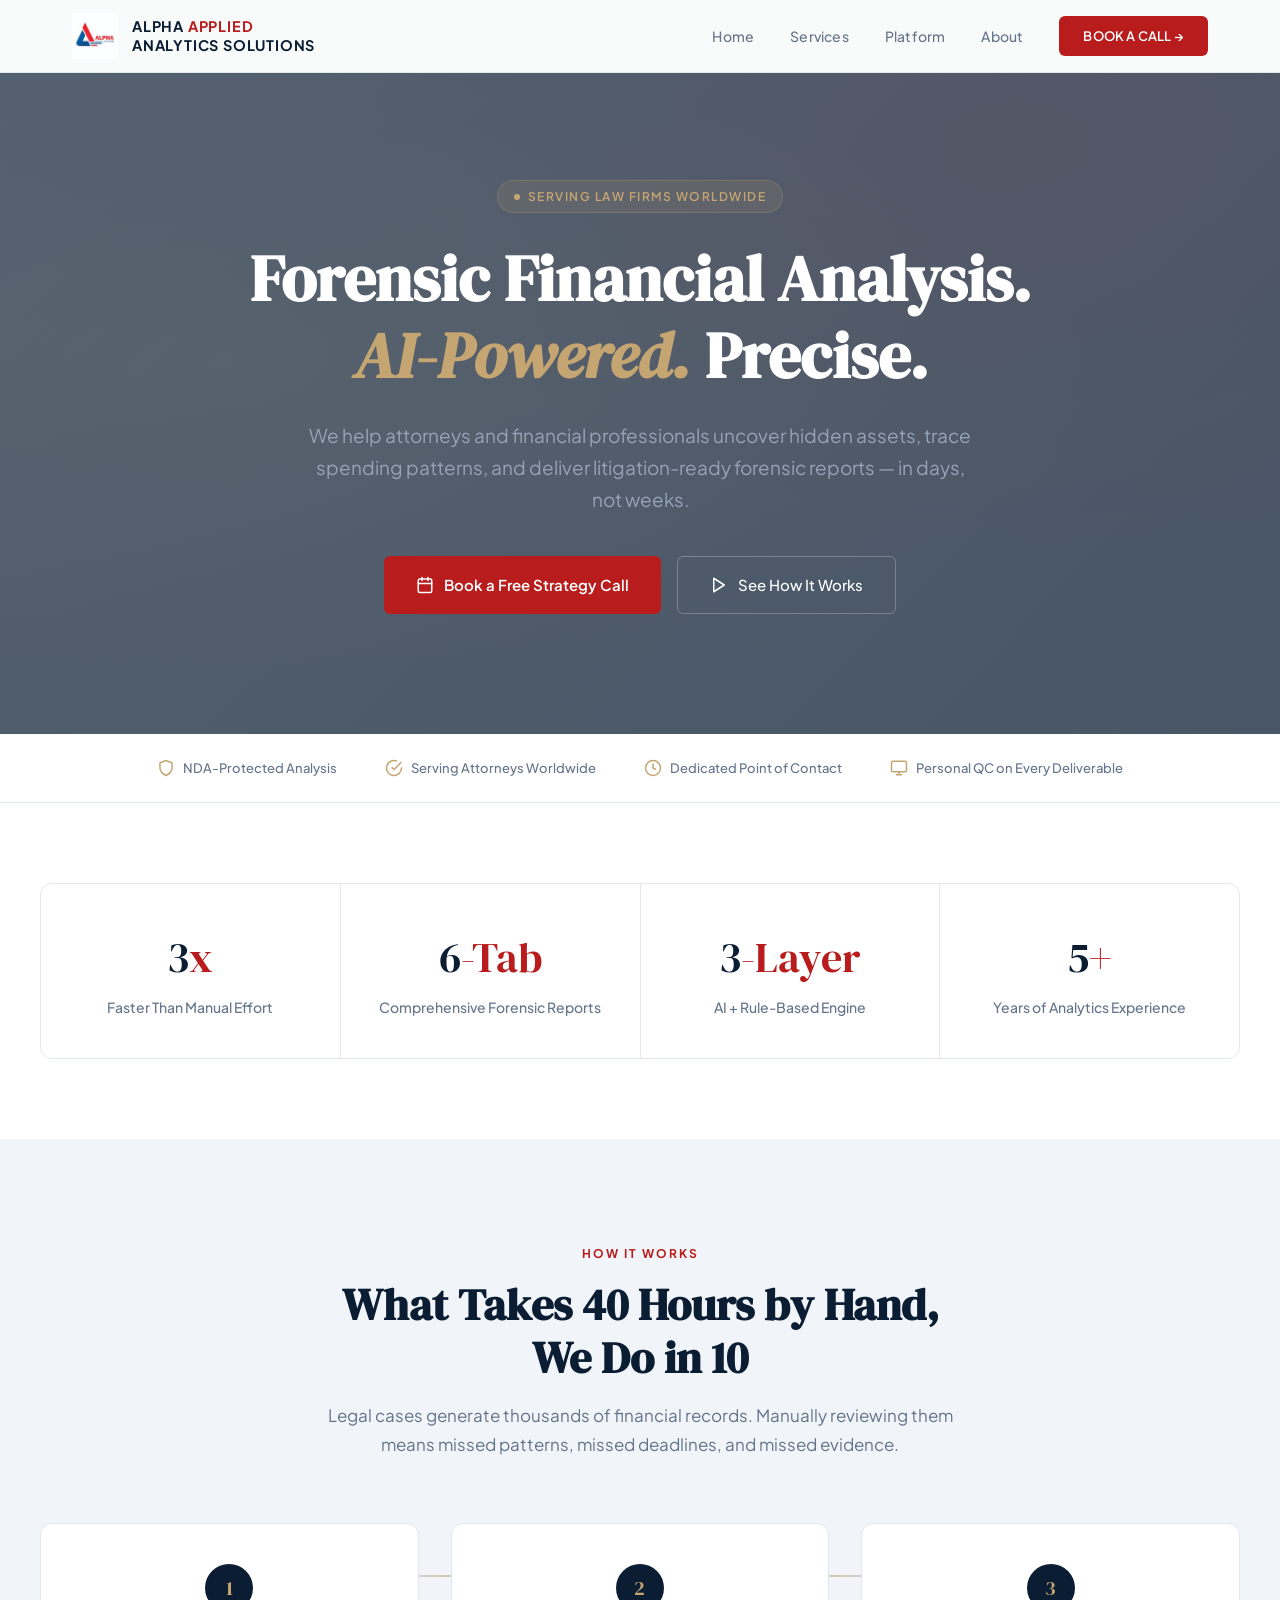
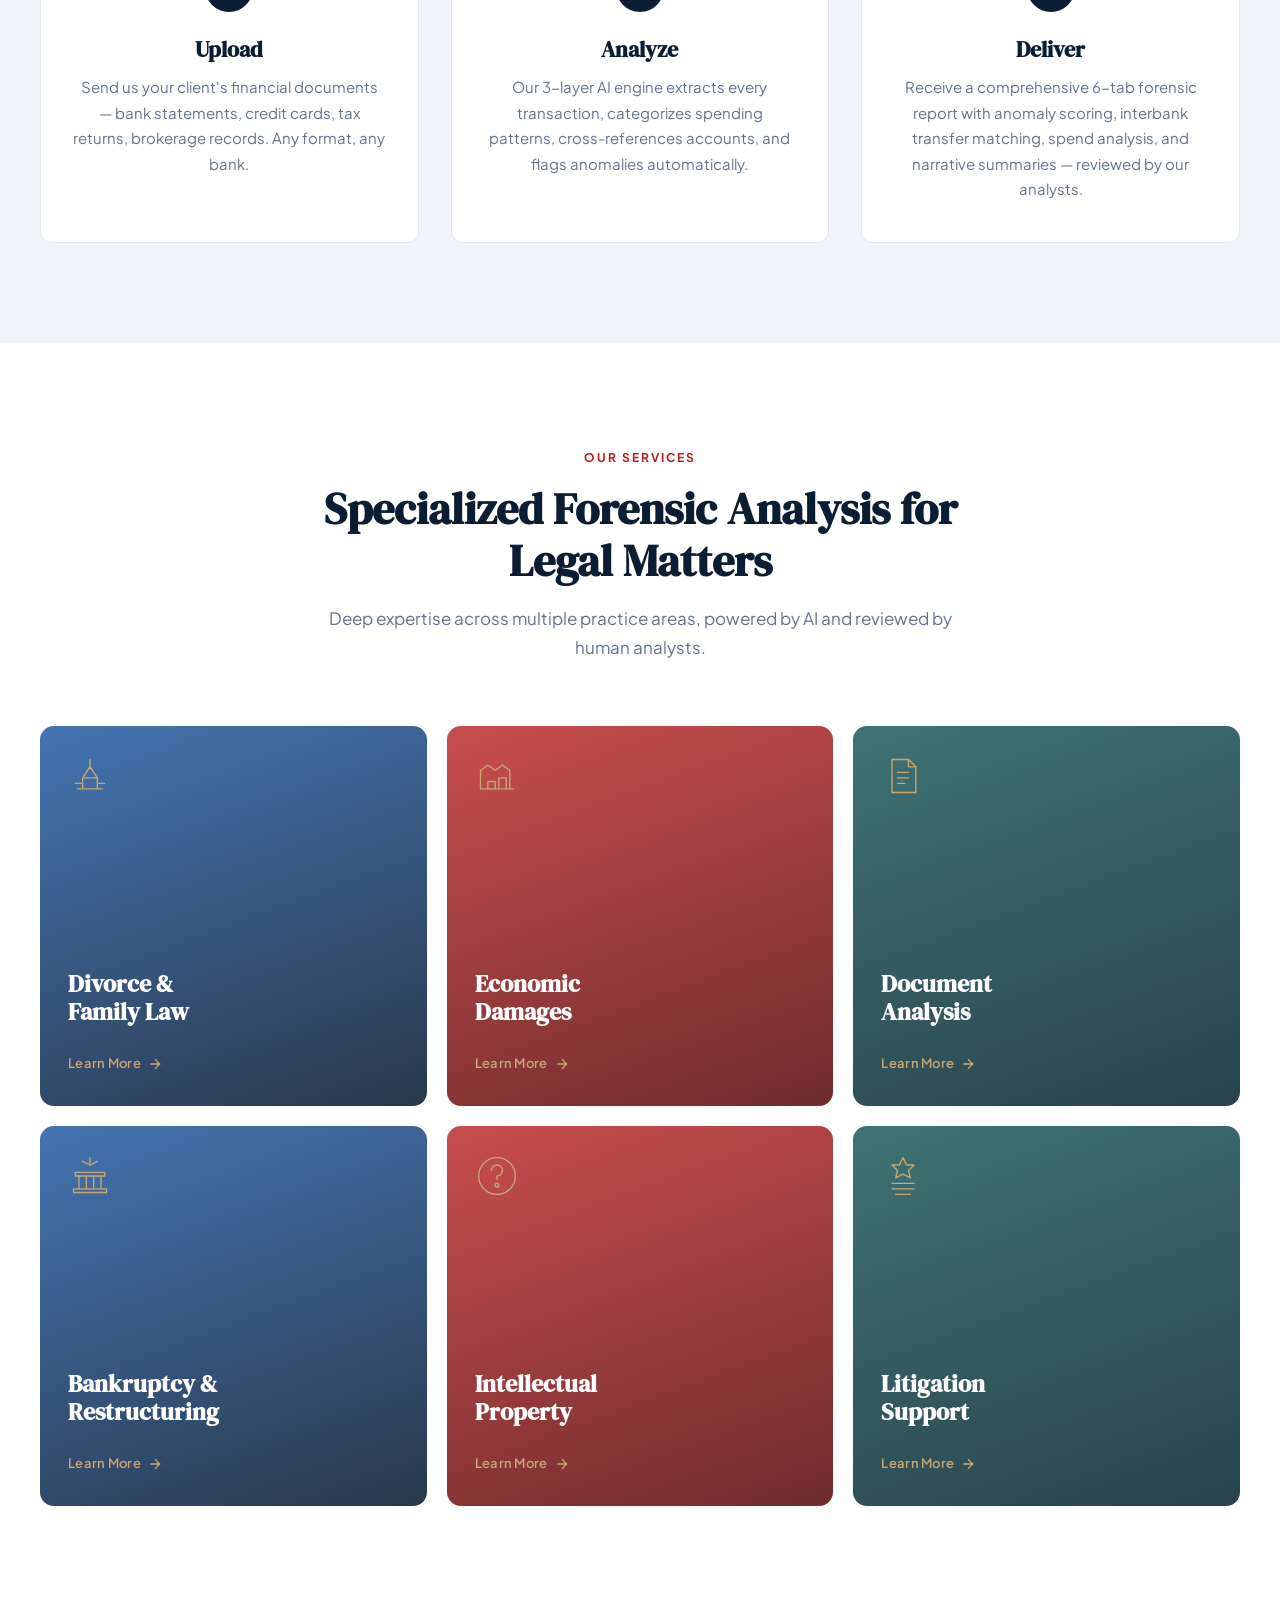
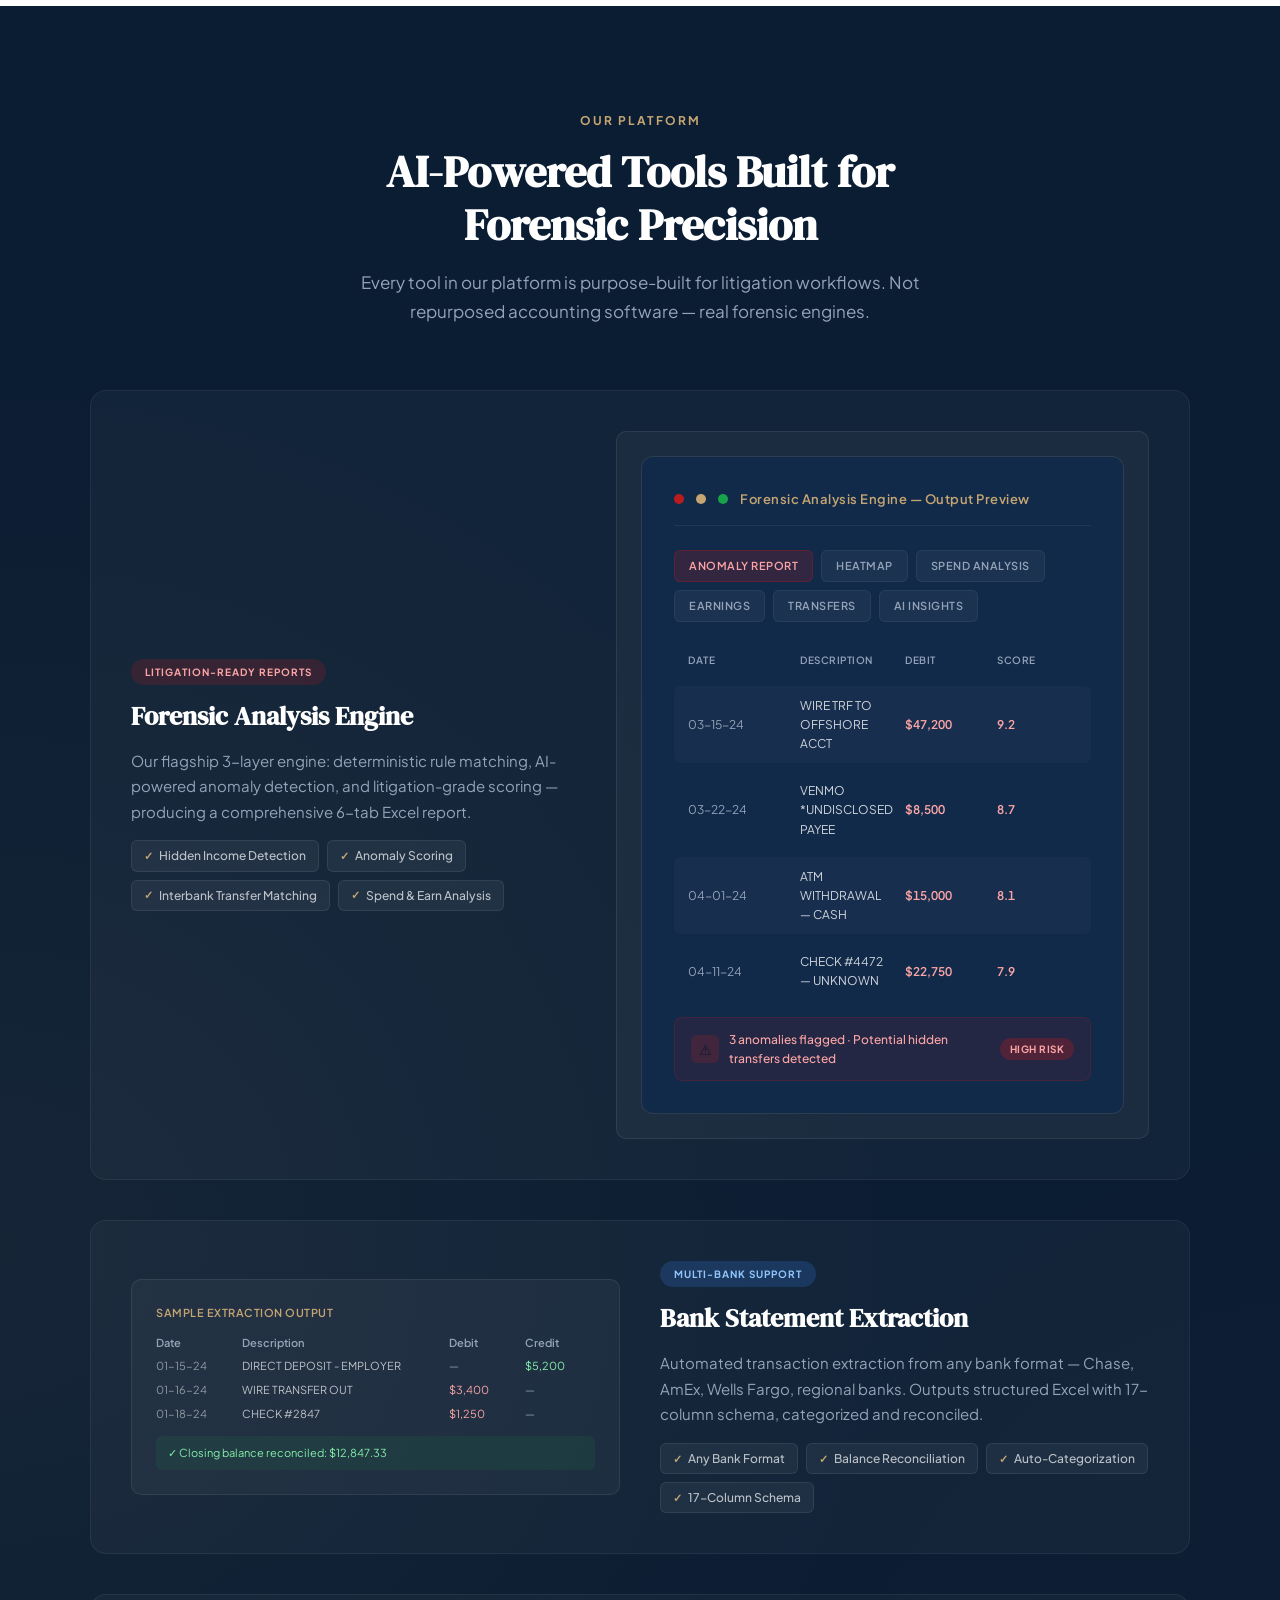
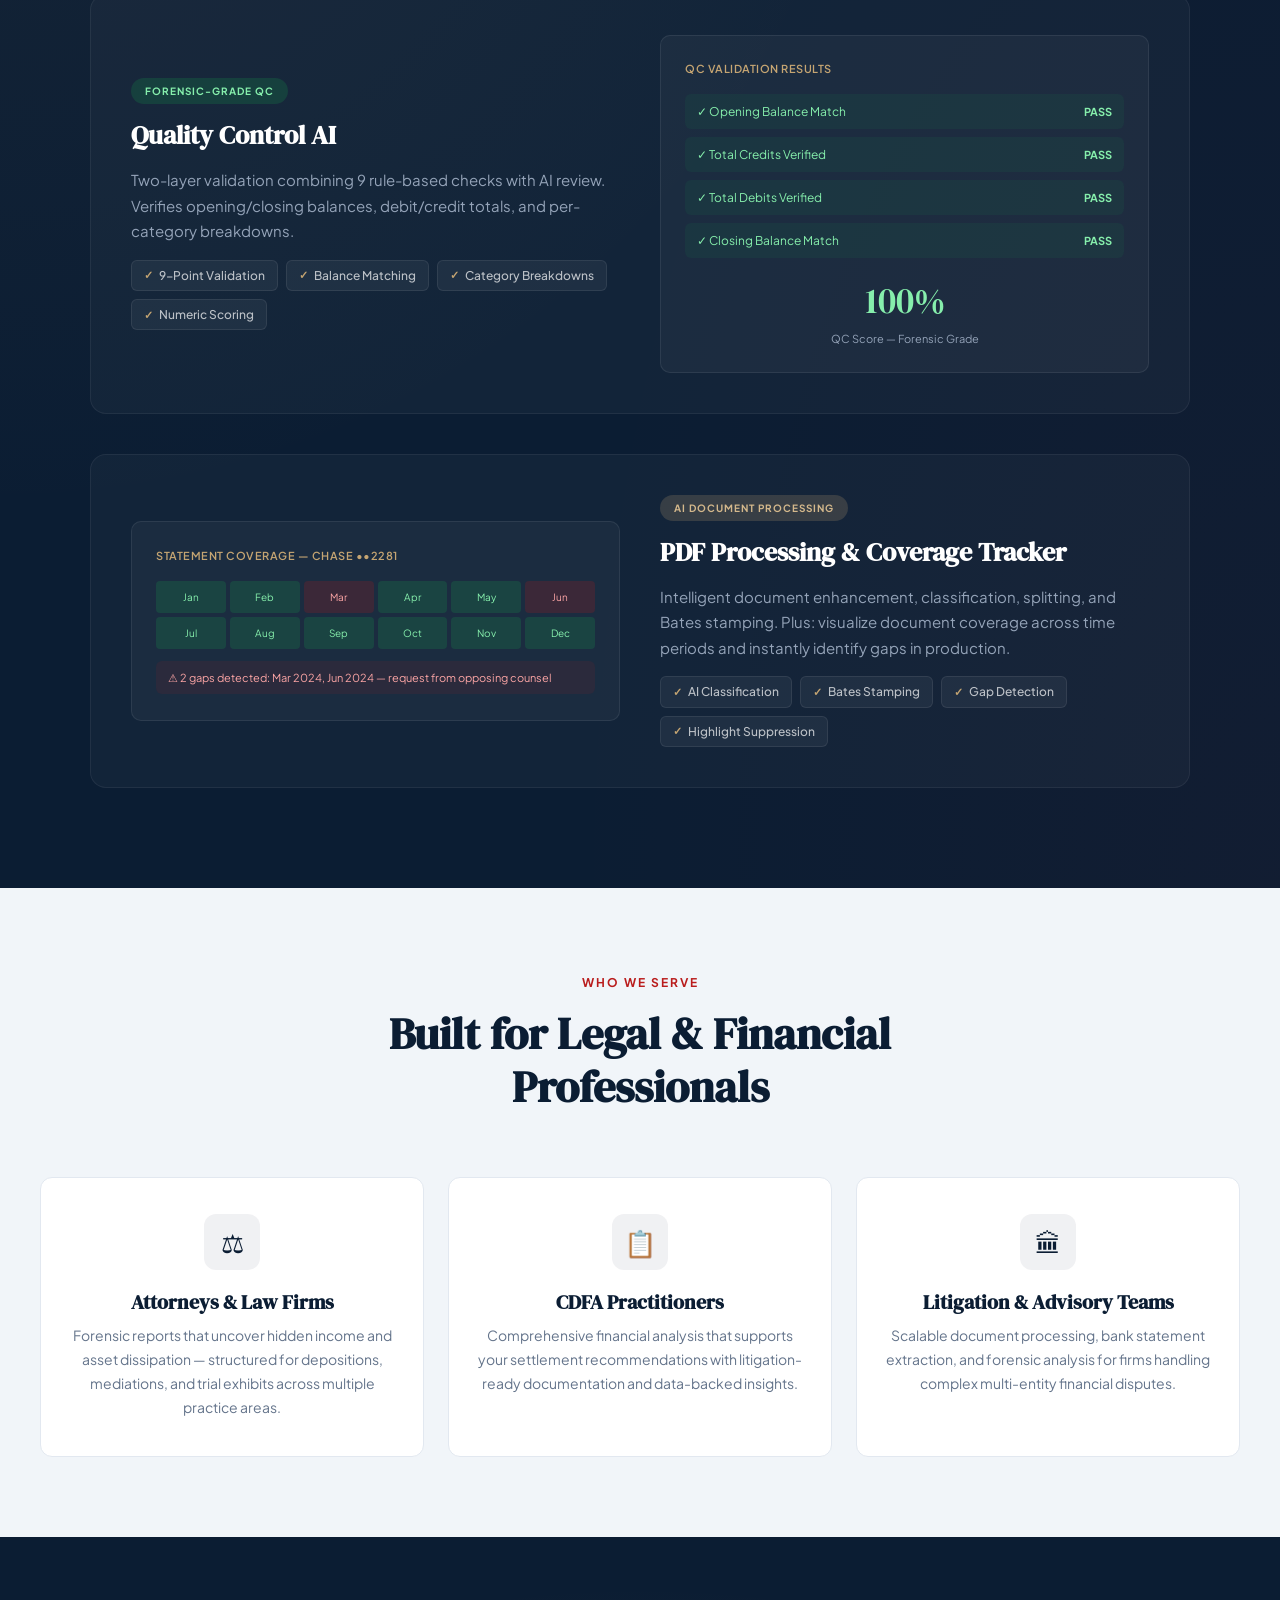
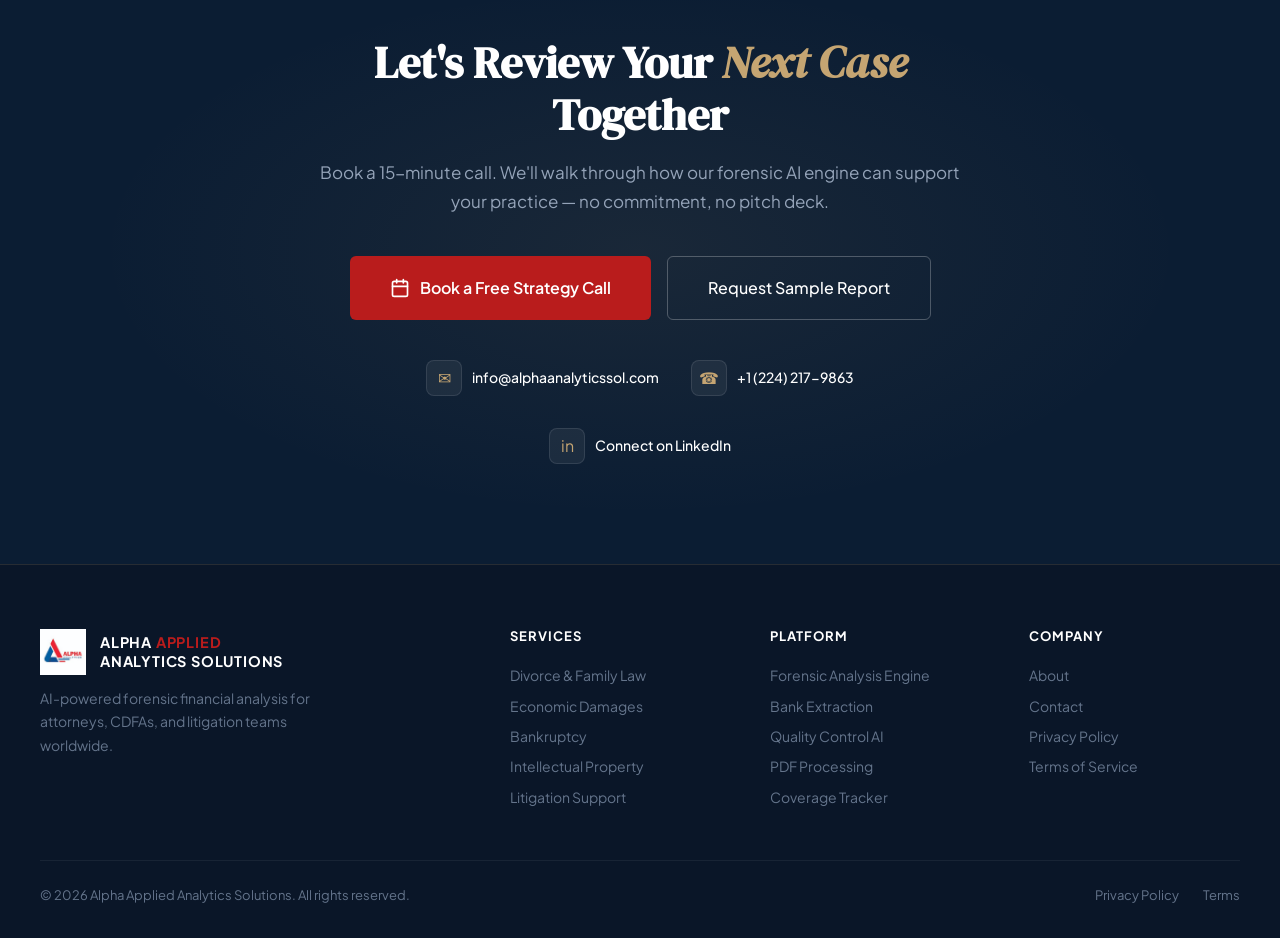
<file: index.html>
<!DOCTYPE html>
<html lang="en">
<head>
<meta charset="UTF-8">
<meta name="viewport" content="width=device-width, initial-scale=1.0">
<title>Alpha Applied Analytics Solutions — AI-Powered Legal & Financial Analytics</title>
<meta name="description" content="AI-powered forensic financial analysis for law firms and financial professionals. Forensic reports, hidden income detection, and bank statement extraction.">
<link rel="preconnect" href="https://fonts.googleapis.com">
<link rel="preconnect" href="https://fonts.gstatic.com" crossorigin>
<link href="https://fonts.googleapis.com/css2?family=DM+Serif+Display:ital@0;1&family=Plus+Jakarta+Sans:wght@300;400;500;600;700&display=swap" rel="stylesheet">
<style>
:root {
  --navy: #0B1D33;
  --navy-deep: #091729;
  --navy-light: #122A4A;
  --navy-mid: #0F2440;
  --crimson: #B91C1C;
  --crimson-hover: #991B1B;
  --gold: #C5A572;
  --gold-light: #D4B88C;
  --slate: #64748B;
  --slate-light: #94A3B8;
  --off-white: #F8F9FA;
  --white: #FFFFFF;
  --border: #E2E8F0;
  --bg-subtle: #F1F5F9;
}

* { margin: 0; padding: 0; box-sizing: border-box; }
html { scroll-behavior: smooth; }

body {
  font-family: 'Plus Jakarta Sans', sans-serif;
  color: var(--navy);
  line-height: 1.6;
  overflow-x: hidden;
  -webkit-font-smoothing: antialiased;
}

h1, h2, h3, h4 {
  font-family: 'DM Serif Display', serif;
  line-height: 1.2;
}

/* ===== NAVBAR ===== */
.navbar {
  position: fixed;
  top: 0;
  left: 0;
  right: 0;
  z-index: 100;
  background: rgba(255,255,255,0.97);
  backdrop-filter: blur(12px);
  border-bottom: 1px solid var(--border);
  transition: box-shadow 0.3s;
}
.navbar.scrolled { box-shadow: 0 2px 24px rgba(11,29,51,0.08); }

.nav-inner {
  max-width: 1200px;
  margin: 0 auto;
  padding: 0 32px;
  height: 72px;
  display: flex;
  align-items: center;
  justify-content: space-between;
}

.nav-logo {
  display: flex;
  align-items: center;
  gap: 14px;
  text-decoration: none;
}
.nav-logo img {
  width: 46px;
  height: 46px;
  object-fit: contain;
}
.nav-logo-text {
  font-family: 'Plus Jakarta Sans', sans-serif;
  font-weight: 700;
  font-size: 14.5px;
  letter-spacing: 0.8px;
  color: var(--navy);
  text-transform: uppercase;
  line-height: 1.3;
}
.nav-logo-text .accent { color: var(--crimson); }

.nav-links {
  display: flex;
  align-items: center;
  gap: 36px;
  list-style: none;
}
.nav-links a {
  text-decoration: none;
  font-size: 14px;
  font-weight: 500;
  color: var(--slate);
  transition: color 0.2s;
  letter-spacing: 0.2px;
}
.nav-links a:hover { color: var(--navy); }

.nav-cta {
  display: inline-flex;
  align-items: center;
  gap: 8px;
  padding: 10px 24px;
  background: var(--crimson);
  color: white !important;
  border-radius: 6px;
  font-weight: 600 !important;
  font-size: 13px !important;
  text-transform: uppercase;
  letter-spacing: 0.8px;
  transition: background 0.2s, transform 0.2s;
}
.nav-cta:hover {
  background: var(--crimson-hover) !important;
  transform: translateY(-1px);
}

.mobile-toggle {
  display: none;
  background: none;
  border: none;
  cursor: pointer;
  width: 32px;
  height: 32px;
  flex-direction: column;
  justify-content: center;
  align-items: center;
  gap: 5px;
}
.mobile-toggle span {
  display: block;
  width: 22px;
  height: 2px;
  background: var(--navy);
  border-radius: 2px;
  transition: 0.3s;
}

/* ===== HERO ===== */
.hero {
  padding: 180px 32px 120px;
  background: 
    linear-gradient(135deg, rgba(11,29,51,0.70) 0%, rgba(11,29,51,0.75) 100%),
    url('https://images.unsplash.com/photo-1589829545856-d10d557cf95f?w=1920&q=95') center/cover;
  position: relative;
  overflow: hidden;
}
.hero::before {
  content: '';
  position: absolute;
  inset: 0;
  background:
    radial-gradient(ellipse at 20% 50%, rgba(197,165,114,0.06) 0%, transparent 60%),
    radial-gradient(ellipse at 80% 20%, rgba(185,28,28,0.05) 0%, transparent 50%);
}

.hero-inner {
  max-width: 1200px;
  margin: 0 auto;
  position: relative;
  z-index: 1;
  text-align: center;
}

.hero-badge {
  display: inline-flex;
  align-items: center;
  gap: 8px;
  padding: 6px 16px;
  background: rgba(197,165,114,0.12);
  border: 1px solid rgba(197,165,114,0.25);
  border-radius: 100px;
  font-size: 12px;
  font-weight: 600;
  color: var(--gold);
  text-transform: uppercase;
  letter-spacing: 1.5px;
  margin-bottom: 28px;
  animation: fadeInUp 0.6s ease both;
}
.hero-badge::before {
  content: '';
  width: 6px; height: 6px;
  background: var(--gold);
  border-radius: 50%;
  animation: pulse 2s infinite;
}

.hero h1 {
  font-size: clamp(44px, 6vw, 64px);
  color: white;
  margin-bottom: 24px;
  animation: fadeInUp 0.6s ease 0.1s both;
  max-width: 900px;
  margin-left: auto;
  margin-right: auto;
}
.hero h1 em {
  font-style: italic;
  color: var(--gold);
}

.hero-sub {
  font-size: 19px;
  color: var(--slate-light);
  line-height: 1.7;
  margin-bottom: 40px;
  max-width: 680px;
  margin-left: auto;
  margin-right: auto;
  animation: fadeInUp 0.6s ease 0.2s both;
}

.hero-ctas {
  display: flex;
  gap: 16px;
  flex-wrap: wrap;
  animation: fadeInUp 0.6s ease 0.3s both;
  justify-content: center;
}

.btn-primary {
  display: inline-flex;
  align-items: center;
  gap: 10px;
  padding: 16px 32px;
  background: var(--crimson);
  color: white;
  border: none;
  border-radius: 6px;
  font-family: 'Plus Jakarta Sans', sans-serif;
  font-size: 15px;
  font-weight: 600;
  cursor: pointer;
  transition: all 0.2s;
  text-decoration: none;
}
.btn-primary:hover {
  background: var(--crimson-hover);
  transform: translateY(-2px);
  box-shadow: 0 8px 24px rgba(185,28,28,0.3);
}

.btn-secondary {
  display: inline-flex;
  align-items: center;
  gap: 10px;
  padding: 16px 32px;
  background: transparent;
  color: white;
  border: 1px solid rgba(255,255,255,0.25);
  border-radius: 6px;
  font-family: 'Plus Jakarta Sans', sans-serif;
  font-size: 15px;
  font-weight: 500;
  cursor: pointer;
  transition: all 0.2s;
  text-decoration: none;
}
.btn-secondary:hover {
  border-color: rgba(255,255,255,0.5);
  background: rgba(255,255,255,0.05);
}

/* ===== TRUST BAR ===== */
.trust-bar {
  background: white;
  border-bottom: 1px solid var(--border);
  padding: 24px 32px;
}
.trust-bar-inner {
  max-width: 1200px;
  margin: 0 auto;
  display: flex;
  align-items: center;
  justify-content: center;
  gap: 48px;
  flex-wrap: wrap;
}
.trust-item {
  display: flex;
  align-items: center;
  gap: 8px;
  font-size: 13px;
  color: var(--slate);
  font-weight: 500;
}
.trust-item svg { width: 18px; height: 18px; color: var(--gold); }

/* ===== STATS ===== */
.stats { padding: 80px 32px; background: white; }
.stats-inner {
  max-width: 1200px;
  margin: 0 auto;
  display: grid;
  grid-template-columns: repeat(4, 1fr);
  gap: 1px;
  background: var(--border);
  border: 1px solid var(--border);
  border-radius: 12px;
  overflow: hidden;
}
.stat-item { background: white; padding: 40px 32px; text-align: center; }
.stat-number {
  font-family: 'DM Serif Display', serif;
  font-size: 42px;
  color: var(--navy);
  margin-bottom: 4px;
}
.stat-number span { color: var(--crimson); }
.stat-label { font-size: 14px; color: var(--slate); font-weight: 500; }

/* ===== HOW IT WORKS ===== */
.how-it-works { padding: 100px 32px; background: var(--bg-subtle); }

.section-header {
  text-align: center;
  max-width: 640px;
  margin: 0 auto 64px;
}
.section-label {
  display: inline-block;
  font-size: 12px;
  font-weight: 700;
  color: var(--crimson);
  text-transform: uppercase;
  letter-spacing: 2px;
  margin-bottom: 16px;
}
.section-header h2 {
  font-size: clamp(32px, 4vw, 44px);
  color: var(--navy);
  margin-bottom: 16px;
}
.section-header p {
  font-size: 17px;
  color: var(--slate);
  line-height: 1.7;
}

.steps-grid {
  max-width: 1200px;
  margin: 0 auto;
  display: grid;
  grid-template-columns: repeat(3, 1fr);
  gap: 32px;
  position: relative;
}
.steps-grid::before {
  content: '';
  position: absolute;
  top: 52px;
  left: 20%; right: 20%;
  height: 2px;
  background: linear-gradient(90deg, var(--border), var(--gold), var(--border));
  z-index: 0;
}
.step-card {
  background: white;
  border-radius: 12px;
  padding: 40px 32px;
  text-align: center;
  position: relative;
  z-index: 1;
  border: 1px solid var(--border);
  transition: transform 0.3s, box-shadow 0.3s;
}
.step-card:hover {
  transform: translateY(-4px);
  box-shadow: 0 12px 40px rgba(11,29,51,0.08);
}
.step-number {
  width: 48px; height: 48px;
  background: var(--navy);
  border-radius: 50%;
  display: flex;
  align-items: center;
  justify-content: center;
  font-family: 'DM Serif Display', serif;
  font-size: 20px;
  color: var(--gold);
  margin: 0 auto 24px;
}
.step-card h3 { font-size: 22px; color: var(--navy); margin-bottom: 12px; }
.step-card p { font-size: 15px; color: var(--slate); line-height: 1.7; }

/* ===== SERVICES ===== */
.services { padding: 100px 32px; background: white; }
.services-grid {
  max-width: 1200px;
  margin: 0 auto;
  display: grid;
  grid-template-columns: repeat(3, 1fr);
  gap: 20px;
}

.service-card {
  position: relative;
  border-radius: 14px;
  overflow: hidden;
  height: 380px;
  cursor: pointer;
  transition: transform 0.4s ease, box-shadow 0.4s ease;
}
.service-card:hover {
  transform: translateY(-6px);
  box-shadow: 0 20px 50px rgba(11,29,51,0.2);
}

.service-card .card-bg {
  position: absolute;
  inset: 0;
  background-size: cover;
  background-position: center;
  transition: transform 0.6s ease;
}
.service-card:hover .card-bg {
  transform: scale(1.06);
}

.service-card .card-overlay {
  position: absolute;
  inset: 0;
  transition: opacity 0.4s ease;
}
.service-card.blue .card-overlay {
  background: linear-gradient(160deg, rgba(27,86,160,0.82) 0%, rgba(11,29,51,0.88) 100%);
}
.service-card.crimson .card-overlay {
  background: linear-gradient(160deg, rgba(185,28,28,0.78) 0%, rgba(91,14,14,0.88) 100%);
}
.service-card.teal .card-overlay {
  background: linear-gradient(160deg, rgba(15,80,80,0.80) 0%, rgba(11,41,51,0.88) 100%);
}
.service-card:hover .card-overlay {
  opacity: 0.92;
}

.service-card .card-content {
  position: relative;
  z-index: 2;
  height: 100%;
  display: flex;
  flex-direction: column;
  justify-content: flex-end;
  padding: 32px 28px;
}

.service-card .card-icon {
  position: absolute;
  top: 28px;
  left: 28px;
  z-index: 2;
}
.service-card .card-icon svg {
  width: 44px;
  height: 44px;
  stroke: var(--gold);
  fill: none;
  stroke-width: 1.5;
  stroke-linecap: round;
  stroke-linejoin: round;
}

.service-card h3 {
  font-size: 24px;
  color: white;
  margin-bottom: 10px;
}
.service-card p {
  font-size: 13.5px;
  color: rgba(255,255,255,0.78);
  line-height: 1.65;
  margin-bottom: 16px;
  max-height: 0;
  overflow: hidden;
  opacity: 0;
  transition: max-height 0.4s ease, opacity 0.3s ease;
}
.service-card:hover p {
  max-height: 100px;
  opacity: 1;
}

.service-card .learn-more {
  display: inline-flex;
  align-items: center;
  gap: 6px;
  font-size: 13px;
  font-weight: 600;
  color: var(--gold);
  text-decoration: none;
  letter-spacing: 0.3px;
  transition: gap 0.3s;
}
.service-card:hover .learn-more { gap: 10px; }
.service-card .learn-more svg {
  width: 16px;
  height: 16px;
  stroke: var(--gold);
  fill: none;
  stroke-width: 2;
  transition: transform 0.3s;
}
.service-card:hover .learn-more svg { transform: translateX(2px); }

/* ===== PLATFORM / TOOLS ===== */
.platform {
  padding: 100px 32px;
  background: var(--navy);
  position: relative;
  overflow: hidden;
}
.platform::before {
  content: '';
  position: absolute;
  inset: 0;
  background:
    radial-gradient(ellipse at 0% 50%, rgba(197,165,114,0.06) 0%, transparent 50%),
    radial-gradient(ellipse at 100% 100%, rgba(185,28,28,0.04) 0%, transparent 40%);
}
.platform .section-label { color: var(--gold); }
.platform .section-header h2 { color: white; }
.platform .section-header p { color: var(--slate-light); }

.tool-showcase {
  max-width: 1100px;
  margin: 0 auto;
  display: flex;
  flex-direction: column;
  gap: 40px;
  position: relative;
  z-index: 1;
}
.tool-row {
  display: grid;
  grid-template-columns: 1fr 1fr;
  gap: 40px;
  align-items: center;
  background: rgba(255,255,255,0.03);
  border: 1px solid rgba(255,255,255,0.06);
  border-radius: 16px;
  padding: 40px;
  transition: border-color 0.3s;
}
.tool-row:hover { border-color: rgba(197,165,114,0.2); }
.tool-row.reverse { direction: rtl; }
.tool-row.reverse > * { direction: ltr; }

.tool-info { display: flex; flex-direction: column; gap: 16px; }
.tool-badge {
  display: inline-flex;
  align-self: flex-start;
  padding: 5px 14px;
  border-radius: 100px;
  font-size: 10px;
  font-weight: 700;
  text-transform: uppercase;
  letter-spacing: 1px;
}
.tool-badge.red { background: rgba(185,28,28,0.2); color: #FCA5A5; }
.tool-badge.blue { background: rgba(59,130,246,0.2); color: #93C5FD; }
.tool-badge.green { background: rgba(22,163,74,0.2); color: #86EFAC; }
.tool-badge.gold { background: rgba(197,165,114,0.2); color: var(--gold-light); }

.tool-info h3 { font-size: 26px; color: white; }
.tool-info p { font-size: 15px; color: var(--slate-light); line-height: 1.7; }
.tool-features { display: flex; flex-wrap: wrap; gap: 8px; }
.tool-feature {
  display: inline-flex;
  align-items: center;
  gap: 6px;
  padding: 5px 12px;
  background: rgba(255,255,255,0.05);
  border: 1px solid rgba(255,255,255,0.08);
  border-radius: 6px;
  font-size: 12px;
  color: rgba(255,255,255,0.7);
  font-weight: 500;
}
.tool-feature::before { content: '✓'; color: var(--gold); font-size: 11px; font-weight: 700; }

.tool-visual {
  background: rgba(255,255,255,0.04);
  border: 1px solid rgba(255,255,255,0.08);
  border-radius: 10px;
  padding: 24px;
  min-height: 200px;
  display: flex;
  flex-direction: column;
  justify-content: center;
}

/* Forensic Card (moved from hero) */
.forensic-card {
  background: var(--navy-light);
  border: 1px solid rgba(197,165,114,0.15);
  border-radius: 12px;
  padding: 32px;
}
.forensic-card-header {
  display: flex;
  align-items: center;
  gap: 12px;
  margin-bottom: 24px;
  padding-bottom: 16px;
  border-bottom: 1px solid rgba(255,255,255,0.06);
}
.forensic-card-dot { width: 10px; height: 10px; border-radius: 50%; }
.forensic-card-title {
  font-family: 'Plus Jakarta Sans', sans-serif;
  font-size: 13px;
  font-weight: 600;
  color: var(--gold);
  letter-spacing: 0.5px;
}

.forensic-tabs {
  display: flex;
  gap: 8px;
  margin-bottom: 20px;
  flex-wrap: wrap;
}
.forensic-tab {
  padding: 6px 14px;
  border-radius: 6px;
  font-size: 11px;
  font-weight: 600;
  text-transform: uppercase;
  letter-spacing: 0.5px;
}
.forensic-tab.active {
  background: rgba(185,28,28,0.2);
  color: #FCA5A5;
  border: 1px solid rgba(185,28,28,0.3);
}
.forensic-tab.inactive {
  background: rgba(255,255,255,0.04);
  color: var(--slate-light);
  border: 1px solid rgba(255,255,255,0.06);
}

.forensic-data-rows { display: flex; flex-direction: column; gap: 8px; }
.forensic-data-row {
  display: grid;
  grid-template-columns: 100px 1fr 80px 80px;
  gap: 12px;
  padding: 10px 14px;
  border-radius: 6px;
  font-size: 12px;
  align-items: center;
}
.forensic-data-row.header {
  color: var(--slate-light);
  font-weight: 600;
  text-transform: uppercase;
  letter-spacing: 0.5px;
  font-size: 10px;
}
.forensic-data-row.even { background: rgba(255,255,255,0.02); }
.forensic-data-row .date { color: var(--slate-light); }
.forensic-data-row .desc { color: rgba(255,255,255,0.8); }
.forensic-data-row .amount { color: #FCA5A5; font-weight: 600; font-variant-numeric: tabular-nums; }
.forensic-data-row .amount.credit { color: #86EFAC; }

.forensic-anomaly {
  margin-top: 16px;
  padding: 12px 16px;
  background: rgba(185,28,28,0.1);
  border: 1px solid rgba(185,28,28,0.2);
  border-radius: 8px;
  display: flex;
  align-items: center;
  gap: 10px;
}
.forensic-anomaly-icon {
  width: 28px; height: 28px;
  background: rgba(185,28,28,0.2);
  border-radius: 6px;
  display: flex;
  align-items: center;
  justify-content: center;
  font-size: 14px;
  flex-shrink: 0;
}
.forensic-anomaly-text { font-size: 12px; color: #FCA5A5; font-weight: 500; }
.forensic-anomaly-tag {
  margin-left: auto;
  padding: 3px 10px;
  background: rgba(185,28,28,0.3);
  border-radius: 100px;
  font-size: 10px;
  font-weight: 700;
  color: #FCA5A5;
  text-transform: uppercase;
  letter-spacing: 0.5px;
  white-space: nowrap;
}

/* ===== WHO WE SERVE ===== */
.audience { padding: 80px 32px; background: var(--bg-subtle); }
.audience-inner { max-width: 1200px; margin: 0 auto; text-align: center; }
.audience-grid {
  display: grid;
  grid-template-columns: repeat(3, 1fr);
  gap: 24px;
  margin-top: 48px;
}
.audience-card {
  background: white;
  border: 1px solid var(--border);
  border-radius: 12px;
  padding: 36px 28px;
  transition: all 0.3s;
}
.audience-card:hover { transform: translateY(-4px); box-shadow: 0 12px 40px rgba(11,29,51,0.08); }
.audience-card-icon {
  width: 56px; height: 56px;
  background: rgba(11,29,51,0.06);
  border-radius: 12px;
  display: flex;
  align-items: center;
  justify-content: center;
  font-size: 26px;
  margin: 0 auto 20px;
}
.audience-card h3 { font-size: 20px; color: var(--navy); margin-bottom: 10px; }
.audience-card p { font-size: 14px; color: var(--slate); line-height: 1.7; }

/* ===== CTA ===== */
.cta-section {
  padding: 100px 32px;
  background: var(--navy);
  text-align: center;
  position: relative;
  overflow: hidden;
}
.cta-section::before {
  content: '';
  position: absolute;
  inset: 0;
  background: radial-gradient(ellipse at 50% 50%, rgba(197,165,114,0.08) 0%, transparent 60%);
}
.cta-inner { max-width: 640px; margin: 0 auto; position: relative; z-index: 1; }
.cta-section h2 {
  font-size: clamp(32px, 4vw, 44px);
  color: white;
  margin-bottom: 16px;
}
.cta-section h2 em { font-style: italic; color: var(--gold); }
.cta-sub {
  font-size: 17px;
  color: var(--slate-light);
  line-height: 1.7;
  margin-bottom: 40px;
}
.cta-buttons { display: flex; gap: 16px; justify-content: center; flex-wrap: wrap; margin-bottom: 40px; }

.cta-contact-row { display: flex; justify-content: center; gap: 32px; flex-wrap: wrap; }
.cta-contact-item {
  display: flex;
  align-items: center;
  gap: 10px;
  font-size: 14px;
  color: var(--slate-light);
}
.cta-contact-item a {
  color: white;
  text-decoration: none;
  font-weight: 500;
}
.cta-contact-item a:hover { color: var(--gold); }
.cta-contact-icon {
  width: 36px; height: 36px;
  background: rgba(255,255,255,0.06);
  border: 1px solid rgba(255,255,255,0.1);
  border-radius: 8px;
  display: flex;
  align-items: center;
  justify-content: center;
  font-size: 16px;
  color: var(--gold);
}

/* ===== FOOTER ===== */
.footer {
  background: #0A1628;
  padding: 64px 32px 32px;
  border-top: 1px solid rgba(197,165,114,0.15);
}
.footer-inner { max-width: 1200px; margin: 0 auto; }
.footer-grid {
  display: grid;
  grid-template-columns: 2fr 1fr 1fr 1fr;
  gap: 48px;
  margin-bottom: 48px;
}
.footer-brand p {
  font-size: 14px;
  color: var(--slate);
  line-height: 1.7;
  margin-top: 12px;
  max-width: 280px;
}
.footer-col h4 {
  font-family: 'Plus Jakarta Sans', sans-serif;
  font-size: 13px;
  font-weight: 700;
  color: white;
  text-transform: uppercase;
  letter-spacing: 1px;
  margin-bottom: 16px;
}
.footer-col a {
  display: block;
  font-size: 14px;
  color: var(--slate);
  text-decoration: none;
  padding: 4px 0;
  transition: color 0.2s;
}
.footer-col a:hover { color: var(--gold); }

.footer-bottom {
  padding-top: 24px;
  border-top: 1px solid rgba(255,255,255,0.06);
  display: flex;
  justify-content: space-between;
  align-items: center;
  flex-wrap: wrap;
  gap: 12px;
}
.footer-bottom p { font-size: 13px; color: var(--slate); }
.footer-bottom-links { display: flex; gap: 24px; }
.footer-bottom-links a { font-size: 13px; color: var(--slate); text-decoration: none; transition: color 0.2s; }
.footer-bottom-links a:hover { color: var(--gold); }

/* ===== ANIMATIONS ===== */
@keyframes fadeInUp {
  from { opacity: 0; transform: translateY(20px); }
  to { opacity: 1; transform: translateY(0); }
}
@keyframes pulse {
  0%, 100% { opacity: 1; }
  50% { opacity: 0.4; }
}

/* ===== RESPONSIVE ===== */
@media (max-width: 1024px) {
  .stats-inner { grid-template-columns: repeat(2, 1fr); }
  .services-grid { grid-template-columns: repeat(2, 1fr); }
  .tool-row, .tool-row.reverse { grid-template-columns: 1fr; direction: ltr; }
  .tool-row.reverse > * { direction: ltr; }
  .footer-grid { grid-template-columns: 1fr 1fr; }
}
@media (max-width: 768px) {
  .nav-links { display: none; }
  .nav-links.show {
    display: flex;
    flex-direction: column;
    position: absolute;
    top: 72px;
    left: 0; right: 0;
    background: white;
    padding: 24px 32px;
    border-bottom: 1px solid var(--border);
    box-shadow: 0 12px 32px rgba(0,0,0,0.1);
  }
  .mobile-toggle { display: flex; }
  .hero { padding: 140px 20px 80px; }
  .hero h1 { font-size: 38px; }
  .stats-inner { grid-template-columns: 1fr 1fr; }
  .steps-grid { grid-template-columns: 1fr; }
  .steps-grid::before { display: none; }
  .services-grid { grid-template-columns: 1fr; }
  .audience-grid { grid-template-columns: 1fr; }
  .footer-grid { grid-template-columns: 1fr; gap: 32px; }
  .forensic-data-row { grid-template-columns: 70px 1fr 60px 60px; font-size: 10px; }
  .cta-contact-row { flex-direction: column; align-items: center; }
}
@media (max-width: 480px) {
  .stats-inner { grid-template-columns: 1fr; }
  .hero-ctas { flex-direction: column; }
  .hero-ctas .btn-primary, .hero-ctas .btn-secondary { width: 100%; justify-content: center; }
  .trust-bar-inner { gap: 24px; }
}
</style>
</head>
<body>

<!-- ===== NAVBAR ===== -->
<nav class="navbar" id="navbar">
  <div class="nav-inner">
    <a href="index.html" class="nav-logo">
      <img src="./images/logo.png" alt="Alpha Applied Analytics Solutions">
      <div class="nav-logo-text">Alpha <span class="accent">Applied</span><br>Analytics Solutions</div>
    </a>
    <ul class="nav-links">
      <li><a href="#top">Home</a></li>
      <li><a href="#services">Services</a></li>
      <li><a href="#platform">Platform</a></li>
      <li><a href="#how-it-works">About</a></li>
      <li><a href="#contact" class="nav-cta">Book a Call →</a></li>
    </ul>
    <button class="mobile-toggle" onclick="document.querySelector('.nav-links').classList.toggle('show')">
      <span></span><span></span><span></span>
    </button>
  </div>
</nav>

<!-- ===== HERO ===== -->
<section class="hero" id="top">
  <div class="hero-inner">
    <div class="hero-badge">Serving Law Firms Worldwide</div>
    <h1>Forensic Financial Analysis.<br><em>AI-Powered.</em> Precise.</h1>
    <p class="hero-sub">We help attorneys and financial professionals uncover hidden assets, trace spending patterns, and deliver litigation-ready forensic reports — in days, not weeks.</p>
    <div class="hero-ctas">
      <a href="#contact" class="btn-primary">
        <svg width="18" height="18" viewBox="0 0 24 24" fill="none" stroke="currentColor" stroke-width="2" stroke-linecap="round" stroke-linejoin="round"><rect x="3" y="4" width="18" height="18" rx="2" ry="2"/><line x1="16" y1="2" x2="16" y2="6"/><line x1="8" y1="2" x2="8" y2="6"/><line x1="3" y1="10" x2="21" y2="10"/></svg>
        Book a Free Strategy Call
      </a>
      <a href="#platform" class="btn-secondary">
        <svg width="18" height="18" viewBox="0 0 24 24" fill="none" stroke="currentColor" stroke-width="2" stroke-linecap="round" stroke-linejoin="round"><polygon points="5 3 19 12 5 21 5 3"/></svg>
        See How It Works
      </a>
    </div>
  </div>
</section>

<!-- ===== TRUST BAR ===== -->
<div class="trust-bar">
  <div class="trust-bar-inner">
    <div class="trust-item">
      <svg viewBox="0 0 24 24" fill="none" stroke="currentColor" stroke-width="2"><path d="M12 22s8-4 8-10V5l-8-3-8 3v7c0 6 8 10 8 10z"/></svg>
      NDA-Protected Analysis
    </div>
    <div class="trust-item">
      <svg viewBox="0 0 24 24" fill="none" stroke="currentColor" stroke-width="2"><path d="M22 11.08V12a10 10 0 1 1-5.93-9.14"/><polyline points="22 4 12 14.01 9 11.01"/></svg>
      Serving Attorneys Worldwide
    </div>
    <div class="trust-item">
      <svg viewBox="0 0 24 24" fill="none" stroke="currentColor" stroke-width="2"><circle cx="12" cy="12" r="10"/><polyline points="12 6 12 12 16 14"/></svg>
      Dedicated Point of Contact
    </div>
    <div class="trust-item">
      <svg viewBox="0 0 24 24" fill="none" stroke="currentColor" stroke-width="2"><rect x="2" y="3" width="20" height="14" rx="2" ry="2"/><line x1="8" y1="21" x2="16" y2="21"/><line x1="12" y1="17" x2="12" y2="21"/></svg>
      Personal QC on Every Deliverable
    </div>
  </div>
</div>

<!-- ===== STATS ===== -->
<section class="stats">
  <div class="stats-inner">
    <div class="stat-item">
      <div class="stat-number">3<span>x</span></div>
      <div class="stat-label">Faster Than Manual Effort</div>
    </div>
    <div class="stat-item">
      <div class="stat-number">6<span>-Tab</span></div>
      <div class="stat-label">Comprehensive Forensic Reports</div>
    </div>
    <div class="stat-item">
      <div class="stat-number">3<span>-Layer</span></div>
      <div class="stat-label">AI + Rule-Based Engine</div>
    </div>
    <div class="stat-item">
      <div class="stat-number">5<span>+</span></div>
      <div class="stat-label">Years of Analytics Experience</div>
    </div>
  </div>
</section>

<!-- ===== HOW IT WORKS ===== -->
<section class="how-it-works" id="how-it-works">
  <div class="section-header">
    <span class="section-label">How It Works</span>
    <h2>What Takes 40 Hours by Hand, We Do in 10</h2>
    <p>Legal cases generate thousands of financial records. Manually reviewing them means missed patterns, missed deadlines, and missed evidence.</p>
  </div>
  <div class="steps-grid">
    <div class="step-card">
      <div class="step-number">1</div>
      <h3>Upload</h3>
      <p>Send us your client's financial documents — bank statements, credit cards, tax returns, brokerage records. Any format, any bank.</p>
    </div>
    <div class="step-card">
      <div class="step-number">2</div>
      <h3>Analyze</h3>
      <p>Our 3-layer AI engine extracts every transaction, categorizes spending patterns, cross-references accounts, and flags anomalies automatically.</p>
    </div>
    <div class="step-card">
      <div class="step-number">3</div>
      <h3>Deliver</h3>
      <p>Receive a comprehensive 6-tab forensic report with anomaly scoring, interbank transfer matching, spend analysis, and narrative summaries — reviewed by our analysts.</p>
    </div>
  </div>
</section>

<!-- ===== SERVICES ===== -->
<section class="services" id="services">
  <div class="section-header">
    <span class="section-label">Our Services</span>
    <h2>Specialized Forensic Analysis for Legal Matters</h2>
    <p>Deep expertise across multiple practice areas, powered by AI and reviewed by human analysts.</p>
  </div>
  <div class="services-grid">

    <!-- Divorce & Family Law -->
    <div class="service-card blue">
      <div class="card-bg" style="background-image:url('https://images.unsplash.com/photo-1450101499163-c8848c66ca85?w=600&q=80');"></div>
      <div class="card-overlay"></div>
      <div class="card-icon">
        <svg viewBox="0 0 48 48"><path d="M24 6v8M24 14l-8 12h16L24 14zM10 38h28M16 26v12M32 26v12M8 32h8M32 32h8"/></svg>
      </div>
      <div class="card-content">
        <h3>Divorce &amp;<br>Family Law</h3>
        <p>Identify hidden income patterns, trace marital asset dissipation, and produce forensic reports for property division.</p>
        <a href="divorcefamilylaw.html" class="learn-more">Learn More <svg viewBox="0 0 24 24"><path d="M5 12h14M12 5l7 7-7 7"/></svg></a>
      </div>
    </div>

    <!-- Economic Damages -->
    <div class="service-card crimson">
      <div class="card-bg" style="background-image:url('https://images.unsplash.com/photo-1611974789855-9c2a0a7236a3?w=600&q=80');"></div>
      <div class="card-overlay"></div>
      <div class="card-icon">
        <svg viewBox="0 0 48 48"><path d="M6 38V18l8-6 8 6 8-6 8 6v20"/><path d="M14 38v-8h8v8M26 38v-12h8v12"/><path d="M6 38h36"/></svg>
      </div>
      <div class="card-content">
        <h3>Economic<br>Damages</h3>
        <p>Precise damage calculations, lost profits analysis, and business valuation backed by AI-verified computations.</p>
        <a href="economicdamages.html" class="learn-more">Learn More <svg viewBox="0 0 24 24"><path d="M5 12h14M12 5l7 7-7 7"/></svg></a>
      </div>
    </div>

    <!-- Document Analysis -->
    <div class="service-card teal">
      <div class="card-bg" style="background-image:url('https://images.unsplash.com/photo-1450101499163-c8848c66ca85?w=600&q=80');"></div>
      <div class="card-overlay"></div>
      <div class="card-icon">
        <svg viewBox="0 0 48 48"><path d="M12 6h18l8 8v28H12V6z"/><path d="M30 6v8h8"/><path d="M18 20h12M18 26h12M18 32h8"/></svg>
      </div>
      <div class="card-content">
        <h3>Document<br>Analysis</h3>
        <p>AI-powered extraction and structuring of financial records into organized, searchable formats ready for production.</p>
        <a href="documentanalysis.html" class="learn-more">Learn More <svg viewBox="0 0 24 24"><path d="M5 12h14M12 5l7 7-7 7"/></svg></a>
      </div>
    </div>

    <!-- Bankruptcy & Restructuring -->
    <div class="service-card blue">
      <div class="card-bg" style="background-image:url('https://images.unsplash.com/photo-1556761175-b413da4baf72?w=600&q=80');"></div>
      <div class="card-overlay"></div>
      <div class="card-icon">
        <svg viewBox="0 0 48 48"><path d="M24 4v8M16 8l8 4 8-4"/><path d="M8 20h32v4H8z"/><path d="M12 24v14M20 24v14M28 24v14M36 24v14"/><path d="M6 38h36v4H6z"/></svg>
      </div>
      <div class="card-content">
        <h3>Bankruptcy &amp;<br>Restructuring</h3>
        <p>Comprehensive financial tracing, asset reconstruction, and preference analysis for bankruptcy proceedings.</p>
        <a href="bankruptcyrestructuring.html" class="learn-more">Learn More <svg viewBox="0 0 24 24"><path d="M5 12h14M12 5l7 7-7 7"/></svg></a>
      </div>
    </div>

    <!-- Intellectual Property -->
    <div class="service-card crimson">
      <div class="card-bg" style="background-image:url('https://images.unsplash.com/photo-1451187580459-43490279c0fa?w=600&q=80');"></div>
      <div class="card-overlay"></div>
      <div class="card-icon">
        <svg viewBox="0 0 48 48"><path d="M24 44c11.046 0 20-8.954 20-20S35.046 4 24 4 4 12.954 4 24s8.954 20 20 20z"/><path d="M18 18c0-3.314 2.686-6 6-6s6 2.686 6 6-2.686 6-6 6v4"/><circle cx="24" cy="34" r="2"/></svg>
      </div>
      <div class="card-content">
        <h3>Intellectual<br>Property</h3>
        <p>IP valuation, infringement analysis, and damage assessment for patent and trade secret disputes.</p>
        <a href="intellectualproperty.html" class="learn-more">Learn More <svg viewBox="0 0 24 24"><path d="M5 12h14M12 5l7 7-7 7"/></svg></a>
      </div>
    </div>

    <!-- Litigation Support -->
    <div class="service-card teal">
      <div class="card-bg" style="background-image:url('https://images.unsplash.com/photo-1589391886645-d51941baf7fb?w=600&q=80');"></div>
      <div class="card-overlay"></div>
      <div class="card-icon">
        <svg viewBox="0 0 48 48"><path d="M24 4l4 8h8l-6 6 2 8-8-4-8 4 2-8-6-6h8z"/><path d="M12 32h24M12 38h24M16 44h16"/></svg>
      </div>
      <div class="card-content">
        <h3>Litigation<br>Support</h3>
        <p>Strategic consulting, expert testimony preparation, financial investigation, and trial-ready analytics.</p>
        <a href="litigationsupport.html" class="learn-more">Learn More <svg viewBox="0 0 24 24"><path d="M5 12h14M12 5l7 7-7 7"/></svg></a>
      </div>
    </div>

  </div>
</section>

<!-- ===== PLATFORM / TOOLS ===== -->
<section class="platform" id="platform">
  <div class="section-header">
    <span class="section-label">Our Platform</span>
    <h2>AI-Powered Tools Built for Forensic Precision</h2>
    <p>Every tool in our platform is purpose-built for litigation workflows. Not repurposed accounting software — real forensic engines.</p>
  </div>
  <div class="tool-showcase">
    <!-- Tool 1: Forensic Analysis Engine (with card from hero) -->
    <div class="tool-row">
      <div class="tool-info">
        <span class="tool-badge red">Litigation-Ready Reports</span>
        <h3>Forensic Analysis Engine</h3>
        <p>Our flagship 3-layer engine: deterministic rule matching, AI-powered anomaly detection, and litigation-grade scoring — producing a comprehensive 6-tab Excel report.</p>
        <div class="tool-features">
          <span class="tool-feature">Hidden Income Detection</span>
          <span class="tool-feature">Anomaly Scoring</span>
          <span class="tool-feature">Interbank Transfer Matching</span>
          <span class="tool-feature">Spend &amp; Earn Analysis</span>
        </div>
      </div>
      <div class="tool-visual">
        <div class="forensic-card">
          <div class="forensic-card-header">
            <div class="forensic-card-dot" style="background: var(--crimson);"></div>
            <div class="forensic-card-dot" style="background: var(--gold);"></div>
            <div class="forensic-card-dot" style="background: #16A34A;"></div>
            <span class="forensic-card-title">Forensic Analysis Engine — Output Preview</span>
          </div>
          <div class="forensic-tabs">
            <span class="forensic-tab active">Anomaly Report</span>
            <span class="forensic-tab inactive">Heatmap</span>
            <span class="forensic-tab inactive">Spend Analysis</span>
            <span class="forensic-tab inactive">Earnings</span>
            <span class="forensic-tab inactive">Transfers</span>
            <span class="forensic-tab inactive">AI Insights</span>
          </div>
          <div class="forensic-data-rows">
            <div class="forensic-data-row header">
              <span>Date</span><span>Description</span><span>Debit</span><span>Score</span>
            </div>
            <div class="forensic-data-row even">
              <span class="date">03-15-24</span>
              <span class="desc">WIRE TRF TO OFFSHORE ACCT</span>
              <span class="amount">$47,200</span>
              <span class="amount">9.2</span>
            </div>
            <div class="forensic-data-row">
              <span class="date">03-22-24</span>
              <span class="desc">VENMO *UNDISCLOSED PAYEE</span>
              <span class="amount">$8,500</span>
              <span class="amount">8.7</span>
            </div>
            <div class="forensic-data-row even">
              <span class="date">04-01-24</span>
              <span class="desc">ATM WITHDRAWAL — CASH</span>
              <span class="amount">$15,000</span>
              <span class="amount">8.1</span>
            </div>
            <div class="forensic-data-row">
              <span class="date">04-11-24</span>
              <span class="desc">CHECK #4472 — UNKNOWN</span>
              <span class="amount">$22,750</span>
              <span class="amount">7.9</span>
            </div>
          </div>
          <div class="forensic-anomaly">
            <div class="forensic-anomaly-icon">⚠</div>
            <span class="forensic-anomaly-text">3 anomalies flagged · Potential hidden transfers detected</span>
            <span class="forensic-anomaly-tag">High Risk</span>
          </div>
        </div>
      </div>
    </div>
    <!-- Tool 2: Bank Extraction -->
    <div class="tool-row reverse">
      <div class="tool-info">
        <span class="tool-badge blue">Multi-Bank Support</span>
        <h3>Bank Statement Extraction</h3>
        <p>Automated transaction extraction from any bank format — Chase, AmEx, Wells Fargo, regional banks. Outputs structured Excel with 17-column schema, categorized and reconciled.</p>
        <div class="tool-features">
          <span class="tool-feature">Any Bank Format</span>
          <span class="tool-feature">Balance Reconciliation</span>
          <span class="tool-feature">Auto-Categorization</span>
          <span class="tool-feature">17-Column Schema</span>
        </div>
      </div>
      <div class="tool-visual">
        <div style="font-size:11px;color:var(--gold);margin-bottom:12px;font-weight:600;text-transform:uppercase;letter-spacing:0.5px;">Sample Extraction Output</div>
        <div style="display:grid;grid-template-columns:80px 1fr 70px 70px;gap:6px;font-size:11px;">
          <div style="color:var(--slate-light);font-weight:600;">Date</div><div style="color:var(--slate-light);font-weight:600;">Description</div><div style="color:var(--slate-light);font-weight:600;">Debit</div><div style="color:var(--slate-light);font-weight:600;">Credit</div>
          <div style="color:rgba(255,255,255,0.5);">01-15-24</div><div style="color:rgba(255,255,255,0.7);">DIRECT DEPOSIT - EMPLOYER</div><div style="color:var(--slate-light);">—</div><div style="color:#86EFAC;">$5,200</div>
          <div style="color:rgba(255,255,255,0.5);">01-16-24</div><div style="color:rgba(255,255,255,0.7);">WIRE TRANSFER OUT</div><div style="color:#FCA5A5;">$3,400</div><div style="color:var(--slate-light);">—</div>
          <div style="color:rgba(255,255,255,0.5);">01-18-24</div><div style="color:rgba(255,255,255,0.7);">CHECK #2847</div><div style="color:#FCA5A5;">$1,250</div><div style="color:var(--slate-light);">—</div>
        </div>
        <div style="margin-top:14px;padding:8px 12px;background:rgba(22,163,74,0.1);border-radius:6px;font-size:11px;color:#86EFAC;">✓ Closing balance reconciled: $12,847.33</div>
      </div>
    </div>
    <!-- Tool 3: Quality Control -->
    <div class="tool-row">
      <div class="tool-info">
        <span class="tool-badge green">Forensic-Grade QC</span>
        <h3>Quality Control AI</h3>
        <p>Two-layer validation combining 9 rule-based checks with AI review. Verifies opening/closing balances, debit/credit totals, and per-category breakdowns.</p>
        <div class="tool-features">
          <span class="tool-feature">9-Point Validation</span>
          <span class="tool-feature">Balance Matching</span>
          <span class="tool-feature">Category Breakdowns</span>
          <span class="tool-feature">Numeric Scoring</span>
        </div>
      </div>
      <div class="tool-visual">
        <div style="font-size:11px;color:var(--gold);margin-bottom:16px;font-weight:600;text-transform:uppercase;letter-spacing:0.5px;">QC Validation Results</div>
        <div style="display:flex;flex-direction:column;gap:8px;">
          <div style="display:flex;justify-content:space-between;align-items:center;padding:8px 12px;background:rgba(22,163,74,0.08);border-radius:6px;"><span style="color:#86EFAC;font-size:12px;">✓ Opening Balance Match</span><span style="color:#86EFAC;font-size:11px;font-weight:700;">PASS</span></div>
          <div style="display:flex;justify-content:space-between;align-items:center;padding:8px 12px;background:rgba(22,163,74,0.08);border-radius:6px;"><span style="color:#86EFAC;font-size:12px;">✓ Total Credits Verified</span><span style="color:#86EFAC;font-size:11px;font-weight:700;">PASS</span></div>
          <div style="display:flex;justify-content:space-between;align-items:center;padding:8px 12px;background:rgba(22,163,74,0.08);border-radius:6px;"><span style="color:#86EFAC;font-size:12px;">✓ Total Debits Verified</span><span style="color:#86EFAC;font-size:11px;font-weight:700;">PASS</span></div>
          <div style="display:flex;justify-content:space-between;align-items:center;padding:8px 12px;background:rgba(22,163,74,0.08);border-radius:6px;"><span style="color:#86EFAC;font-size:12px;">✓ Closing Balance Match</span><span style="color:#86EFAC;font-size:11px;font-weight:700;">PASS</span></div>
        </div>
        <div style="margin-top:14px;text-align:center;font-family:'DM Serif Display',serif;font-size:36px;color:#86EFAC;">100%</div>
        <div style="text-align:center;font-size:11px;color:var(--slate-light);">QC Score — Forensic Grade</div>
      </div>
    </div>
    <!-- Tool 4: PDF Processing + Coverage -->
    <div class="tool-row reverse">
      <div class="tool-info">
        <span class="tool-badge gold">AI Document Processing</span>
        <h3>PDF Processing &amp; Coverage Tracker</h3>
        <p>Intelligent document enhancement, classification, splitting, and Bates stamping. Plus: visualize document coverage across time periods and instantly identify gaps in production.</p>
        <div class="tool-features">
          <span class="tool-feature">AI Classification</span>
          <span class="tool-feature">Bates Stamping</span>
          <span class="tool-feature">Gap Detection</span>
          <span class="tool-feature">Highlight Suppression</span>
        </div>
      </div>
      <div class="tool-visual">
        <div style="font-size:11px;color:var(--gold);margin-bottom:16px;font-weight:600;text-transform:uppercase;letter-spacing:0.5px;">Statement Coverage — Chase ••2281</div>
        <div style="display:grid;grid-template-columns:repeat(6,1fr);gap:4px;">
          <div style="padding:8px 4px;background:rgba(22,163,74,0.2);border-radius:4px;text-align:center;font-size:10px;color:#86EFAC;">Jan</div>
          <div style="padding:8px 4px;background:rgba(22,163,74,0.2);border-radius:4px;text-align:center;font-size:10px;color:#86EFAC;">Feb</div>
          <div style="padding:8px 4px;background:rgba(185,28,28,0.2);border-radius:4px;text-align:center;font-size:10px;color:#FCA5A5;">Mar</div>
          <div style="padding:8px 4px;background:rgba(22,163,74,0.2);border-radius:4px;text-align:center;font-size:10px;color:#86EFAC;">Apr</div>
          <div style="padding:8px 4px;background:rgba(22,163,74,0.2);border-radius:4px;text-align:center;font-size:10px;color:#86EFAC;">May</div>
          <div style="padding:8px 4px;background:rgba(185,28,28,0.2);border-radius:4px;text-align:center;font-size:10px;color:#FCA5A5;">Jun</div>
          <div style="padding:8px 4px;background:rgba(22,163,74,0.2);border-radius:4px;text-align:center;font-size:10px;color:#86EFAC;">Jul</div>
          <div style="padding:8px 4px;background:rgba(22,163,74,0.2);border-radius:4px;text-align:center;font-size:10px;color:#86EFAC;">Aug</div>
          <div style="padding:8px 4px;background:rgba(22,163,74,0.2);border-radius:4px;text-align:center;font-size:10px;color:#86EFAC;">Sep</div>
          <div style="padding:8px 4px;background:rgba(22,163,74,0.2);border-radius:4px;text-align:center;font-size:10px;color:#86EFAC;">Oct</div>
          <div style="padding:8px 4px;background:rgba(22,163,74,0.2);border-radius:4px;text-align:center;font-size:10px;color:#86EFAC;">Nov</div>
          <div style="padding:8px 4px;background:rgba(22,163,74,0.2);border-radius:4px;text-align:center;font-size:10px;color:#86EFAC;">Dec</div>
        </div>
        <div style="margin-top:12px;padding:8px 12px;background:rgba(185,28,28,0.1);border-radius:6px;font-size:11px;color:#FCA5A5;">⚠ 2 gaps detected: Mar 2024, Jun 2024 — request from opposing counsel</div>
      </div>
    </div>
  </div>
</section>

<!-- ===== WHO WE SERVE ===== -->
<section class="audience">
  <div class="audience-inner">
    <div class="section-header">
      <span class="section-label">Who We Serve</span>
      <h2>Built for Legal &amp; Financial Professionals</h2>
    </div>
    <div class="audience-grid">
      <div class="audience-card">
        <div class="audience-card-icon">⚖</div>
        <h3>Attorneys &amp; Law Firms</h3>
        <p>Forensic reports that uncover hidden income and asset dissipation — structured for depositions, mediations, and trial exhibits across multiple practice areas.</p>
      </div>
      <div class="audience-card">
        <div class="audience-card-icon">📋</div>
        <h3>CDFA Practitioners</h3>
        <p>Comprehensive financial analysis that supports your settlement recommendations with litigation-ready documentation and data-backed insights.</p>
      </div>
      <div class="audience-card">
        <div class="audience-card-icon">🏛</div>
        <h3>Litigation &amp; Advisory Teams</h3>
        <p>Scalable document processing, bank statement extraction, and forensic analysis for firms handling complex multi-entity financial disputes.</p>
      </div>
    </div>
  </div>
</section>

<!-- ===== CTA ===== -->
<section class="cta-section" id="contact">
  <div class="cta-inner">
    <h2>Let's Review Your <em>Next Case</em> Together</h2>
    <p class="cta-sub">Book a 15-minute call. We'll walk through how our forensic AI engine can support your practice — no commitment, no pitch deck.</p>
    <div class="cta-buttons">
      <a href="mailto:info@alphaanalyticssol.com?subject=Strategy%20Call%20Request" class="btn-primary" style="font-size:16px;padding:18px 40px;">
        <svg width="20" height="20" viewBox="0 0 24 24" fill="none" stroke="currentColor" stroke-width="2" stroke-linecap="round" stroke-linejoin="round"><rect x="3" y="4" width="18" height="18" rx="2" ry="2"/><line x1="16" y1="2" x2="16" y2="6"/><line x1="8" y1="2" x2="8" y2="6"/><line x1="3" y1="10" x2="21" y2="10"/></svg>
        Book a Free Strategy Call
      </a>
      <a href="mailto:info@alphaanalyticssol.com?subject=Sample%20Report%20Request" class="btn-secondary" style="font-size:16px;padding:18px 40px;">
        Request Sample Report
      </a>
    </div>
    <div class="cta-contact-row">
      <div class="cta-contact-item">
        <div class="cta-contact-icon">✉</div>
        <a href="mailto:info@alphaanalyticssol.com">info@alphaanalyticssol.com</a>
      </div>
      <div class="cta-contact-item">
        <div class="cta-contact-icon">☎</div>
        <a href="tel:+12242179863">+1 (224) 217-9863</a>
      </div>
      <div class="cta-contact-item">
        <div class="cta-contact-icon">in</div>
        <a href="https://www.linkedin.com/company/alpha-applied-analytics-solutions" target="_blank">Connect on LinkedIn</a>
      </div>
    </div>
  </div>
</section>

<!-- ===== FOOTER ===== -->
<footer class="footer">
  <div class="footer-inner">
    <div class="footer-grid">
      <div class="footer-brand">
        <a href="index.html" class="nav-logo" style="margin-bottom:4px;">
          <img src="./images/logo.png" alt="Alpha Applied Analytics Solutions">
          <div class="nav-logo-text" style="color: white !important;">Alpha <span class="accent" style="color: var(--crimson) !important;">Applied</span><br>Analytics Solutions</div>
        </a>
        <p>AI-powered forensic financial analysis for attorneys, CDFAs, and litigation teams worldwide.</p>
      </div>
      <div class="footer-col">
        <h4>Services</h4>
        <a href="divorcefamilylaw.html">Divorce & Family Law</a>
        <a href="economicdamages.html">Economic Damages</a>
        <a href="bankruptcyrestructuring.html">Bankruptcy</a>
        <a href="intellectualproperty.html">Intellectual Property</a>
        <a href="litigationsupport.html">Litigation Support</a>
      </div>
      <div class="footer-col">
        <h4>Platform</h4>
        <a href="#platform">Forensic Analysis Engine</a>
        <a href="#platform">Bank Extraction</a>
        <a href="#platform">Quality Control AI</a>
        <a href="#platform">PDF Processing</a>
        <a href="#platform">Coverage Tracker</a>
      </div>
      <div class="footer-col">
        <h4>Company</h4>
        <a href="#how-it-works">About</a>
        <a href="#contact">Contact</a>
        <a href="privacypolicy.html">Privacy Policy</a>
        <a href="termsofservice.html">Terms of Service</a>
      </div>
    </div>
    <div class="footer-bottom">
      <p>© 2026 Alpha Applied Analytics Solutions. All rights reserved.</p>
      <div class="footer-bottom-links">
        <a href="privacypolicy.html">Privacy Policy</a>
        <a href="termsofservice.html">Terms</a>
      </div>
    </div>
  </div>
</footer>

<script>
// Navbar scroll effect
window.addEventListener('scroll', () => {
  document.getElementById('navbar').classList.toggle('scrolled', window.scrollY > 20);
});

// Smooth scroll
document.querySelectorAll('a[href^="#"]').forEach(anchor => {
  anchor.addEventListener('click', function(e) {
    const href = this.getAttribute('href');
    if (href === '#') {
      e.preventDefault();
      return;
    }
    e.preventDefault();
    const target = document.querySelector(href);
    if (target) target.scrollIntoView({ behavior: 'smooth', block: 'start' });
    document.querySelector('.nav-links').classList.remove('show');
  });
});
</script>
</body>
</html>
</file>
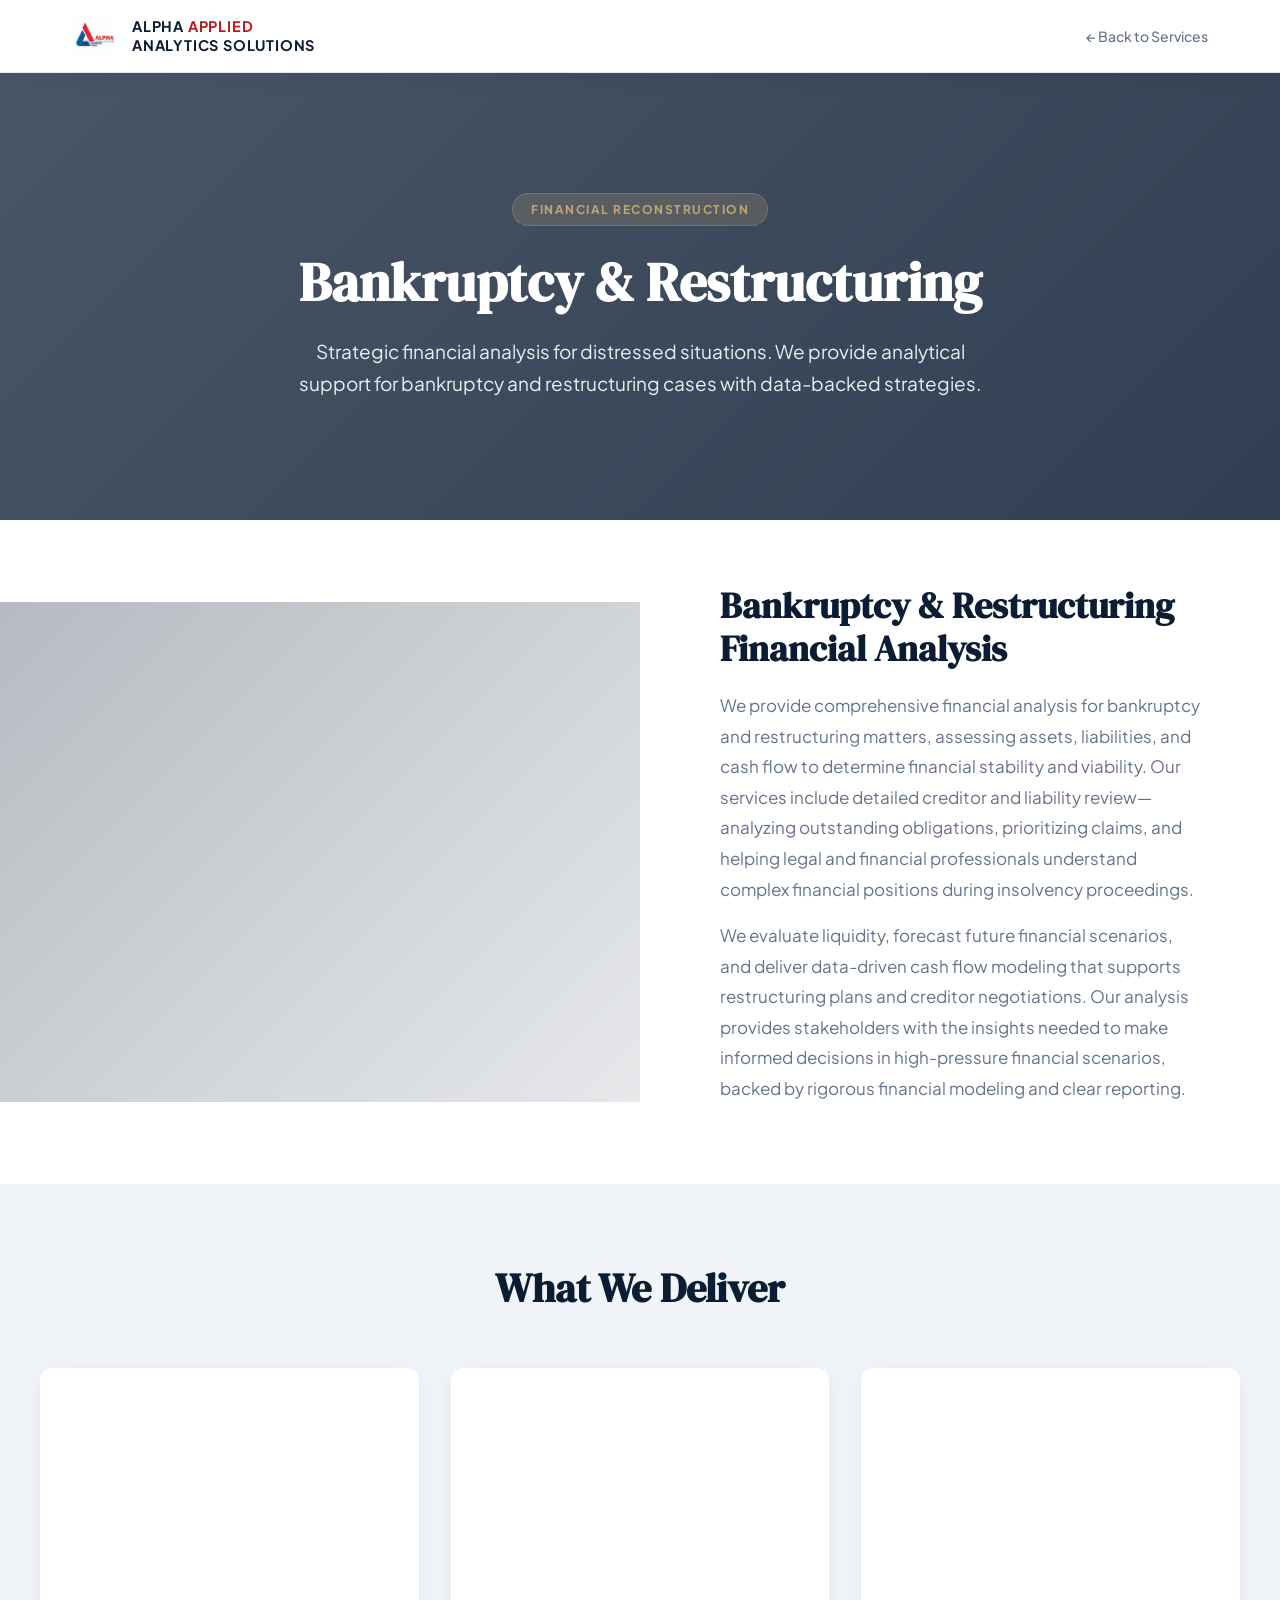
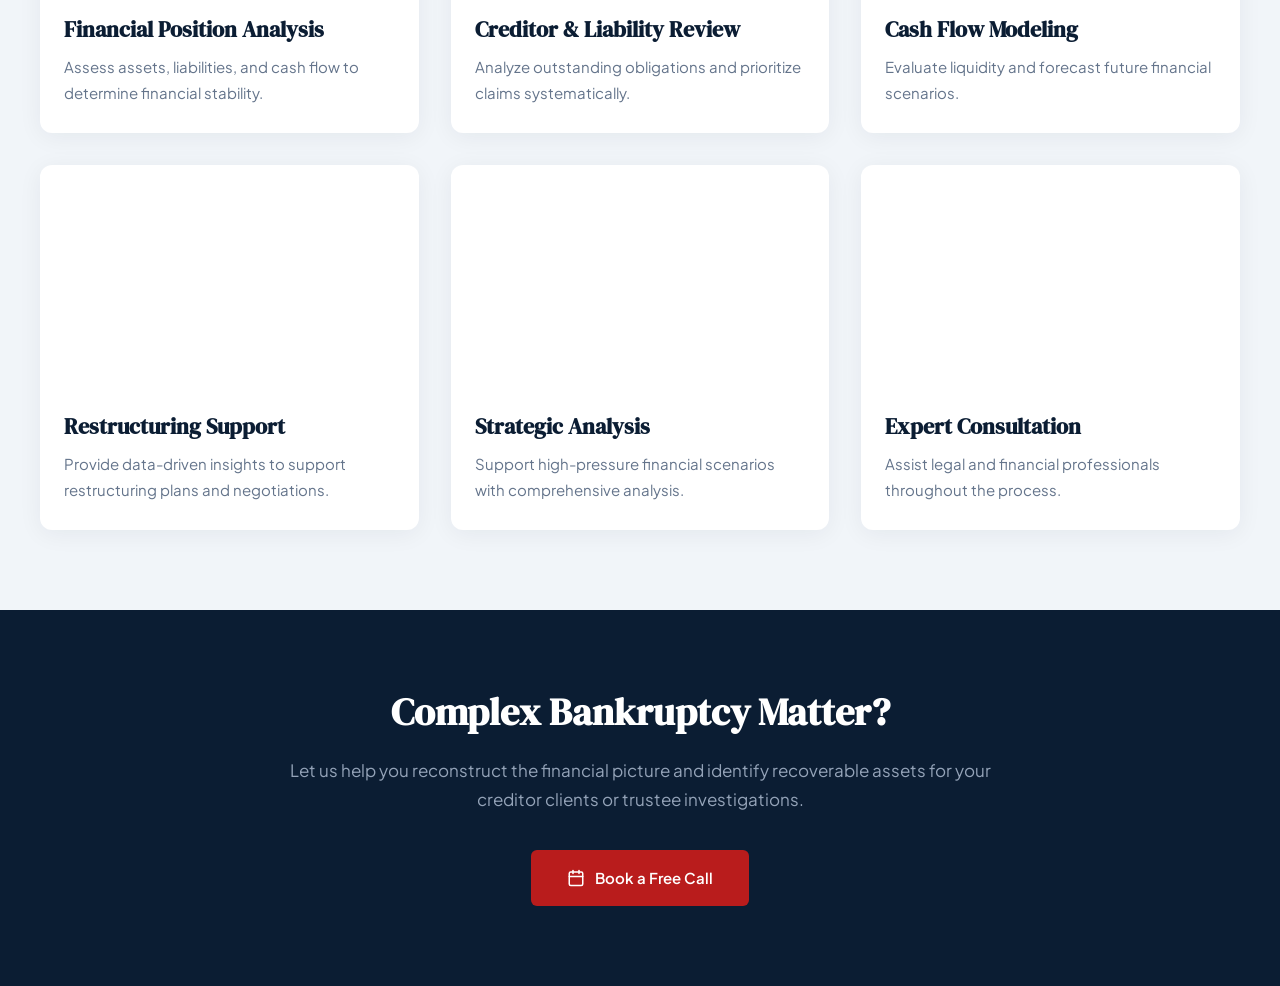
<file: bankruptcyrestructuring.html>
<!DOCTYPE html>
<html lang="en">
<head>
<meta charset="UTF-8">
<meta name="viewport" content="width=device-width, initial-scale=1.0">
<title>Bankruptcy & Restructuring — Alpha Applied Analytics Solutions</title>
<link rel="preconnect" href="https://fonts.googleapis.com">
<link rel="preconnect" href="https://fonts.gstatic.com" crossorigin>
<link href="https://fonts.googleapis.com/css2?family=DM+Serif+Display:ital@0;1&family=Plus+Jakarta+Sans:wght@300;400;500;600;700&display=swap" rel="stylesheet">
<style>
:root {
  --navy: #0B1D33;
  --crimson: #B91C1C;
  --crimson-hover: #991B1B;
  --gold: #C5A572;
  --slate: #64748B;
  --slate-light: #94A3B8;
  --white: #FFFFFF;
  --border: #E2E8F0;
  --bg-subtle: #F1F5F9;
}

* { margin: 0; padding: 0; box-sizing: border-box; }
html { scroll-behavior: smooth; }

body {
  font-family: 'Plus Jakarta Sans', sans-serif;
  color: var(--navy);
  line-height: 1.6;
}

h1, h2, h3 {
  font-family: 'DM Serif Display', serif;
  line-height: 1.2;
}

.navbar {
  background: white;
  border-bottom: 1px solid var(--border);
  box-shadow: 0 2px 24px rgba(11,29,51,0.06);
  position: sticky;
  top: 0;
  z-index: 100;
}
.nav-inner {
  max-width: 1200px;
  margin: 0 auto;
  padding: 0 32px;
  height: 72px;
  display: flex;
  align-items: center;
  justify-content: space-between;
}
.nav-logo {
  display: flex;
  align-items: center;
  gap: 14px;
  text-decoration: none;
}
.nav-logo img {
  width: 46px;
  height: 46px;
  object-fit: contain;
}
.nav-logo-text {
  font-weight: 700;
  font-size: 14.5px;
  letter-spacing: 0.8px;
  color: var(--navy);
  text-transform: uppercase;
  line-height: 1.3;
}
.nav-logo-text .accent { color: var(--crimson); }

.back-link {
  font-size: 14px;
  color: var(--slate);
  text-decoration: none;
  font-weight: 500;
  transition: color 0.2s;
}
.back-link:hover { color: var(--crimson); }

.service-hero {
  padding: 120px 32px 80px;
  background: linear-gradient(135deg, rgba(11,29,51,0.75) 0%, rgba(11,29,51,0.85) 100%),
              url('https://images.unsplash.com/photo-1450101499163-c8848c66ca85?w=1920&q=90') center/cover;
  color: white;
  text-align: center;
}
.service-hero h1 {
  font-size: clamp(38px, 5vw, 54px);
  margin-bottom: 20px;
  color: white;
}
.service-hero p {
  font-size: 19px;
  color: rgba(255,255,255,0.9);
  max-width: 720px;
  margin: 0 auto 40px;
  line-height: 1.7;
}
.service-badge {
  display: inline-block;
  padding: 6px 18px;
  background: rgba(197,165,114,0.2);
  border: 1px solid rgba(197,165,114,0.3);
  border-radius: 100px;
  font-size: 12px;
  font-weight: 700;
  color: var(--gold);
  text-transform: uppercase;
  letter-spacing: 1.5px;
  margin-bottom: 24px;
}

.image-section {
  display: grid;
  grid-template-columns: 1fr 1fr;
  gap: 0;
  align-items: center;
  min-height: 500px;
}
.image-section.reverse { direction: rtl; }
.image-section.reverse > * { direction: ltr; }

.image-visual {
  background-size: cover;
  background-position: center;
  min-height: 500px;
  position: relative;
}
.image-visual::after {
  content: '';
  position: absolute;
  inset: 0;
  background: linear-gradient(135deg, rgba(11,29,51,0.3) 0%, rgba(11,29,51,0.1) 100%);
}

.image-content {
  padding: 64px 80px;
  background: white;
}
.image-content h2 {
  font-size: 36px;
  color: var(--navy);
  margin-bottom: 20px;
}
.image-content p {
  font-size: 17px;
  color: var(--slate);
  line-height: 1.8;
  margin-bottom: 16px;
}

.features-section {
  padding: 80px 32px;
  background: var(--bg-subtle);
}
.features-inner {
  max-width: 1200px;
  margin: 0 auto;
}
.features-header {
  text-align: center;
  margin-bottom: 56px;
}
.features-header h2 {
  font-size: 40px;
  color: var(--navy);
  margin-bottom: 16px;
}
.features-grid {
  display: grid;
  grid-template-columns: repeat(3, 1fr);
  gap: 32px;
}
.feature-card {
  background: white;
  border-radius: 12px;
  overflow: hidden;
  box-shadow: 0 4px 24px rgba(11,29,51,0.06);
  transition: transform 0.3s;
}
.feature-card:hover {
  transform: translateY(-6px);
}
.feature-image {
  height: 220px;
  background-size: cover;
  background-position: center;
}
.feature-content {
  padding: 28px 24px;
}
.feature-content h3 {
  font-size: 22px;
  color: var(--navy);
  margin-bottom: 12px;
}
.feature-content p {
  font-size: 15px;
  color: var(--slate);
  line-height: 1.7;
}

.cta-section {
  padding: 80px 32px;
  background: var(--navy);
  text-align: center;
  color: white;
}
.cta-inner {
  max-width: 720px;
  margin: 0 auto;
}
.cta-section h2 {
  font-size: 38px;
  color: white;
  margin-bottom: 20px;
}
.cta-section p {
  font-size: 17px;
  color: var(--slate-light);
  margin-bottom: 36px;
  line-height: 1.7;
}
.btn-primary {
  display: inline-flex;
  align-items: center;
  gap: 10px;
  padding: 16px 36px;
  background: var(--crimson);
  color: white;
  border: none;
  border-radius: 6px;
  font-size: 15px;
  font-weight: 600;
  cursor: pointer;
  text-decoration: none;
  transition: all 0.2s;
}
.btn-primary:hover {
  background: var(--crimson-hover);
  transform: translateY(-2px);
}

@media (max-width: 1024px) {
  .image-section {
    grid-template-columns: 1fr;
  }
  .image-section.reverse {
    direction: ltr;
  }
  .image-visual {
    min-height: 350px;
  }
  .image-content {
    padding: 48px 40px;
  }
  .features-grid {
    grid-template-columns: repeat(2, 1fr);
  }
}
@media (max-width: 768px) {
  .service-hero {
    padding: 100px 24px 60px;
  }
  .features-grid {
    grid-template-columns: 1fr;
  }
}
</style>
</head>
<body>

<nav class="navbar">
  <div class="nav-inner">
    <a href="index.html" class="nav-logo">
      <img src="./images/logo.png" alt="Alpha Applied Analytics Solutions">
      <div class="nav-logo-text">Alpha <span class="accent">Applied</span><br>Analytics Solutions</div>
    </a>
    <a href="index.html#services" class="back-link">← Back to Services</a>
  </div>
</nav>

<section class="service-hero">
  <span class="service-badge">Financial Reconstruction</span>
  <h1>Bankruptcy & Restructuring</h1>
  <p>Strategic financial analysis for distressed situations. We provide analytical support for bankruptcy and restructuring cases with data-backed strategies.</p>
</section>

<!-- ===== OVERVIEW SECTION ===== -->
<section class="image-section">
  <div class="image-visual" style="background-image: url('https://images.unsplash.com/photo-1450101499163-c8848c66ca85?w=1200&q=90');"></div>
  <div class="image-content">
    <h2>Bankruptcy & Restructuring Financial Analysis</h2>
    <p>We provide comprehensive financial analysis for bankruptcy and restructuring matters, assessing assets, liabilities, and cash flow to determine financial stability and viability. Our services include detailed creditor and liability review—analyzing outstanding obligations, prioritizing claims, and helping legal and financial professionals understand complex financial positions during insolvency proceedings.</p>
    <p>We evaluate liquidity, forecast future financial scenarios, and deliver data-driven cash flow modeling that supports restructuring plans and creditor negotiations. Our analysis provides stakeholders with the insights needed to make informed decisions in high-pressure financial scenarios, backed by rigorous financial modeling and clear reporting.</p>
  </div>
</section>

<section class="features-section">
  <div class="features-inner">
    <div class="features-header">
      <h2>What We Deliver</h2>
    </div>
    <div class="features-grid">
      <div class="feature-card">
        <div class="feature-image" style="background-image: url('https://images.unsplash.com/photo-1521791055366-0d553872125f?w=600&q=85');"></div>
        <div class="feature-content">
          <h3>Financial Position Analysis</h3>
          <p>Assess assets, liabilities, and cash flow to determine financial stability.</p>
        </div>
      </div>
      <div class="feature-card">
        <div class="feature-image" style="background-image: url('https://images.unsplash.com/photo-1606189934846-a527add8a77b?w=600&q=85');"></div>
        <div class="feature-content">
          <h3>Creditor & Liability Review</h3>
          <p>Analyze outstanding obligations and prioritize claims systematically.</p>
        </div>
      </div>
      <div class="feature-card">
        <div class="feature-image" style="background-image: url('https://images.unsplash.com/photo-1571624436279-b272aff752b5?w=600&q=85');"></div>
        <div class="feature-content">
          <h3>Cash Flow Modeling</h3>
          <p>Evaluate liquidity and forecast future financial scenarios.</p>
        </div>
      </div>
      <div class="feature-card">
        <div class="feature-image" style="background-image: url('https://images.unsplash.com/photo-1517245386807-bb43f82c33c4?w=600&q=85');"></div>
        <div class="feature-content">
          <h3>Restructuring Support</h3>
          <p>Provide data-driven insights to support restructuring plans and negotiations.</p>
        </div>
      </div>
      <div class="feature-card">
        <div class="feature-image" style="background-image: url('https://images.unsplash.com/photo-1559136555-9303baea8ebd?w=600&q=85');"></div>
        <div class="feature-content">
          <h3>Strategic Analysis</h3>
          <p>Support high-pressure financial scenarios with comprehensive analysis.</p>
        </div>
      </div>
      <div class="feature-card">
        <div class="feature-image" style="background-image: url('https://images.unsplash.com/photo-1565120130276-dfbd9a7a3ad7?w=600&q=85');"></div>
        <div class="feature-content">
          <h3>Expert Consultation</h3>
          <p>Assist legal and financial professionals throughout the process.</p>
        </div>
      </div>
    </div>
  </div>
</section>

<section class="cta-section">
  <div class="cta-inner">
    <h2>Complex Bankruptcy Matter?</h2>
    <p>Let us help you reconstruct the financial picture and identify recoverable assets for your creditor clients or trustee investigations.</p>
    <a href="mailto:info@alphaanalyticssol.com?subject=Bankruptcy%20%26%20Restructuring%20Inquiry" class="btn-primary">
      <svg width="18" height="18" viewBox="0 0 24 24" fill="none" stroke="currentColor" stroke-width="2" stroke-linecap="round" stroke-linejoin="round">
        <rect x="3" y="4" width="18" height="18" rx="2" ry="2"/><line x1="16" y1="2" x2="16" y2="6"/><line x1="8" y1="2" x2="8" y2="6"/><line x1="3" y1="10" x2="21" y2="10"/>
      </svg>
      Book a Free Call
    </a>
  </div>
</section>

</body>
</html>
</file>
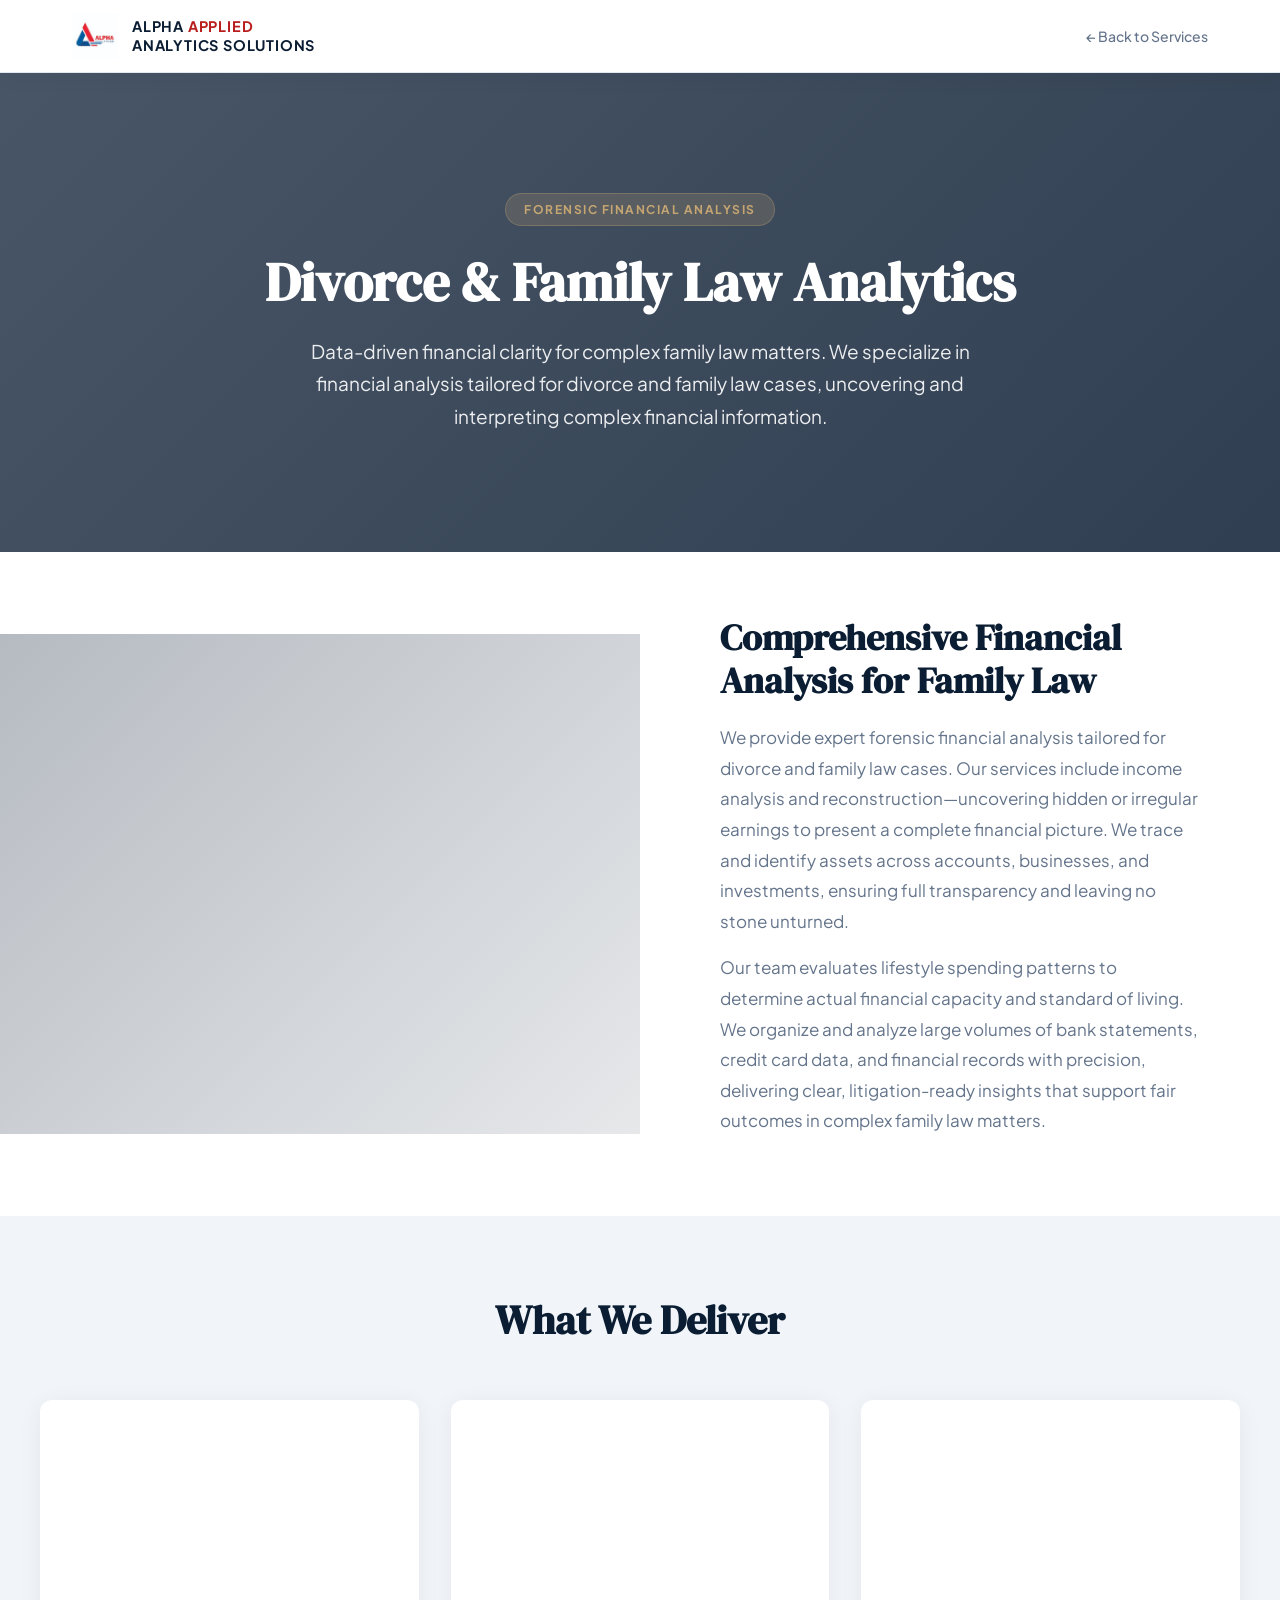
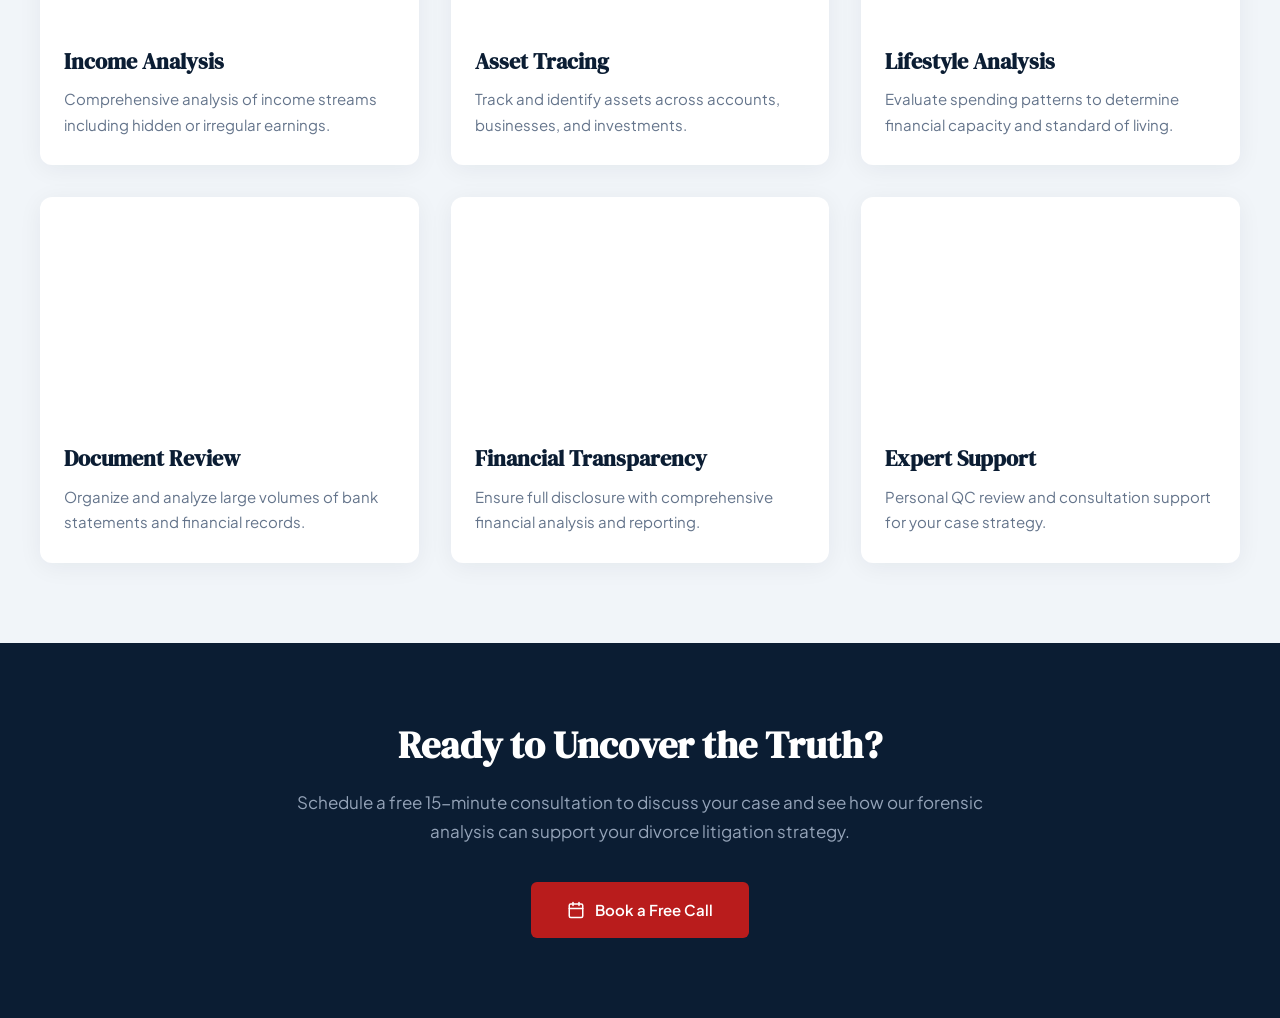
<file: divorcefamilylaw.html>
<!DOCTYPE html>
<html lang="en">
<head>
<meta charset="UTF-8">
<meta name="viewport" content="width=device-width, initial-scale=1.0">
<title>Divorce & Family Law Forensic Analysis — Alpha Applied Analytics Solutions</title>
<link rel="preconnect" href="https://fonts.googleapis.com">
<link rel="preconnect" href="https://fonts.gstatic.com" crossorigin>
<link href="https://fonts.googleapis.com/css2?family=DM+Serif+Display:ital@0;1&family=Plus+Jakarta+Sans:wght@300;400;500;600;700&display=swap" rel="stylesheet">
<style>
:root {
  --navy: #0B1D33;
  --crimson: #B91C1C;
  --crimson-hover: #991B1B;
  --gold: #C5A572;
  --slate: #64748B;
  --slate-light: #94A3B8;
  --white: #FFFFFF;
  --border: #E2E8F0;
  --bg-subtle: #F1F5F9;
}

* { margin: 0; padding: 0; box-sizing: border-box; }
html { scroll-behavior: smooth; }

body {
  font-family: 'Plus Jakarta Sans', sans-serif;
  color: var(--navy);
  line-height: 1.6;
}

h1, h2, h3 {
  font-family: 'DM Serif Display', serif;
  line-height: 1.2;
}

/* ===== NAVBAR ===== */
.navbar {
  background: white;
  border-bottom: 1px solid var(--border);
  box-shadow: 0 2px 24px rgba(11,29,51,0.06);
  position: sticky;
  top: 0;
  z-index: 100;
}
.nav-inner {
  max-width: 1200px;
  margin: 0 auto;
  padding: 0 32px;
  height: 72px;
  display: flex;
  align-items: center;
  justify-content: space-between;
}
.nav-logo {
  display: flex;
  align-items: center;
  gap: 14px;
  text-decoration: none;
}
.nav-logo img {
  width: 46px;
  height: 46px;
  object-fit: contain;
}
.nav-logo-text {
  font-weight: 700;
  font-size: 14.5px;
  letter-spacing: 0.8px;
  color: var(--navy);
  text-transform: uppercase;
  line-height: 1.3;
}
.nav-logo-text .accent { color: var(--crimson); }

.back-link {
  font-size: 14px;
  color: var(--slate);
  text-decoration: none;
  font-weight: 500;
  transition: color 0.2s;
}
.back-link:hover { color: var(--crimson); }

/* ===== HERO ===== */
.service-hero {
  padding: 120px 32px 80px;
  background: linear-gradient(135deg, rgba(11,29,51,0.75) 0%, rgba(11,29,51,0.85) 100%),
              url('https://images.unsplash.com/photo-1450101499163-c8848c66ca85?w=1920&q=90') center/cover;
  color: white;
  text-align: center;
}
.service-hero h1 {
  font-size: clamp(38px, 5vw, 54px);
  margin-bottom: 20px;
  color: white;
}
.service-hero p {
  font-size: 19px;
  color: rgba(255,255,255,0.9);
  max-width: 720px;
  margin: 0 auto 40px;
  line-height: 1.7;
}
.service-badge {
  display: inline-block;
  padding: 6px 18px;
  background: rgba(197,165,114,0.2);
  border: 1px solid rgba(197,165,114,0.3);
  border-radius: 100px;
  font-size: 12px;
  font-weight: 700;
  color: var(--gold);
  text-transform: uppercase;
  letter-spacing: 1.5px;
  margin-bottom: 24px;
}

/* ===== IMAGE SECTIONS ===== */
.image-section {
  display: grid;
  grid-template-columns: 1fr 1fr;
  gap: 0;
  align-items: center;
  min-height: 500px;
}
.image-section.reverse { direction: rtl; }
.image-section.reverse > * { direction: ltr; }

.image-visual {
  background-size: cover;
  background-position: center;
  min-height: 500px;
  position: relative;
}
.image-visual::after {
  content: '';
  position: absolute;
  inset: 0;
  background: linear-gradient(135deg, rgba(11,29,51,0.3) 0%, rgba(11,29,51,0.1) 100%);
}

.image-content {
  padding: 64px 80px;
  background: white;
}
.image-content h2 {
  font-size: 36px;
  color: var(--navy);
  margin-bottom: 20px;
}
.image-content p {
  font-size: 17px;
  color: var(--slate);
  line-height: 1.8;
  margin-bottom: 16px;
}

/* ===== FEATURES GRID ===== */
.features-section {
  padding: 80px 32px;
  background: var(--bg-subtle);
}
.features-inner {
  max-width: 1200px;
  margin: 0 auto;
}
.features-header {
  text-align: center;
  margin-bottom: 56px;
}
.features-header h2 {
  font-size: 40px;
  color: var(--navy);
  margin-bottom: 16px;
}
.features-grid {
  display: grid;
  grid-template-columns: repeat(3, 1fr);
  gap: 32px;
}
.feature-card {
  background: white;
  border-radius: 12px;
  overflow: hidden;
  box-shadow: 0 4px 24px rgba(11,29,51,0.06);
  transition: transform 0.3s;
}
.feature-card:hover {
  transform: translateY(-6px);
}
.feature-image {
  height: 220px;
  background-size: cover;
  background-position: center;
}
.feature-content {
  padding: 28px 24px;
}
.feature-content h3 {
  font-size: 22px;
  color: var(--navy);
  margin-bottom: 12px;
}
.feature-content p {
  font-size: 15px;
  color: var(--slate);
  line-height: 1.7;
}

/* ===== CTA ===== */
.cta-section {
  padding: 80px 32px;
  background: var(--navy);
  text-align: center;
  color: white;
}
.cta-inner {
  max-width: 720px;
  margin: 0 auto;
}
.cta-section h2 {
  font-size: 38px;
  color: white;
  margin-bottom: 20px;
}
.cta-section p {
  font-size: 17px;
  color: var(--slate-light);
  margin-bottom: 36px;
  line-height: 1.7;
}
.btn-primary {
  display: inline-flex;
  align-items: center;
  gap: 10px;
  padding: 16px 36px;
  background: var(--crimson);
  color: white;
  border: none;
  border-radius: 6px;
  font-size: 15px;
  font-weight: 600;
  cursor: pointer;
  text-decoration: none;
  transition: all 0.2s;
}
.btn-primary:hover {
  background: var(--crimson-hover);
  transform: translateY(-2px);
}

@media (max-width: 1024px) {
  .image-section {
    grid-template-columns: 1fr;
  }
  .image-section.reverse {
    direction: ltr;
  }
  .image-visual {
    min-height: 350px;
  }
  .image-content {
    padding: 48px 40px;
  }
  .features-grid {
    grid-template-columns: repeat(2, 1fr);
  }
}
@media (max-width: 768px) {
  .service-hero {
    padding: 100px 24px 60px;
  }
  .features-grid {
    grid-template-columns: 1fr;
  }
}
</style>
</head>
<body>

<!-- ===== NAVBAR ===== -->
<nav class="navbar">
  <div class="nav-inner">
    <a href="index.html" class="nav-logo">
      <img src="./images/logo.png" alt="Alpha Applied Analytics Solutions">
      <div class="nav-logo-text">Alpha <span class="accent">Applied</span><br>Analytics Solutions</div>
    </a>
    <a href="index.html#services" class="back-link">← Back to Services</a>
  </div>
</nav>

<!-- ===== HERO ===== -->
<section class="service-hero">
  <span class="service-badge">Forensic Financial Analysis</span>
  <h1>Divorce & Family Law Analytics</h1>
  <p>Data-driven financial clarity for complex family law matters. We specialize in financial analysis tailored for divorce and family law cases, uncovering and interpreting complex financial information.</p>
</section>

<!-- ===== OVERVIEW SECTION ===== -->
<section class="image-section">
  <div class="image-visual" style="background-image: url('https://images.unsplash.com/photo-1554224155-6726b3ff858f?w=1200&q=90');"></div>
  <div class="image-content">
    <h2>Comprehensive Financial Analysis for Family Law</h2>
    <p>We provide expert forensic financial analysis tailored for divorce and family law cases. Our services include income analysis and reconstruction—uncovering hidden or irregular earnings to present a complete financial picture. We trace and identify assets across accounts, businesses, and investments, ensuring full transparency and leaving no stone unturned.</p>
    <p>Our team evaluates lifestyle spending patterns to determine actual financial capacity and standard of living. We organize and analyze large volumes of bank statements, credit card data, and financial records with precision, delivering clear, litigation-ready insights that support fair outcomes in complex family law matters.</p>
  </div>
</section>

<!-- ===== FEATURES GRID ===== -->
<section class="features-section">
  <div class="features-inner">
    <div class="features-header">
      <h2>What We Deliver</h2>
    </div>
    <div class="features-grid">
      <div class="feature-card">
        <div class="feature-image" style="background-image: url('https://images.unsplash.com/photo-1554224155-6726b3ff858f?w=600&q=85');"></div>
        <div class="feature-content">
          <h3>Income Analysis</h3>
          <p>Comprehensive analysis of income streams including hidden or irregular earnings.</p>
        </div>
      </div>
      <div class="feature-card">
        <div class="feature-image" style="background-image: url('https://images.unsplash.com/photo-1434030216411-0b793f4b4173?w=600&q=85');"></div>
        <div class="feature-content">
          <h3>Asset Tracing</h3>
          <p>Track and identify assets across accounts, businesses, and investments.</p>
        </div>
      </div>
      <div class="feature-card">
        <div class="feature-image" style="background-image: url('https://images.unsplash.com/photo-1531973576160-7125cd663d86?w=600&q=85');"></div>
        <div class="feature-content">
          <h3>Lifestyle Analysis</h3>
          <p>Evaluate spending patterns to determine financial capacity and standard of living.</p>
        </div>
      </div>
      <div class="feature-card">
        <div class="feature-image" style="background-image: url('https://images.unsplash.com/photo-1628348068343-c6a848d2b6dd?w=600&q=85');"></div>
        <div class="feature-content">
          <h3>Document Review</h3>
          <p>Organize and analyze large volumes of bank statements and financial records.</p>
        </div>
      </div>
      <div class="feature-card">
        <div class="feature-image" style="background-image: url('https://images.unsplash.com/photo-1581091226825-a6a2a5aee158?w=600&q=85');"></div>
        <div class="feature-content">
          <h3>Financial Transparency</h3>
          <p>Ensure full disclosure with comprehensive financial analysis and reporting.</p>
        </div>
      </div>
      <div class="feature-card">
        <div class="feature-image" style="background-image: url('https://images.unsplash.com/photo-1522542550221-31fd19575a2d?w=600&q=85');"></div>
        <div class="feature-content">
          <h3>Expert Support</h3>
          <p>Personal QC review and consultation support for your case strategy.</p>
        </div>
      </div>
    </div>
  </div>
</section>

<!-- ===== CTA ===== -->
<section class="cta-section">
  <div class="cta-inner">
    <h2>Ready to Uncover the Truth?</h2>
    <p>Schedule a free 15-minute consultation to discuss your case and see how our forensic analysis can support your divorce litigation strategy.</p>
    <a href="mailto:info@alphaanalyticssol.com?subject=Divorce%20%26%20Family%20Law%20Inquiry" class="btn-primary">
      <svg width="18" height="18" viewBox="0 0 24 24" fill="none" stroke="currentColor" stroke-width="2" stroke-linecap="round" stroke-linejoin="round">
        <rect x="3" y="4" width="18" height="18" rx="2" ry="2"/><line x1="16" y1="2" x2="16" y2="6"/><line x1="8" y1="2" x2="8" y2="6"/><line x1="3" y1="10" x2="21" y2="10"/>
      </svg>
      Book a Free Call
    </a>
  </div>
</section>

</body>
</html>
</file>
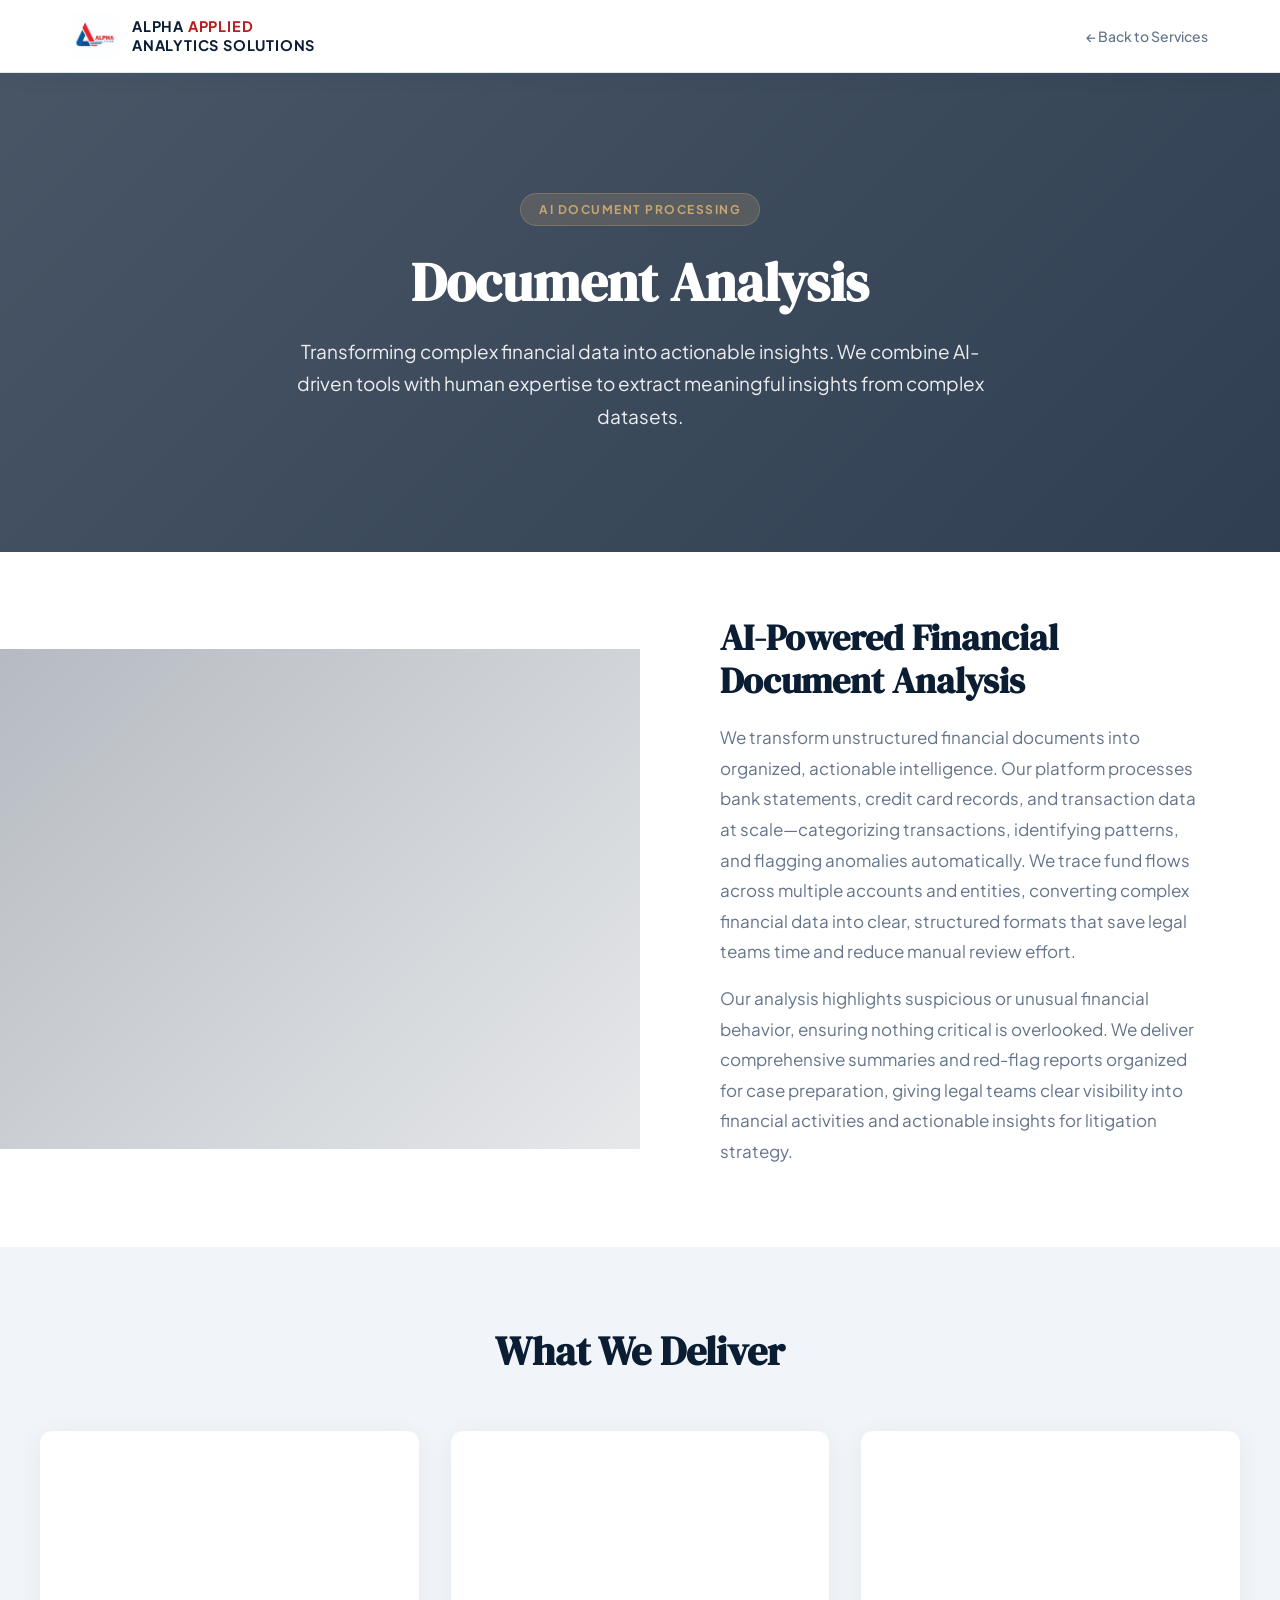
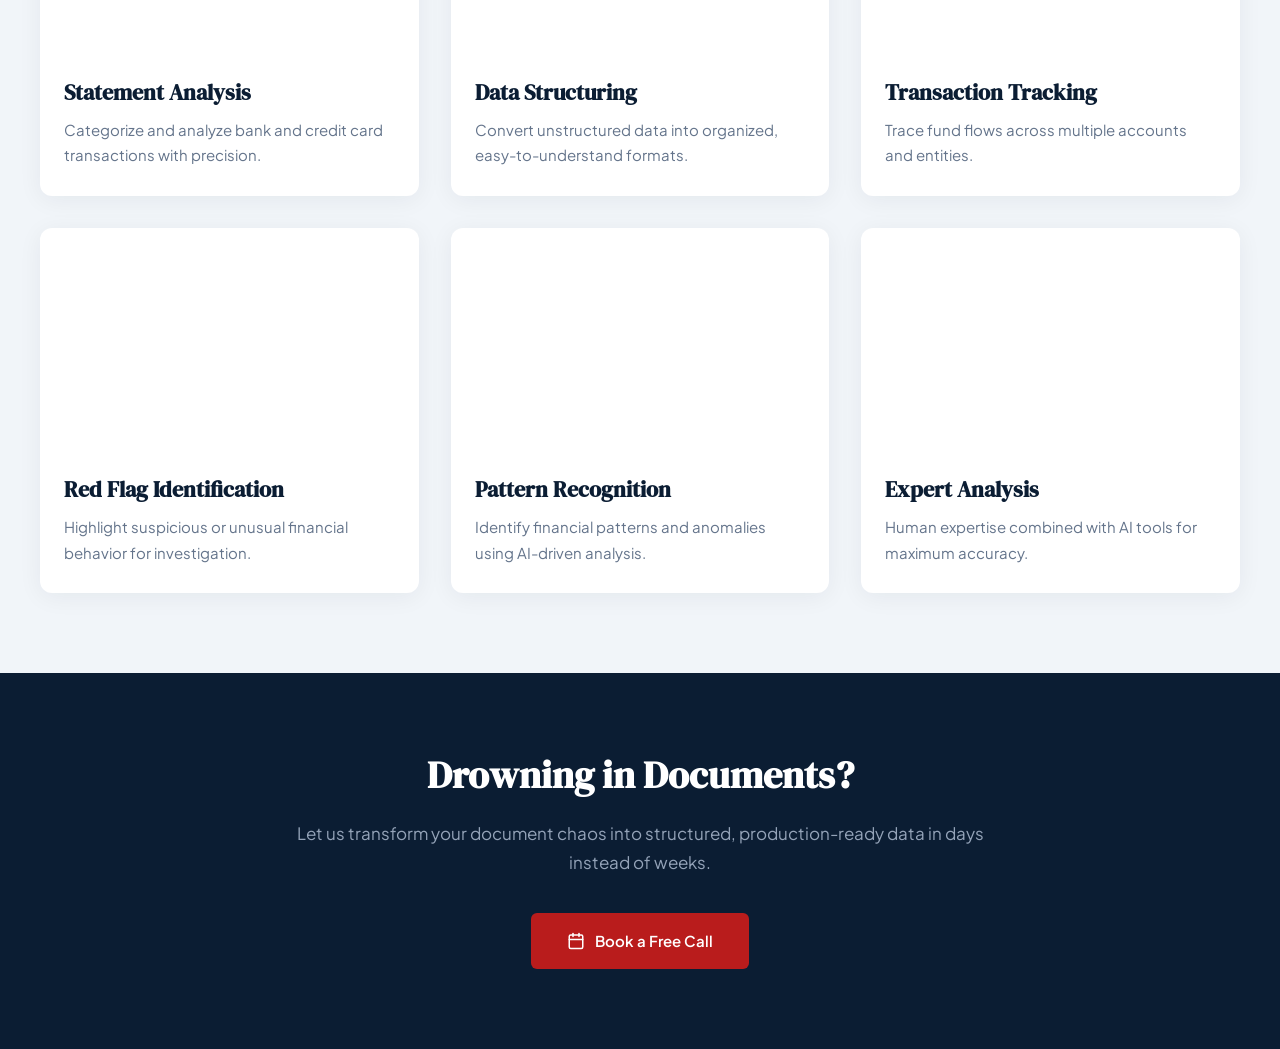
<file: documentanalysis.html>
<!DOCTYPE html>
<html lang="en">
<head>
<meta charset="UTF-8">
<meta name="viewport" content="width=device-width, initial-scale=1.0">
<title>Document Analysis — Alpha Applied Analytics Solutions</title>
<link rel="preconnect" href="https://fonts.googleapis.com">
<link rel="preconnect" href="https://fonts.gstatic.com" crossorigin>
<link href="https://fonts.googleapis.com/css2?family=DM+Serif+Display:ital@0;1&family=Plus+Jakarta+Sans:wght@300;400;500;600;700&display=swap" rel="stylesheet">
<style>
:root {
  --navy: #0B1D33;
  --crimson: #B91C1C;
  --crimson-hover: #991B1B;
  --gold: #C5A572;
  --slate: #64748B;
  --slate-light: #94A3B8;
  --white: #FFFFFF;
  --border: #E2E8F0;
  --bg-subtle: #F1F5F9;
}

* { margin: 0; padding: 0; box-sizing: border-box; }
html { scroll-behavior: smooth; }

body {
  font-family: 'Plus Jakarta Sans', sans-serif;
  color: var(--navy);
  line-height: 1.6;
}

h1, h2, h3 {
  font-family: 'DM Serif Display', serif;
  line-height: 1.2;
}

.navbar {
  background: white;
  border-bottom: 1px solid var(--border);
  box-shadow: 0 2px 24px rgba(11,29,51,0.06);
  position: sticky;
  top: 0;
  z-index: 100;
}
.nav-inner {
  max-width: 1200px;
  margin: 0 auto;
  padding: 0 32px;
  height: 72px;
  display: flex;
  align-items: center;
  justify-content: space-between;
}
.nav-logo {
  display: flex;
  align-items: center;
  gap: 14px;
  text-decoration: none;
}
.nav-logo img {
  width: 46px;
  height: 46px;
  object-fit: contain;
}
.nav-logo-text {
  font-weight: 700;
  font-size: 14.5px;
  letter-spacing: 0.8px;
  color: var(--navy);
  text-transform: uppercase;
  line-height: 1.3;
}
.nav-logo-text .accent { color: var(--crimson); }

.back-link {
  font-size: 14px;
  color: var(--slate);
  text-decoration: none;
  font-weight: 500;
  transition: color 0.2s;
}
.back-link:hover { color: var(--crimson); }

.service-hero {
  padding: 120px 32px 80px;
  background: linear-gradient(135deg, rgba(11,29,51,0.75) 0%, rgba(11,29,51,0.85) 100%),
              url('https://images.unsplash.com/photo-1568992687947-868a62a9f521?w=1920&q=90') center/cover;
  color: white;
  text-align: center;
}
.service-hero h1 {
  font-size: clamp(38px, 5vw, 54px);
  margin-bottom: 20px;
  color: white;
}
.service-hero p {
  font-size: 19px;
  color: rgba(255,255,255,0.9);
  max-width: 720px;
  margin: 0 auto 40px;
  line-height: 1.7;
}
.service-badge {
  display: inline-block;
  padding: 6px 18px;
  background: rgba(197,165,114,0.2);
  border: 1px solid rgba(197,165,114,0.3);
  border-radius: 100px;
  font-size: 12px;
  font-weight: 700;
  color: var(--gold);
  text-transform: uppercase;
  letter-spacing: 1.5px;
  margin-bottom: 24px;
}

.image-section {
  display: grid;
  grid-template-columns: 1fr 1fr;
  gap: 0;
  align-items: center;
  min-height: 500px;
}
.image-section.reverse { direction: rtl; }
.image-section.reverse > * { direction: ltr; }

.image-visual {
  background-size: cover;
  background-position: center;
  min-height: 500px;
  position: relative;
}
.image-visual::after {
  content: '';
  position: absolute;
  inset: 0;
  background: linear-gradient(135deg, rgba(11,29,51,0.3) 0%, rgba(11,29,51,0.1) 100%);
}

.image-content {
  padding: 64px 80px;
  background: white;
}
.image-content h2 {
  font-size: 36px;
  color: var(--navy);
  margin-bottom: 20px;
}
.image-content p {
  font-size: 17px;
  color: var(--slate);
  line-height: 1.8;
  margin-bottom: 16px;
}

.features-section {
  padding: 80px 32px;
  background: var(--bg-subtle);
}
.features-inner {
  max-width: 1200px;
  margin: 0 auto;
}
.features-header {
  text-align: center;
  margin-bottom: 56px;
}
.features-header h2 {
  font-size: 40px;
  color: var(--navy);
  margin-bottom: 16px;
}
.features-grid {
  display: grid;
  grid-template-columns: repeat(3, 1fr);
  gap: 32px;
}
.feature-card {
  background: white;
  border-radius: 12px;
  overflow: hidden;
  box-shadow: 0 4px 24px rgba(11,29,51,0.06);
  transition: transform 0.3s;
}
.feature-card:hover {
  transform: translateY(-6px);
}
.feature-image {
  height: 220px;
  background-size: cover;
  background-position: center;
}
.feature-content {
  padding: 28px 24px;
}
.feature-content h3 {
  font-size: 22px;
  color: var(--navy);
  margin-bottom: 12px;
}
.feature-content p {
  font-size: 15px;
  color: var(--slate);
  line-height: 1.7;
}

.cta-section {
  padding: 80px 32px;
  background: var(--navy);
  text-align: center;
  color: white;
}
.cta-inner {
  max-width: 720px;
  margin: 0 auto;
}
.cta-section h2 {
  font-size: 38px;
  color: white;
  margin-bottom: 20px;
}
.cta-section p {
  font-size: 17px;
  color: var(--slate-light);
  margin-bottom: 36px;
  line-height: 1.7;
}
.btn-primary {
  display: inline-flex;
  align-items: center;
  gap: 10px;
  padding: 16px 36px;
  background: var(--crimson);
  color: white;
  border: none;
  border-radius: 6px;
  font-size: 15px;
  font-weight: 600;
  cursor: pointer;
  text-decoration: none;
  transition: all 0.2s;
}
.btn-primary:hover {
  background: var(--crimson-hover);
  transform: translateY(-2px);
}

@media (max-width: 1024px) {
  .image-section {
    grid-template-columns: 1fr;
  }
  .image-section.reverse {
    direction: ltr;
  }
  .image-visual {
    min-height: 350px;
  }
  .image-content {
    padding: 48px 40px;
  }
  .features-grid {
    grid-template-columns: repeat(2, 1fr);
  }
}
@media (max-width: 768px) {
  .service-hero {
    padding: 100px 24px 60px;
  }
  .features-grid {
    grid-template-columns: 1fr;
  }
}
</style>
</head>
<body>

<nav class="navbar">
  <div class="nav-inner">
    <a href="index.html" class="nav-logo">
      <img src="./images/logo.png" alt="Alpha Applied Analytics Solutions">
      <div class="nav-logo-text">Alpha <span class="accent">Applied</span><br>Analytics Solutions</div>
    </a>
    <a href="index.html#services" class="back-link">← Back to Services</a>
  </div>
</nav>

<section class="service-hero">
  <span class="service-badge">AI Document Processing</span>
  <h1>Document Analysis</h1>
  <p>Transforming complex financial data into actionable insights. We combine AI-driven tools with human expertise to extract meaningful insights from complex datasets.</p>
</section>

<!-- ===== OVERVIEW SECTION ===== -->
<section class="image-section">
  <div class="image-visual" style="background-image: url('https://images.unsplash.com/photo-1568992687947-868a62a9f521?w=1200&q=90');"></div>
  <div class="image-content">
    <h2>AI-Powered Financial Document Analysis</h2>
    <p>We transform unstructured financial documents into organized, actionable intelligence. Our platform processes bank statements, credit card records, and transaction data at scale—categorizing transactions, identifying patterns, and flagging anomalies automatically. We trace fund flows across multiple accounts and entities, converting complex financial data into clear, structured formats that save legal teams time and reduce manual review effort.</p>
    <p>Our analysis highlights suspicious or unusual financial behavior, ensuring nothing critical is overlooked. We deliver comprehensive summaries and red-flag reports organized for case preparation, giving legal teams clear visibility into financial activities and actionable insights for litigation strategy.</p>
  </div>
</section>

<section class="features-section">
  <div class="features-inner">
    <div class="features-header">
      <h2>What We Deliver</h2>
    </div>
    <div class="features-grid">
      <div class="feature-card">
        <div class="feature-image" style="background-image: url('https://images.unsplash.com/photo-1542744173-8e7e53415bb0?w=600&q=85');"></div>
        <div class="feature-content">
          <h3>Statement Analysis</h3>
          <p>Categorize and analyze bank and credit card transactions with precision.</p>
        </div>
      </div>
      <div class="feature-card">
        <div class="feature-image" style="background-image: url('https://images.unsplash.com/photo-1499750310107-5fef28a66643?w=600&q=85');"></div>
        <div class="feature-content">
          <h3>Data Structuring</h3>
          <p>Convert unstructured data into organized, easy-to-understand formats.</p>
        </div>
      </div>
      <div class="feature-card">
        <div class="feature-image" style="background-image: url('https://images.unsplash.com/photo-1504868584819-f8e8b4b6d7e3?w=600&q=85');"></div>
        <div class="feature-content">
          <h3>Transaction Tracking</h3>
          <p>Trace fund flows across multiple accounts and entities.</p>
        </div>
      </div>
      <div class="feature-card">
        <div class="feature-image" style="background-image: url('https://images.unsplash.com/photo-1432888498266-38ffec3eaf0a?w=600&q=85');"></div>
        <div class="feature-content">
          <h3>Red Flag Identification</h3>
          <p>Highlight suspicious or unusual financial behavior for investigation.</p>
        </div>
      </div>
      <div class="feature-card">
        <div class="feature-image" style="background-image: url('https://images.unsplash.com/photo-1526304640581-d334cdbbf45e?w=600&q=85');"></div>
        <div class="feature-content">
          <h3>Pattern Recognition</h3>
          <p>Identify financial patterns and anomalies using AI-driven analysis.</p>
        </div>
      </div>
      <div class="feature-card">
        <div class="feature-image" style="background-image: url('https://images.unsplash.com/photo-1512314889357-e157c22f938d?w=600&q=85');"></div>
        <div class="feature-content">
          <h3>Expert Analysis</h3>
          <p>Human expertise combined with AI tools for maximum accuracy.</p>
        </div>
      </div>
    </div>
  </div>
</section>

<section class="cta-section">
  <div class="cta-inner">
    <h2>Drowning in Documents?</h2>
    <p>Let us transform your document chaos into structured, production-ready data in days instead of weeks.</p>
    <a href="mailto:info@alphaanalyticssol.com?subject=Document%20Analysis%20Inquiry" class="btn-primary">
      <svg width="18" height="18" viewBox="0 0 24 24" fill="none" stroke="currentColor" stroke-width="2" stroke-linecap="round" stroke-linejoin="round">
        <rect x="3" y="4" width="18" height="18" rx="2" ry="2"/><line x1="16" y1="2" x2="16" y2="6"/><line x1="8" y1="2" x2="8" y2="6"/><line x1="3" y1="10" x2="21" y2="10"/>
      </svg>
      Book a Free Call
    </a>
  </div>
</section>

</body>
</html>
</file>
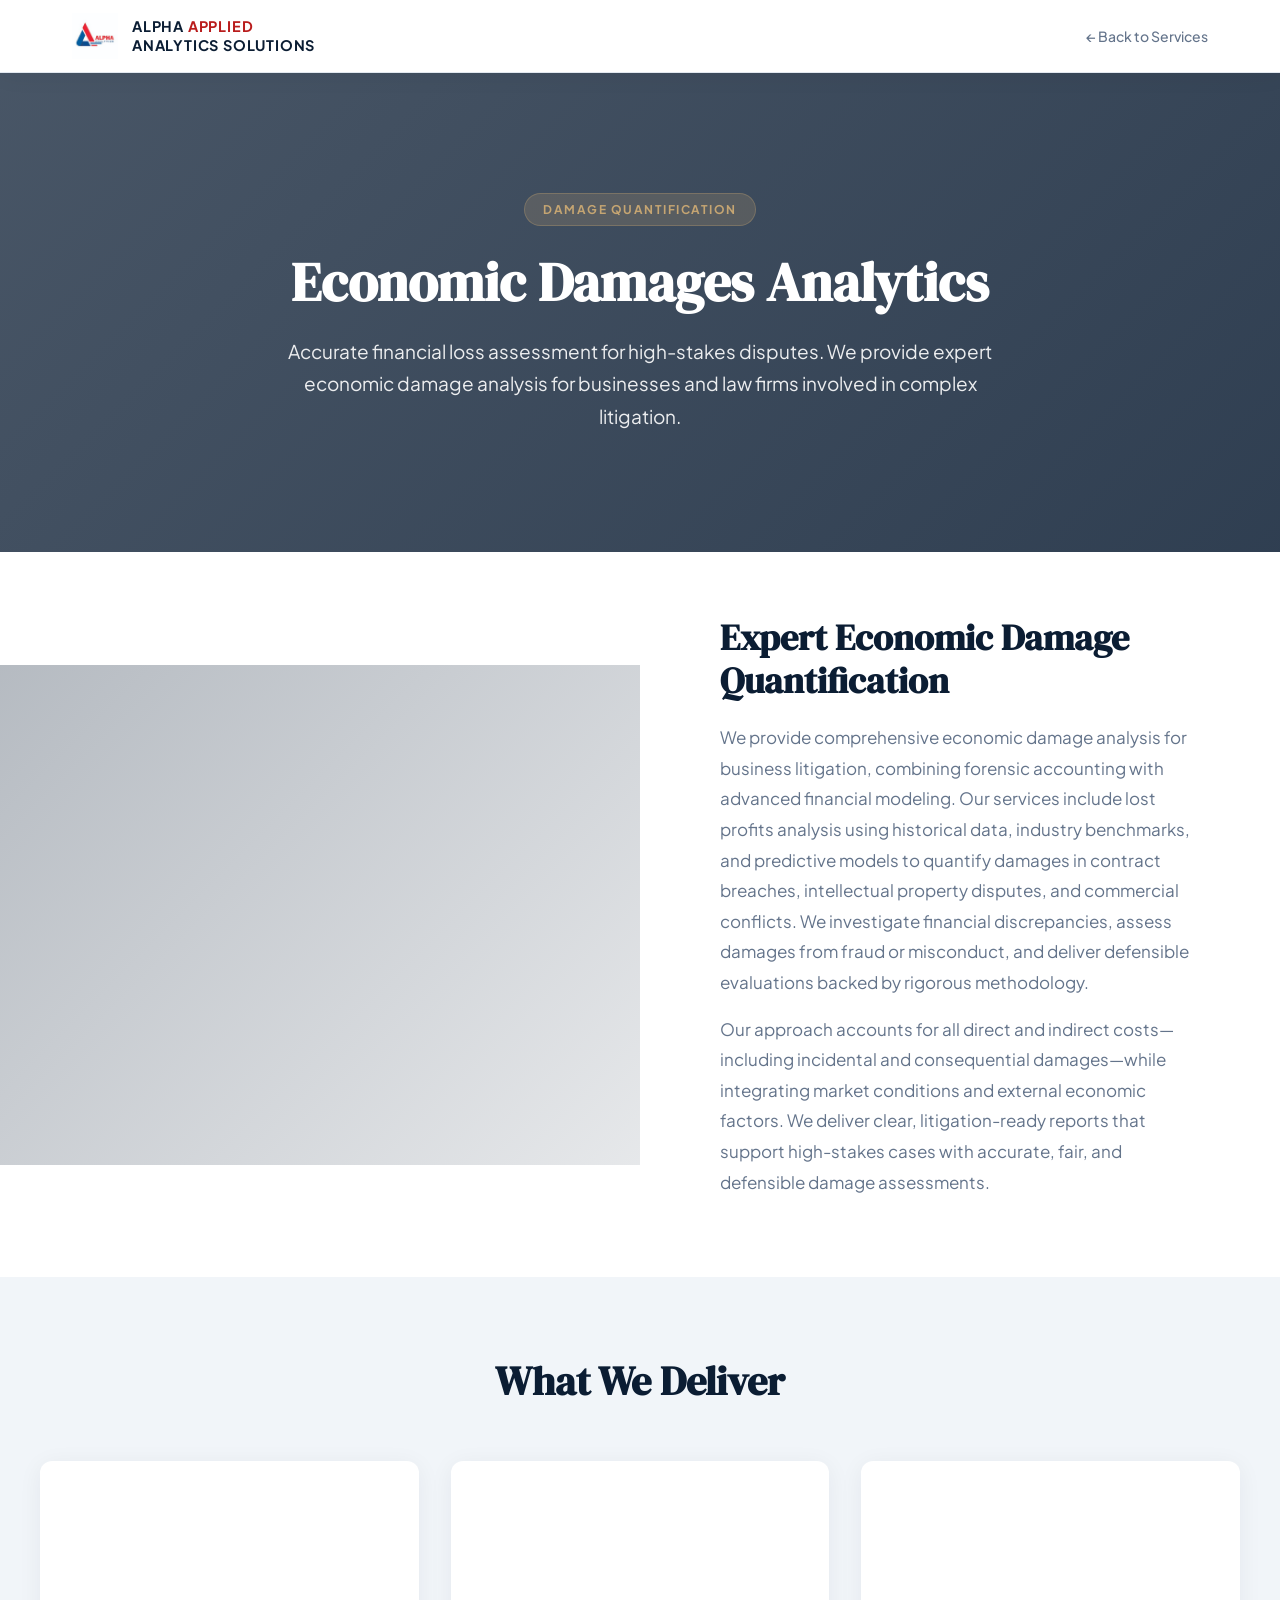
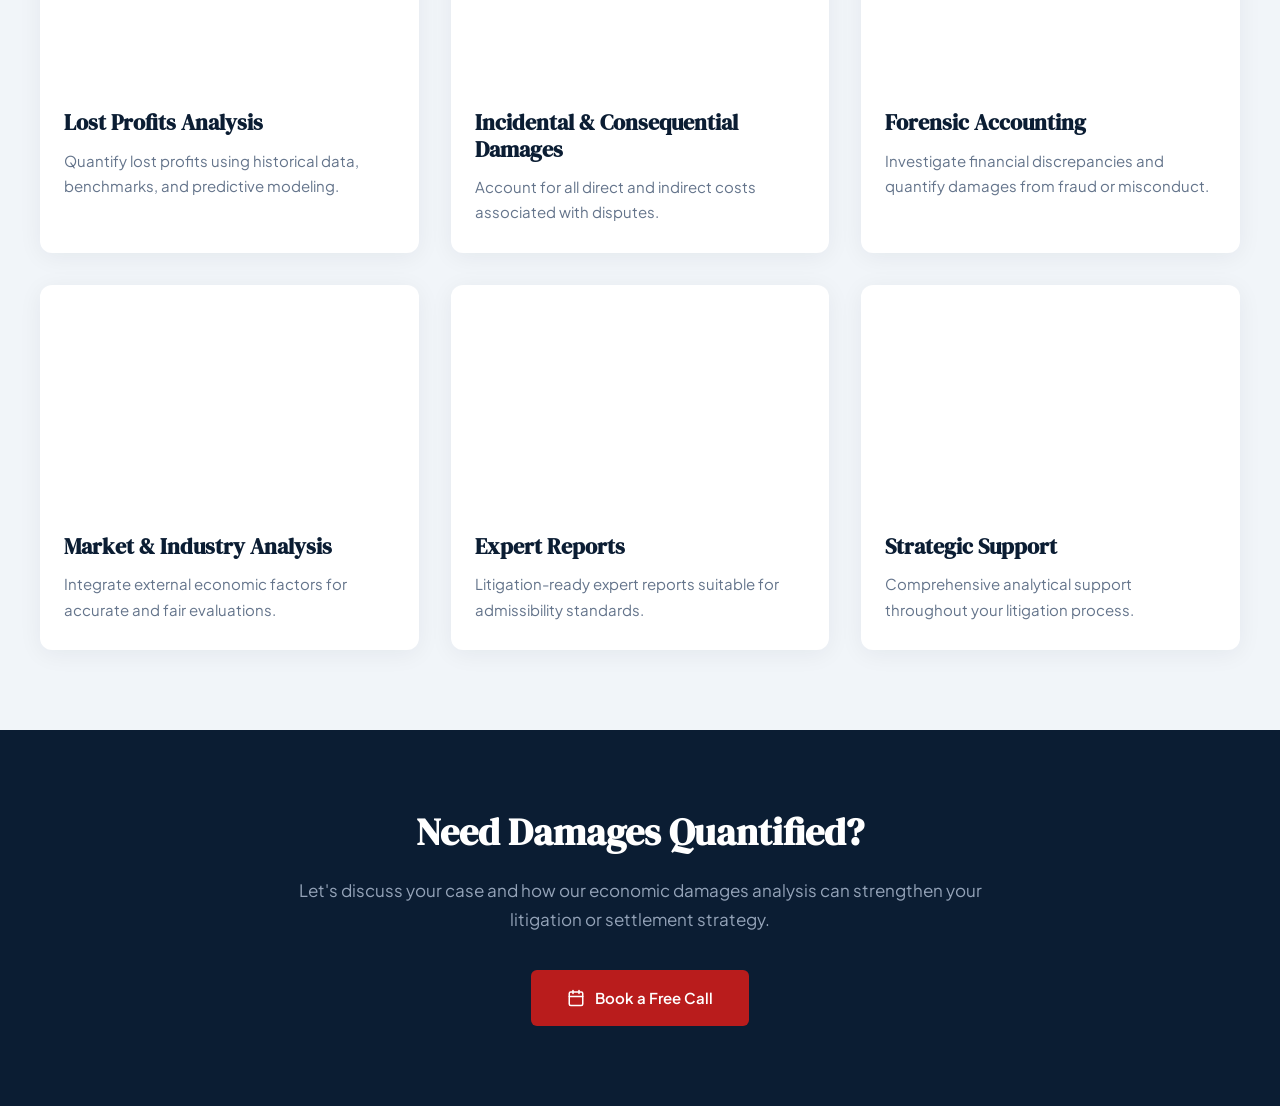
<file: economicdamages.html>
<!DOCTYPE html>
<html lang="en">
<head>
<meta charset="UTF-8">
<meta name="viewport" content="width=device-width, initial-scale=1.0">
<title>Economic Damages Analysis — Alpha Applied Analytics Solutions</title>
<link rel="preconnect" href="https://fonts.googleapis.com">
<link rel="preconnect" href="https://fonts.gstatic.com" crossorigin>
<link href="https://fonts.googleapis.com/css2?family=DM+Serif+Display:ital@0;1&family=Plus+Jakarta+Sans:wght@300;400;500;600;700&display=swap" rel="stylesheet">
<style>
:root {
  --navy: #0B1D33;
  --crimson: #B91C1C;
  --crimson-hover: #991B1B;
  --gold: #C5A572;
  --slate: #64748B;
  --slate-light: #94A3B8;
  --white: #FFFFFF;
  --border: #E2E8F0;
  --bg-subtle: #F1F5F9;
}

* { margin: 0; padding: 0; box-sizing: border-box; }
html { scroll-behavior: smooth; }

body {
  font-family: 'Plus Jakarta Sans', sans-serif;
  color: var(--navy);
  line-height: 1.6;
}

h1, h2, h3 {
  font-family: 'DM Serif Display', serif;
  line-height: 1.2;
}

.navbar {
  background: white;
  border-bottom: 1px solid var(--border);
  box-shadow: 0 2px 24px rgba(11,29,51,0.06);
  position: sticky;
  top: 0;
  z-index: 100;
}
.nav-inner {
  max-width: 1200px;
  margin: 0 auto;
  padding: 0 32px;
  height: 72px;
  display: flex;
  align-items: center;
  justify-content: space-between;
}
.nav-logo {
  display: flex;
  align-items: center;
  gap: 14px;
  text-decoration: none;
}
.nav-logo img {
  width: 46px;
  height: 46px;
  object-fit: contain;
}
.nav-logo-text {
  font-weight: 700;
  font-size: 14.5px;
  letter-spacing: 0.8px;
  color: var(--navy);
  text-transform: uppercase;
  line-height: 1.3;
}
.nav-logo-text .accent { color: var(--crimson); }

.back-link {
  font-size: 14px;
  color: var(--slate);
  text-decoration: none;
  font-weight: 500;
  transition: color 0.2s;
}
.back-link:hover { color: var(--crimson); }

.service-hero {
  padding: 120px 32px 80px;
  background: linear-gradient(135deg, rgba(11,29,51,0.75) 0%, rgba(11,29,51,0.85) 100%),
              url('https://images.unsplash.com/photo-1611974789855-9c2a0a7236a3?w=1920&q=90') center/cover;
  color: white;
  text-align: center;
}
.service-hero h1 {
  font-size: clamp(38px, 5vw, 54px);
  margin-bottom: 20px;
  color: white;
}
.service-hero p {
  font-size: 19px;
  color: rgba(255,255,255,0.9);
  max-width: 720px;
  margin: 0 auto 40px;
  line-height: 1.7;
}
.service-badge {
  display: inline-block;
  padding: 6px 18px;
  background: rgba(197,165,114,0.2);
  border: 1px solid rgba(197,165,114,0.3);
  border-radius: 100px;
  font-size: 12px;
  font-weight: 700;
  color: var(--gold);
  text-transform: uppercase;
  letter-spacing: 1.5px;
  margin-bottom: 24px;
}

.image-section {
  display: grid;
  grid-template-columns: 1fr 1fr;
  gap: 0;
  align-items: center;
  min-height: 500px;
}
.image-section.reverse { direction: rtl; }
.image-section.reverse > * { direction: ltr; }

.image-visual {
  background-size: cover;
  background-position: center;
  min-height: 500px;
  position: relative;
}
.image-visual::after {
  content: '';
  position: absolute;
  inset: 0;
  background: linear-gradient(135deg, rgba(11,29,51,0.3) 0%, rgba(11,29,51,0.1) 100%);
}

.image-content {
  padding: 64px 80px;
  background: white;
}
.image-content h2 {
  font-size: 36px;
  color: var(--navy);
  margin-bottom: 20px;
}
.image-content p {
  font-size: 17px;
  color: var(--slate);
  line-height: 1.8;
  margin-bottom: 16px;
}

.features-section {
  padding: 80px 32px;
  background: var(--bg-subtle);
}
.features-inner {
  max-width: 1200px;
  margin: 0 auto;
}
.features-header {
  text-align: center;
  margin-bottom: 56px;
}
.features-header h2 {
  font-size: 40px;
  color: var(--navy);
  margin-bottom: 16px;
}
.features-grid {
  display: grid;
  grid-template-columns: repeat(3, 1fr);
  gap: 32px;
}
.feature-card {
  background: white;
  border-radius: 12px;
  overflow: hidden;
  box-shadow: 0 4px 24px rgba(11,29,51,0.06);
  transition: transform 0.3s;
}
.feature-card:hover {
  transform: translateY(-6px);
}
.feature-image {
  height: 220px;
  background-size: cover;
  background-position: center;
}
.feature-content {
  padding: 28px 24px;
}
.feature-content h3 {
  font-size: 22px;
  color: var(--navy);
  margin-bottom: 12px;
}
.feature-content p {
  font-size: 15px;
  color: var(--slate);
  line-height: 1.7;
}

.cta-section {
  padding: 80px 32px;
  background: var(--navy);
  text-align: center;
  color: white;
}
.cta-inner {
  max-width: 720px;
  margin: 0 auto;
}
.cta-section h2 {
  font-size: 38px;
  color: white;
  margin-bottom: 20px;
}
.cta-section p {
  font-size: 17px;
  color: var(--slate-light);
  margin-bottom: 36px;
  line-height: 1.7;
}
.btn-primary {
  display: inline-flex;
  align-items: center;
  gap: 10px;
  padding: 16px 36px;
  background: var(--crimson);
  color: white;
  border: none;
  border-radius: 6px;
  font-size: 15px;
  font-weight: 600;
  cursor: pointer;
  text-decoration: none;
  transition: all 0.2s;
}
.btn-primary:hover {
  background: var(--crimson-hover);
  transform: translateY(-2px);
}

@media (max-width: 1024px) {
  .image-section {
    grid-template-columns: 1fr;
  }
  .image-section.reverse {
    direction: ltr;
  }
  .image-visual {
    min-height: 350px;
  }
  .image-content {
    padding: 48px 40px;
  }
  .features-grid {
    grid-template-columns: repeat(2, 1fr);
  }
}
@media (max-width: 768px) {
  .service-hero {
    padding: 100px 24px 60px;
  }
  .features-grid {
    grid-template-columns: 1fr;
  }
}
</style>
</head>
<body>

<nav class="navbar">
  <div class="nav-inner">
    <a href="index.html" class="nav-logo">
      <img src="./images/logo.png" alt="Alpha Applied Analytics Solutions">
      <div class="nav-logo-text">Alpha <span class="accent">Applied</span><br>Analytics Solutions</div>
    </a>
    <a href="index.html#services" class="back-link">← Back to Services</a>
  </div>
</nav>

<section class="service-hero">
  <span class="service-badge">Damage Quantification</span>
  <h1>Economic Damages Analytics</h1>
  <p>Accurate financial loss assessment for high-stakes disputes. We provide expert economic damage analysis for businesses and law firms involved in complex litigation.</p>
</section>

<!-- ===== OVERVIEW SECTION ===== -->
<section class="image-section">
  <div class="image-visual" style="background-image: url('https://images.unsplash.com/photo-1611974789855-9c2a0a7236a3?w=1200&q=90');"></div>
  <div class="image-content">
    <h2>Expert Economic Damage Quantification</h2>
    <p>We provide comprehensive economic damage analysis for business litigation, combining forensic accounting with advanced financial modeling. Our services include lost profits analysis using historical data, industry benchmarks, and predictive models to quantify damages in contract breaches, intellectual property disputes, and commercial conflicts. We investigate financial discrepancies, assess damages from fraud or misconduct, and deliver defensible evaluations backed by rigorous methodology.</p>
    <p>Our approach accounts for all direct and indirect costs—including incidental and consequential damages—while integrating market conditions and external economic factors. We deliver clear, litigation-ready reports that support high-stakes cases with accurate, fair, and defensible damage assessments.</p>
  </div>
</section>

<section class="features-section">
  <div class="features-inner">
    <div class="features-header">
      <h2>What We Deliver</h2>
    </div>
    <div class="features-grid">
      <div class="feature-card">
        <div class="feature-image" style="background-image: url('https://images.unsplash.com/photo-1507679799987-c73779587ccf?w=600&q=85');"></div>
        <div class="feature-content">
          <h3>Lost Profits Analysis</h3>
          <p>Quantify lost profits using historical data, benchmarks, and predictive modeling.</p>
        </div>
      </div>
      <div class="feature-card">
        <div class="feature-image" style="background-image: url('https://images.unsplash.com/photo-1454165804606-c3d57bc86b40?w=600&q=85');"></div>
        <div class="feature-content">
          <h3>Incidental & Consequential Damages</h3>
          <p>Account for all direct and indirect costs associated with disputes.</p>
        </div>
      </div>
      <div class="feature-card">
        <div class="feature-image" style="background-image: url('https://images.unsplash.com/photo-1486406146926-c627a92ad1ab?w=600&q=85');"></div>
        <div class="feature-content">
          <h3>Forensic Accounting</h3>
          <p>Investigate financial discrepancies and quantify damages from fraud or misconduct.</p>
        </div>
      </div>
      <div class="feature-card">
        <div class="feature-image" style="background-image: url('https://images.unsplash.com/photo-1573164713988-8665fc963095?w=600&q=85');"></div>
        <div class="feature-content">
          <h3>Market & Industry Analysis</h3>
          <p>Integrate external economic factors for accurate and fair evaluations.</p>
        </div>
      </div>
      <div class="feature-card">
        <div class="feature-image" style="background-image: url('https://images.unsplash.com/photo-1600880292203-757bb62b4baf?w=600&q=85');"></div>
        <div class="feature-content">
          <h3>Expert Reports</h3>
          <p>Litigation-ready expert reports suitable for admissibility standards.</p>
        </div>
      </div>
      <div class="feature-card">
        <div class="feature-image" style="background-image: url('https://images.unsplash.com/photo-1563013544-824ae1b704d3?w=600&q=85');"></div>
        <div class="feature-content">
          <h3>Strategic Support</h3>
          <p>Comprehensive analytical support throughout your litigation process.</p>
        </div>
      </div>
    </div>
  </div>
</section>

<section class="cta-section">
  <div class="cta-inner">
    <h2>Need Damages Quantified?</h2>
    <p>Let's discuss your case and how our economic damages analysis can strengthen your litigation or settlement strategy.</p>
    <a href="mailto:info@alphaanalyticssol.com?subject=Economic%20Damages%20Inquiry" class="btn-primary">
      <svg width="18" height="18" viewBox="0 0 24 24" fill="none" stroke="currentColor" stroke-width="2" stroke-linecap="round" stroke-linejoin="round">
        <rect x="3" y="4" width="18" height="18" rx="2" ry="2"/><line x1="16" y1="2" x2="16" y2="6"/><line x1="8" y1="2" x2="8" y2="6"/><line x1="3" y1="10" x2="21" y2="10"/>
      </svg>
      Book a Free Call
    </a>
  </div>
</section>

</body>
</html>
</file>
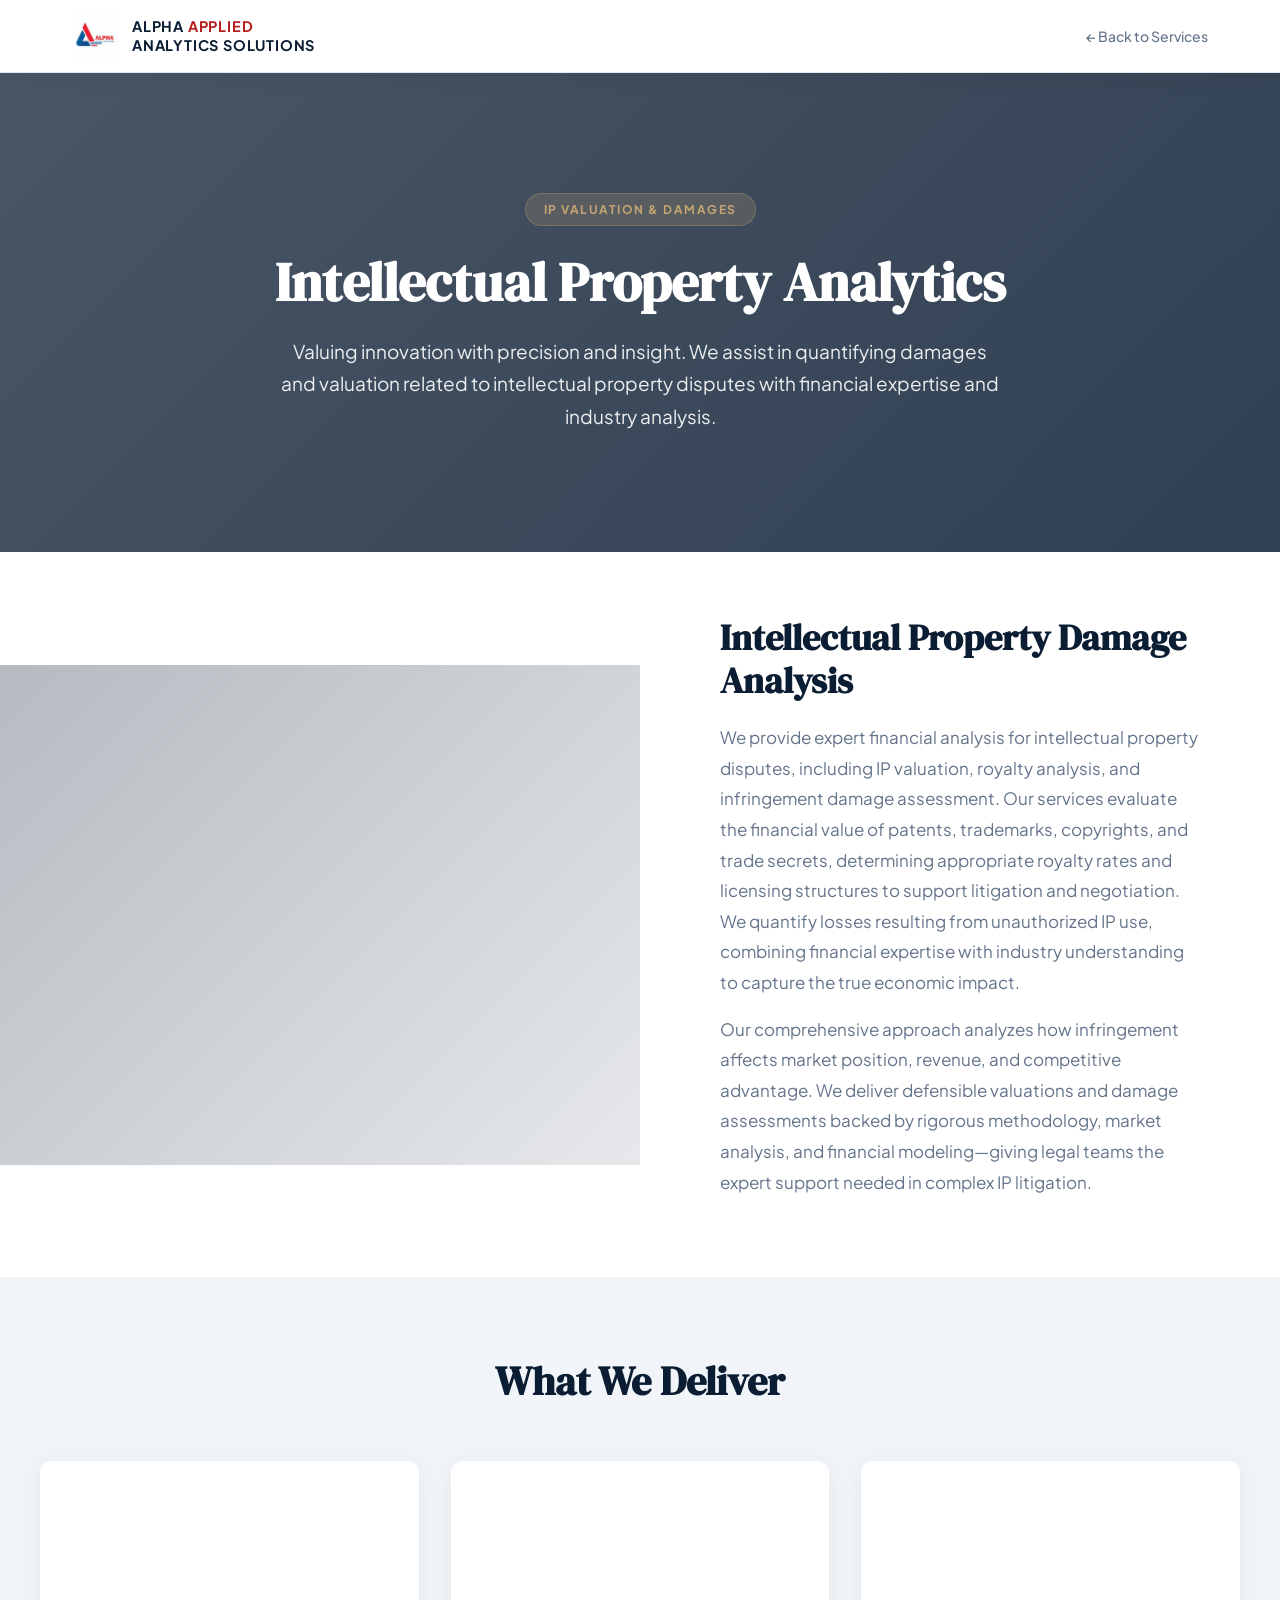
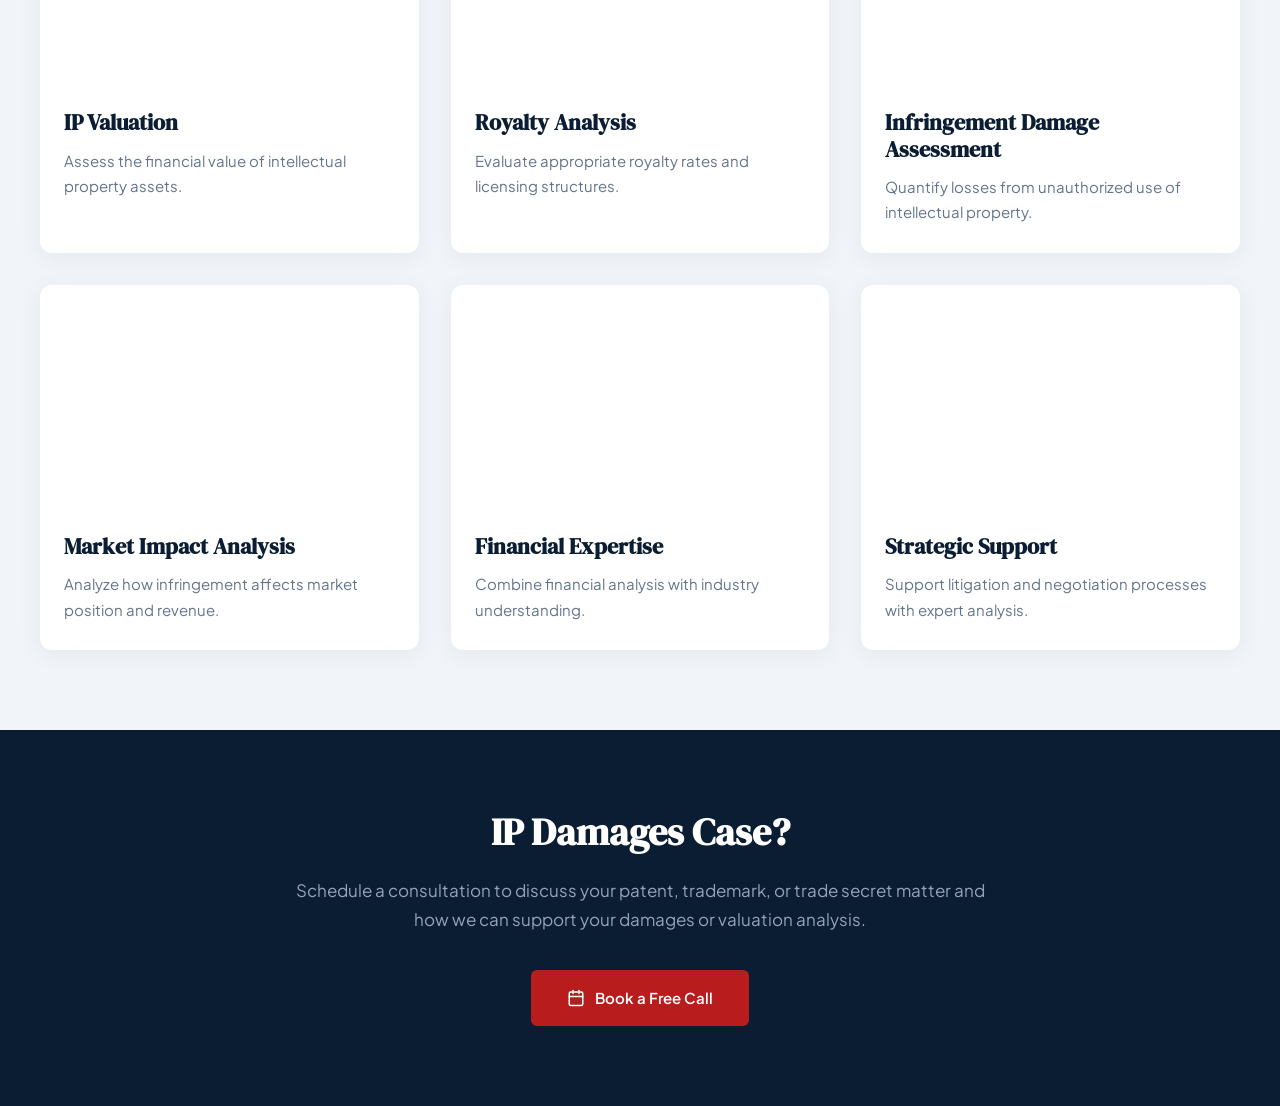
<file: intellectualproperty.html>
<!DOCTYPE html>
<html lang="en">
<head>
<meta charset="UTF-8">
<meta name="viewport" content="width=device-width, initial-scale=1.0">
<title>Intellectual Property — Alpha Applied Analytics Solutions</title>
<link rel="preconnect" href="https://fonts.googleapis.com">
<link rel="preconnect" href="https://fonts.gstatic.com" crossorigin>
<link href="https://fonts.googleapis.com/css2?family=DM+Serif+Display:ital@0;1&family=Plus+Jakarta+Sans:wght@300;400;500;600;700&display=swap" rel="stylesheet">
<style>
:root {
  --navy: #0B1D33;
  --crimson: #B91C1C;
  --crimson-hover: #991B1B;
  --gold: #C5A572;
  --slate: #64748B;
  --slate-light: #94A3B8;
  --white: #FFFFFF;
  --border: #E2E8F0;
  --bg-subtle: #F1F5F9;
}

* { margin: 0; padding: 0; box-sizing: border-box; }
html { scroll-behavior: smooth; }

body {
  font-family: 'Plus Jakarta Sans', sans-serif;
  color: var(--navy);
  line-height: 1.6;
}

h1, h2, h3 {
  font-family: 'DM Serif Display', serif;
  line-height: 1.2;
}

.navbar {
  background: white;
  border-bottom: 1px solid var(--border);
  box-shadow: 0 2px 24px rgba(11,29,51,0.06);
  position: sticky;
  top: 0;
  z-index: 100;
}
.nav-inner {
  max-width: 1200px;
  margin: 0 auto;
  padding: 0 32px;
  height: 72px;
  display: flex;
  align-items: center;
  justify-content: space-between;
}
.nav-logo {
  display: flex;
  align-items: center;
  gap: 14px;
  text-decoration: none;
}
.nav-logo img {
  width: 46px;
  height: 46px;
  object-fit: contain;
}
.nav-logo-text {
  font-weight: 700;
  font-size: 14.5px;
  letter-spacing: 0.8px;
  color: var(--navy);
  text-transform: uppercase;
  line-height: 1.3;
}
.nav-logo-text .accent { color: var(--crimson); }

.back-link {
  font-size: 14px;
  color: var(--slate);
  text-decoration: none;
  font-weight: 500;
  transition: color 0.2s;
}
.back-link:hover { color: var(--crimson); }

.service-hero {
  padding: 120px 32px 80px;
  background: linear-gradient(135deg, rgba(11,29,51,0.75) 0%, rgba(11,29,51,0.85) 100%),
              url('https://images.unsplash.com/photo-1451187580459-43490279c0fa?w=1920&q=90') center/cover;
  color: white;
  text-align: center;
}
.service-hero h1 {
  font-size: clamp(38px, 5vw, 54px);
  margin-bottom: 20px;
  color: white;
}
.service-hero p {
  font-size: 19px;
  color: rgba(255,255,255,0.9);
  max-width: 720px;
  margin: 0 auto 40px;
  line-height: 1.7;
}
.service-badge {
  display: inline-block;
  padding: 6px 18px;
  background: rgba(197,165,114,0.2);
  border: 1px solid rgba(197,165,114,0.3);
  border-radius: 100px;
  font-size: 12px;
  font-weight: 700;
  color: var(--gold);
  text-transform: uppercase;
  letter-spacing: 1.5px;
  margin-bottom: 24px;
}

.image-section {
  display: grid;
  grid-template-columns: 1fr 1fr;
  gap: 0;
  align-items: center;
  min-height: 500px;
}
.image-section.reverse { direction: rtl; }
.image-section.reverse > * { direction: ltr; }

.image-visual {
  background-size: cover;
  background-position: center;
  min-height: 500px;
  position: relative;
}
.image-visual::after {
  content: '';
  position: absolute;
  inset: 0;
  background: linear-gradient(135deg, rgba(11,29,51,0.3) 0%, rgba(11,29,51,0.1) 100%);
}

.image-content {
  padding: 64px 80px;
  background: white;
}
.image-content h2 {
  font-size: 36px;
  color: var(--navy);
  margin-bottom: 20px;
}
.image-content p {
  font-size: 17px;
  color: var(--slate);
  line-height: 1.8;
  margin-bottom: 16px;
}

.features-section {
  padding: 80px 32px;
  background: var(--bg-subtle);
}
.features-inner {
  max-width: 1200px;
  margin: 0 auto;
}
.features-header {
  text-align: center;
  margin-bottom: 56px;
}
.features-header h2 {
  font-size: 40px;
  color: var(--navy);
  margin-bottom: 16px;
}
.features-grid {
  display: grid;
  grid-template-columns: repeat(3, 1fr);
  gap: 32px;
}
.feature-card {
  background: white;
  border-radius: 12px;
  overflow: hidden;
  box-shadow: 0 4px 24px rgba(11,29,51,0.06);
  transition: transform 0.3s;
}
.feature-card:hover {
  transform: translateY(-6px);
}
.feature-image {
  height: 220px;
  background-size: cover;
  background-position: center;
}
.feature-content {
  padding: 28px 24px;
}
.feature-content h3 {
  font-size: 22px;
  color: var(--navy);
  margin-bottom: 12px;
}
.feature-content p {
  font-size: 15px;
  color: var(--slate);
  line-height: 1.7;
}

.cta-section {
  padding: 80px 32px;
  background: var(--navy);
  text-align: center;
  color: white;
}
.cta-inner {
  max-width: 720px;
  margin: 0 auto;
}
.cta-section h2 {
  font-size: 38px;
  color: white;
  margin-bottom: 20px;
}
.cta-section p {
  font-size: 17px;
  color: var(--slate-light);
  margin-bottom: 36px;
  line-height: 1.7;
}
.btn-primary {
  display: inline-flex;
  align-items: center;
  gap: 10px;
  padding: 16px 36px;
  background: var(--crimson);
  color: white;
  border: none;
  border-radius: 6px;
  font-size: 15px;
  font-weight: 600;
  cursor: pointer;
  text-decoration: none;
  transition: all 0.2s;
}
.btn-primary:hover {
  background: var(--crimson-hover);
  transform: translateY(-2px);
}

@media (max-width: 1024px) {
  .image-section {
    grid-template-columns: 1fr;
  }
  .image-section.reverse {
    direction: ltr;
  }
  .image-visual {
    min-height: 350px;
  }
  .image-content {
    padding: 48px 40px;
  }
  .features-grid {
    grid-template-columns: repeat(2, 1fr);
  }
}
@media (max-width: 768px) {
  .service-hero {
    padding: 100px 24px 60px;
  }
  .features-grid {
    grid-template-columns: 1fr;
  }
}
</style>
</head>
<body>

<nav class="navbar">
  <div class="nav-inner">
    <a href="index.html" class="nav-logo">
      <img src="./images/logo.png" alt="Alpha Applied Analytics Solutions">
      <div class="nav-logo-text">Alpha <span class="accent">Applied</span><br>Analytics Solutions</div>
    </a>
    <a href="index.html#services" class="back-link">← Back to Services</a>
  </div>
</nav>

<section class="service-hero">
  <span class="service-badge">IP Valuation & Damages</span>
  <h1>Intellectual Property Analytics</h1>
  <p>Valuing innovation with precision and insight. We assist in quantifying damages and valuation related to intellectual property disputes with financial expertise and industry analysis.</p>
</section>

<!-- ===== OVERVIEW SECTION ===== -->
<section class="image-section">
  <div class="image-visual" style="background-image: url('https://images.unsplash.com/photo-1451187580459-43490279c0fa?w=1200&q=90');"></div>
  <div class="image-content">
    <h2>Intellectual Property Damage Analysis</h2>
    <p>We provide expert financial analysis for intellectual property disputes, including IP valuation, royalty analysis, and infringement damage assessment. Our services evaluate the financial value of patents, trademarks, copyrights, and trade secrets, determining appropriate royalty rates and licensing structures to support litigation and negotiation. We quantify losses resulting from unauthorized IP use, combining financial expertise with industry understanding to capture the true economic impact.</p>
    <p>Our comprehensive approach analyzes how infringement affects market position, revenue, and competitive advantage. We deliver defensible valuations and damage assessments backed by rigorous methodology, market analysis, and financial modeling—giving legal teams the expert support needed in complex IP litigation.</p>
  </div>
</section>

<section class="features-section">
  <div class="features-inner">
    <div class="features-header">
      <h2>What We Deliver</h2>
    </div>
    <div class="features-grid">
      <div class="feature-card">
        <div class="feature-image" style="background-image: url('https://images.unsplash.com/photo-1488590528505-98d2b5aba04b?w=600&q=85');"></div>
        <div class="feature-content">
          <h3>IP Valuation</h3>
          <p>Assess the financial value of intellectual property assets.</p>
        </div>
      </div>
      <div class="feature-card">
        <div class="feature-image" style="background-image: url('https://images.unsplash.com/photo-1485827404703-89b55fcc595e?w=600&q=85');"></div>
        <div class="feature-content">
          <h3>Royalty Analysis</h3>
          <p>Evaluate appropriate royalty rates and licensing structures.</p>
        </div>
      </div>
      <div class="feature-card">
        <div class="feature-image" style="background-image: url('https://images.unsplash.com/photo-1535378917042-10a22c95931a?w=600&q=85');"></div>
        <div class="feature-content">
          <h3>Infringement Damage Assessment</h3>
          <p>Quantify losses from unauthorized use of intellectual property.</p>
        </div>
      </div>
      <div class="feature-card">
        <div class="feature-image" style="background-image: url('https://images.unsplash.com/photo-1550751827-4bd374c3f58b?w=600&q=85');"></div>
        <div class="feature-content">
          <h3>Market Impact Analysis</h3>
          <p>Analyze how infringement affects market position and revenue.</p>
        </div>
      </div>
      <div class="feature-card">
        <div class="feature-image" style="background-image: url('https://images.unsplash.com/photo-1484807352052-23338990c6c6?w=600&q=85');"></div>
        <div class="feature-content">
          <h3>Financial Expertise</h3>
          <p>Combine financial analysis with industry understanding.</p>
        </div>
      </div>
      <div class="feature-card">
        <div class="feature-image" style="background-image: url('https://images.unsplash.com/photo-1519389950473-47ba0277781c?w=600&q=85');"></div>
        <div class="feature-content">
          <h3>Strategic Support</h3>
          <p>Support litigation and negotiation processes with expert analysis.</p>
        </div>
      </div>
    </div>
  </div>
</section>

<section class="cta-section">
  <div class="cta-inner">
    <h2>IP Damages Case?</h2>
    <p>Schedule a consultation to discuss your patent, trademark, or trade secret matter and how we can support your damages or valuation analysis.</p>
    <a href="mailto:info@alphaanalyticssol.com?subject=Intellectual%20Property%20Inquiry" class="btn-primary">
      <svg width="18" height="18" viewBox="0 0 24 24" fill="none" stroke="currentColor" stroke-width="2" stroke-linecap="round" stroke-linejoin="round">
        <rect x="3" y="4" width="18" height="18" rx="2" ry="2"/><line x1="16" y1="2" x2="16" y2="6"/><line x1="8" y1="2" x2="8" y2="6"/><line x1="3" y1="10" x2="21" y2="10"/>
      </svg>
      Book a Free Call
    </a>
  </div>
</section>

</body>
</html>
</file>
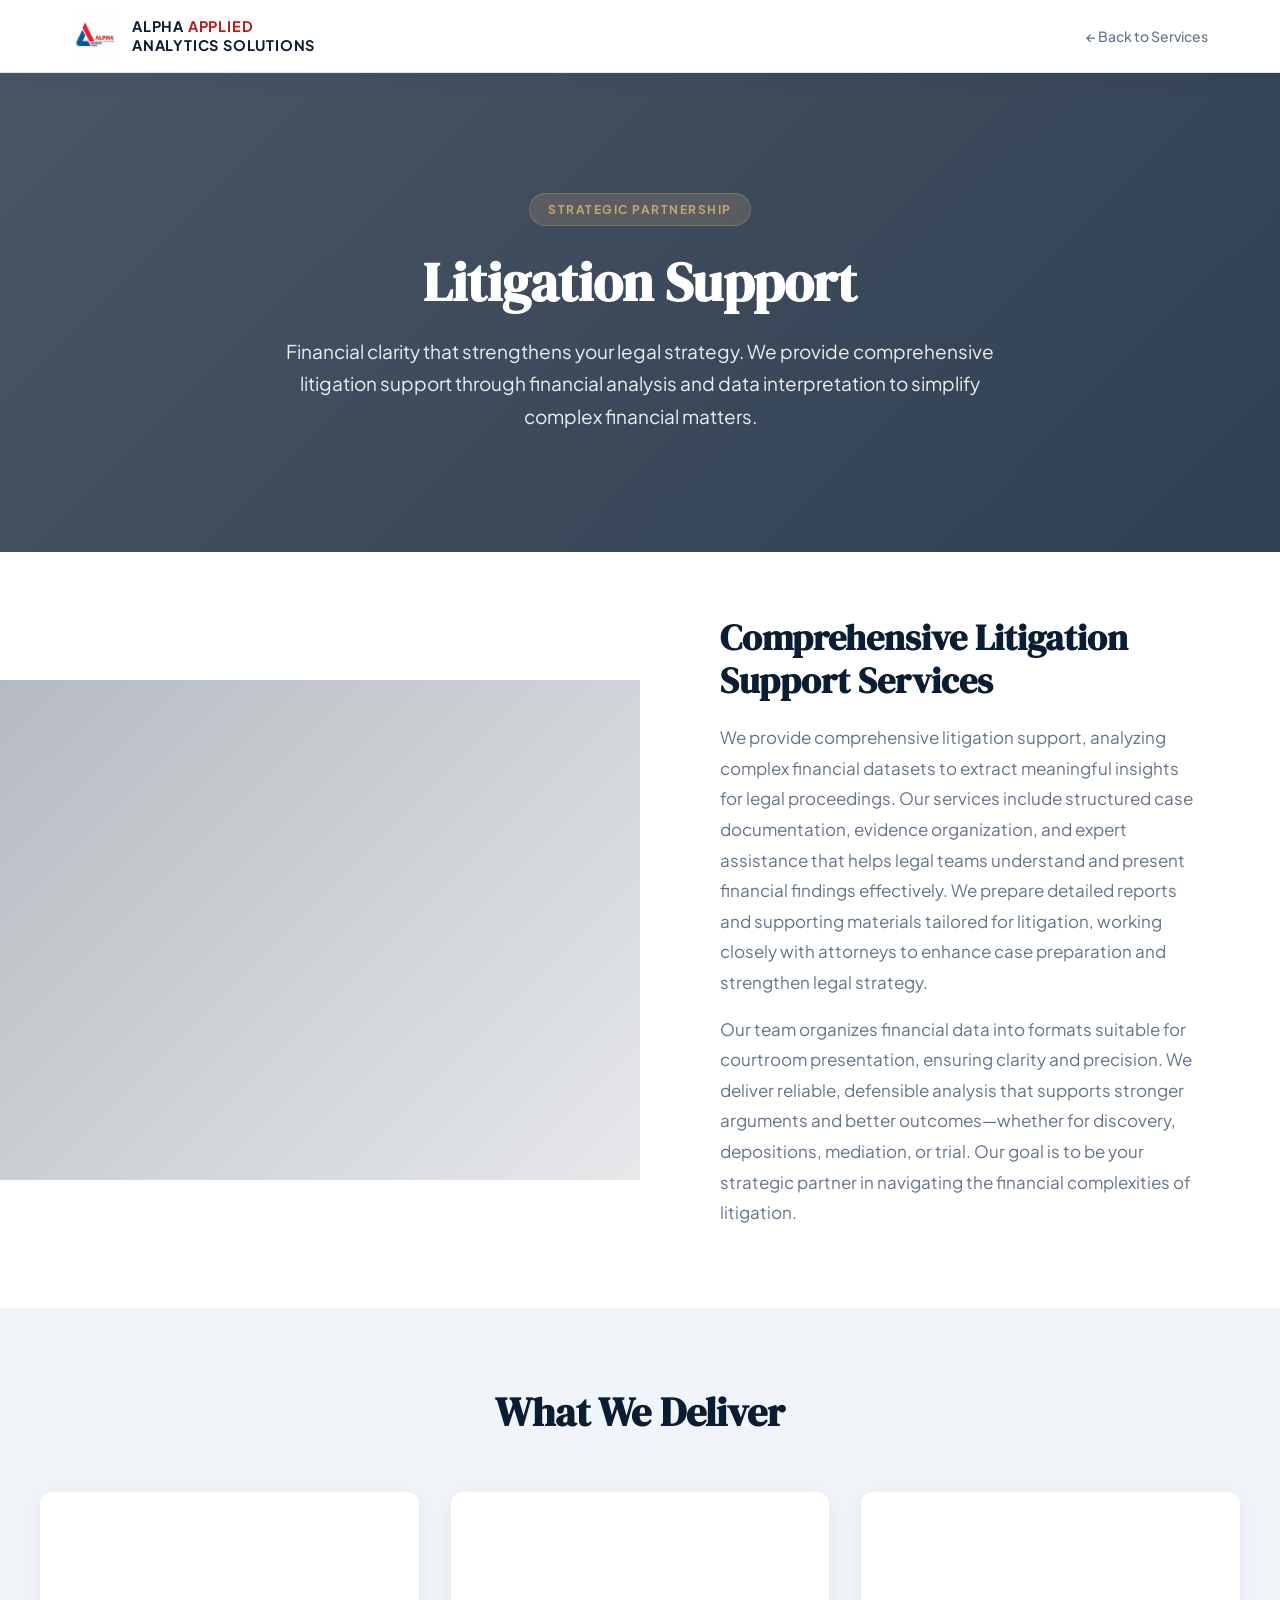
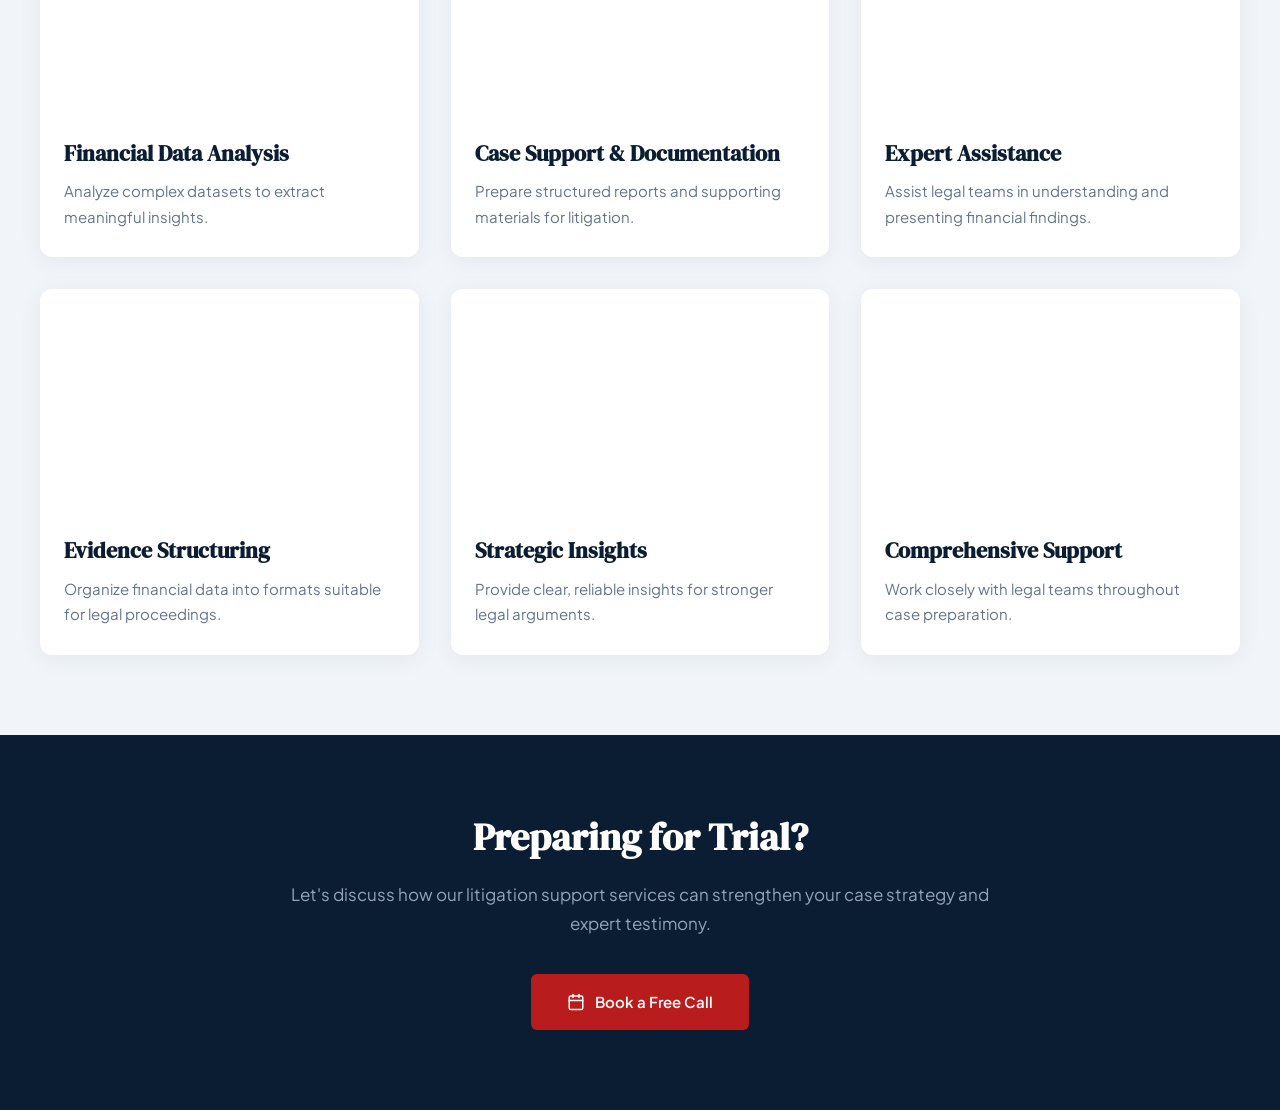
<file: litigationsupport.html>
<!DOCTYPE html>
<html lang="en">
<head>
<meta charset="UTF-8">
<meta name="viewport" content="width=device-width, initial-scale=1.0">
<title>Litigation Support — Alpha Applied Analytics Solutions</title>
<link rel="preconnect" href="https://fonts.googleapis.com">
<link rel="preconnect" href="https://fonts.gstatic.com" crossorigin>
<link href="https://fonts.googleapis.com/css2?family=DM+Serif+Display:ital@0;1&family=Plus+Jakarta+Sans:wght@300;400;500;600;700&display=swap" rel="stylesheet">
<style>
:root {
  --navy: #0B1D33;
  --crimson: #B91C1C;
  --crimson-hover: #991B1B;
  --gold: #C5A572;
  --slate: #64748B;
  --slate-light: #94A3B8;
  --white: #FFFFFF;
  --border: #E2E8F0;
  --bg-subtle: #F1F5F9;
}

* { margin: 0; padding: 0; box-sizing: border-box; }
html { scroll-behavior: smooth; }

body {
  font-family: 'Plus Jakarta Sans', sans-serif;
  color: var(--navy);
  line-height: 1.6;
}

h1, h2, h3 {
  font-family: 'DM Serif Display', serif;
  line-height: 1.2;
}

.navbar {
  background: white;
  border-bottom: 1px solid var(--border);
  box-shadow: 0 2px 24px rgba(11,29,51,0.06);
  position: sticky;
  top: 0;
  z-index: 100;
}
.nav-inner {
  max-width: 1200px;
  margin: 0 auto;
  padding: 0 32px;
  height: 72px;
  display: flex;
  align-items: center;
  justify-content: space-between;
}
.nav-logo {
  display: flex;
  align-items: center;
  gap: 14px;
  text-decoration: none;
}
.nav-logo img {
  width: 46px;
  height: 46px;
  object-fit: contain;
}
.nav-logo-text {
  font-weight: 700;
  font-size: 14.5px;
  letter-spacing: 0.8px;
  color: var(--navy);
  text-transform: uppercase;
  line-height: 1.3;
}
.nav-logo-text .accent { color: var(--crimson); }

.back-link {
  font-size: 14px;
  color: var(--slate);
  text-decoration: none;
  font-weight: 500;
  transition: color 0.2s;
}
.back-link:hover { color: var(--crimson); }

.service-hero {
  padding: 120px 32px 80px;
  background: linear-gradient(135deg, rgba(11,29,51,0.75) 0%, rgba(11,29,51,0.85) 100%),
              url('https://images.unsplash.com/photo-1589391886645-d51941baf7fb?w=1920&q=90') center/cover;
  color: white;
  text-align: center;
}
.service-hero h1 {
  font-size: clamp(38px, 5vw, 54px);
  margin-bottom: 20px;
  color: white;
}
.service-hero p {
  font-size: 19px;
  color: rgba(255,255,255,0.9);
  max-width: 720px;
  margin: 0 auto 40px;
  line-height: 1.7;
}
.service-badge {
  display: inline-block;
  padding: 6px 18px;
  background: rgba(197,165,114,0.2);
  border: 1px solid rgba(197,165,114,0.3);
  border-radius: 100px;
  font-size: 12px;
  font-weight: 700;
  color: var(--gold);
  text-transform: uppercase;
  letter-spacing: 1.5px;
  margin-bottom: 24px;
}

.image-section {
  display: grid;
  grid-template-columns: 1fr 1fr;
  gap: 0;
  align-items: center;
  min-height: 500px;
}
.image-section.reverse { direction: rtl; }
.image-section.reverse > * { direction: ltr; }

.image-visual {
  background-size: cover;
  background-position: center;
  min-height: 500px;
  position: relative;
}
.image-visual::after {
  content: '';
  position: absolute;
  inset: 0;
  background: linear-gradient(135deg, rgba(11,29,51,0.3) 0%, rgba(11,29,51,0.1) 100%);
}

.image-content {
  padding: 64px 80px;
  background: white;
}
.image-content h2 {
  font-size: 36px;
  color: var(--navy);
  margin-bottom: 20px;
}
.image-content p {
  font-size: 17px;
  color: var(--slate);
  line-height: 1.8;
  margin-bottom: 16px;
}

.features-section {
  padding: 80px 32px;
  background: var(--bg-subtle);
}
.features-inner {
  max-width: 1200px;
  margin: 0 auto;
}
.features-header {
  text-align: center;
  margin-bottom: 56px;
}
.features-header h2 {
  font-size: 40px;
  color: var(--navy);
  margin-bottom: 16px;
}
.features-grid {
  display: grid;
  grid-template-columns: repeat(3, 1fr);
  gap: 32px;
}
.feature-card {
  background: white;
  border-radius: 12px;
  overflow: hidden;
  box-shadow: 0 4px 24px rgba(11,29,51,0.06);
  transition: transform 0.3s;
}
.feature-card:hover {
  transform: translateY(-6px);
}
.feature-image {
  height: 220px;
  background-size: cover;
  background-position: center;
}
.feature-content {
  padding: 28px 24px;
}
.feature-content h3 {
  font-size: 22px;
  color: var(--navy);
  margin-bottom: 12px;
}
.feature-content p {
  font-size: 15px;
  color: var(--slate);
  line-height: 1.7;
}

.cta-section {
  padding: 80px 32px;
  background: var(--navy);
  text-align: center;
  color: white;
}
.cta-inner {
  max-width: 720px;
  margin: 0 auto;
}
.cta-section h2 {
  font-size: 38px;
  color: white;
  margin-bottom: 20px;
}
.cta-section p {
  font-size: 17px;
  color: var(--slate-light);
  margin-bottom: 36px;
  line-height: 1.7;
}
.btn-primary {
  display: inline-flex;
  align-items: center;
  gap: 10px;
  padding: 16px 36px;
  background: var(--crimson);
  color: white;
  border: none;
  border-radius: 6px;
  font-size: 15px;
  font-weight: 600;
  cursor: pointer;
  text-decoration: none;
  transition: all 0.2s;
}
.btn-primary:hover {
  background: var(--crimson-hover);
  transform: translateY(-2px);
}

@media (max-width: 1024px) {
  .image-section {
    grid-template-columns: 1fr;
  }
  .image-section.reverse {
    direction: ltr;
  }
  .image-visual {
    min-height: 350px;
  }
  .image-content {
    padding: 48px 40px;
  }
  .features-grid {
    grid-template-columns: repeat(2, 1fr);
  }
}
@media (max-width: 768px) {
  .service-hero {
    padding: 100px 24px 60px;
  }
  .features-grid {
    grid-template-columns: 1fr;
  }
}
</style>
</head>
<body>

<nav class="navbar">
  <div class="nav-inner">
    <a href="index.html" class="nav-logo">
      <img src="./images/logo.png" alt="Alpha Applied Analytics Solutions">
      <div class="nav-logo-text">Alpha <span class="accent">Applied</span><br>Analytics Solutions</div>
    </a>
    <a href="index.html#services" class="back-link">← Back to Services</a>
  </div>
</nav>

<section class="service-hero">
  <span class="service-badge">Strategic Partnership</span>
  <h1>Litigation Support</h1>
  <p>Financial clarity that strengthens your legal strategy. We provide comprehensive litigation support through financial analysis and data interpretation to simplify complex financial matters.</p>
</section>

<!-- ===== OVERVIEW SECTION ===== -->
<section class="image-section">
  <div class="image-visual" style="background-image: url('https://images.unsplash.com/photo-1589391886645-d51941baf7fb?w=1200&q=90');"></div>
  <div class="image-content">
    <h2>Comprehensive Litigation Support Services</h2>
    <p>We provide comprehensive litigation support, analyzing complex financial datasets to extract meaningful insights for legal proceedings. Our services include structured case documentation, evidence organization, and expert assistance that helps legal teams understand and present financial findings effectively. We prepare detailed reports and supporting materials tailored for litigation, working closely with attorneys to enhance case preparation and strengthen legal strategy.</p>
    <p>Our team organizes financial data into formats suitable for courtroom presentation, ensuring clarity and precision. We deliver reliable, defensible analysis that supports stronger arguments and better outcomes—whether for discovery, depositions, mediation, or trial. Our goal is to be your strategic partner in navigating the financial complexities of litigation.</p>
  </div>
</section>

<section class="features-section">
  <div class="features-inner">
    <div class="features-header">
      <h2>What We Deliver</h2>
    </div>
    <div class="features-grid">
      <div class="feature-card">
        <div class="feature-image" style="background-image: url('https://images.unsplash.com/photo-1507537362848-9c7e70b7b5c1?w=600&q=85');"></div>
        <div class="feature-content">
          <h3>Financial Data Analysis</h3>
          <p>Analyze complex datasets to extract meaningful insights.</p>
        </div>
      </div>
      <div class="feature-card">
        <div class="feature-image" style="background-image: url('https://images.unsplash.com/photo-1521791136064-7986c2920216?w=600&q=85');"></div>
        <div class="feature-content">
          <h3>Case Support & Documentation</h3>
          <p>Prepare structured reports and supporting materials for litigation.</p>
        </div>
      </div>
      <div class="feature-card">
        <div class="feature-image" style="background-image: url('https://images.unsplash.com/photo-1556761175-5973dc0f32e7?w=600&q=85');"></div>
        <div class="feature-content">
          <h3>Expert Assistance</h3>
          <p>Assist legal teams in understanding and presenting financial findings.</p>
        </div>
      </div>
      <div class="feature-card">
        <div class="feature-image" style="background-image: url('https://images.unsplash.com/photo-1526374870839-e155464bb9b2?w=600&q=85');"></div>
        <div class="feature-content">
          <h3>Evidence Structuring</h3>
          <p>Organize financial data into formats suitable for legal proceedings.</p>
        </div>
      </div>
      <div class="feature-card">
        <div class="feature-image" style="background-image: url('https://images.unsplash.com/photo-1547658718-1cdaa0852790?w=600&q=85');"></div>
        <div class="feature-content">
          <h3>Strategic Insights</h3>
          <p>Provide clear, reliable insights for stronger legal arguments.</p>
        </div>
      </div>
      <div class="feature-card">
        <div class="feature-image" style="background-image: url('https://images.unsplash.com/photo-1524995997946-a1c2e315a42f?w=600&q=85');"></div>
        <div class="feature-content">
          <h3>Comprehensive Support</h3>
          <p>Work closely with legal teams throughout case preparation.</p>
        </div>
      </div>
    </div>
  </div>
</section>

<section class="cta-section">
  <div class="cta-inner">
    <h2>Preparing for Trial?</h2>
    <p>Let's discuss how our litigation support services can strengthen your case strategy and expert testimony.</p>
    <a href="mailto:info@alphaanalyticssol.com?subject=Litigation%20Support%20Inquiry" class="btn-primary">
      <svg width="18" height="18" viewBox="0 0 24 24" fill="none" stroke="currentColor" stroke-width="2" stroke-linecap="round" stroke-linejoin="round">
        <rect x="3" y="4" width="18" height="18" rx="2" ry="2"/><line x1="16" y1="2" x2="16" y2="6"/><line x1="8" y1="2" x2="8" y2="6"/><line x1="3" y1="10" x2="21" y2="10"/>
      </svg>
      Book a Free Call
    </a>
  </div>
</section>

</body>
</html>
</file>
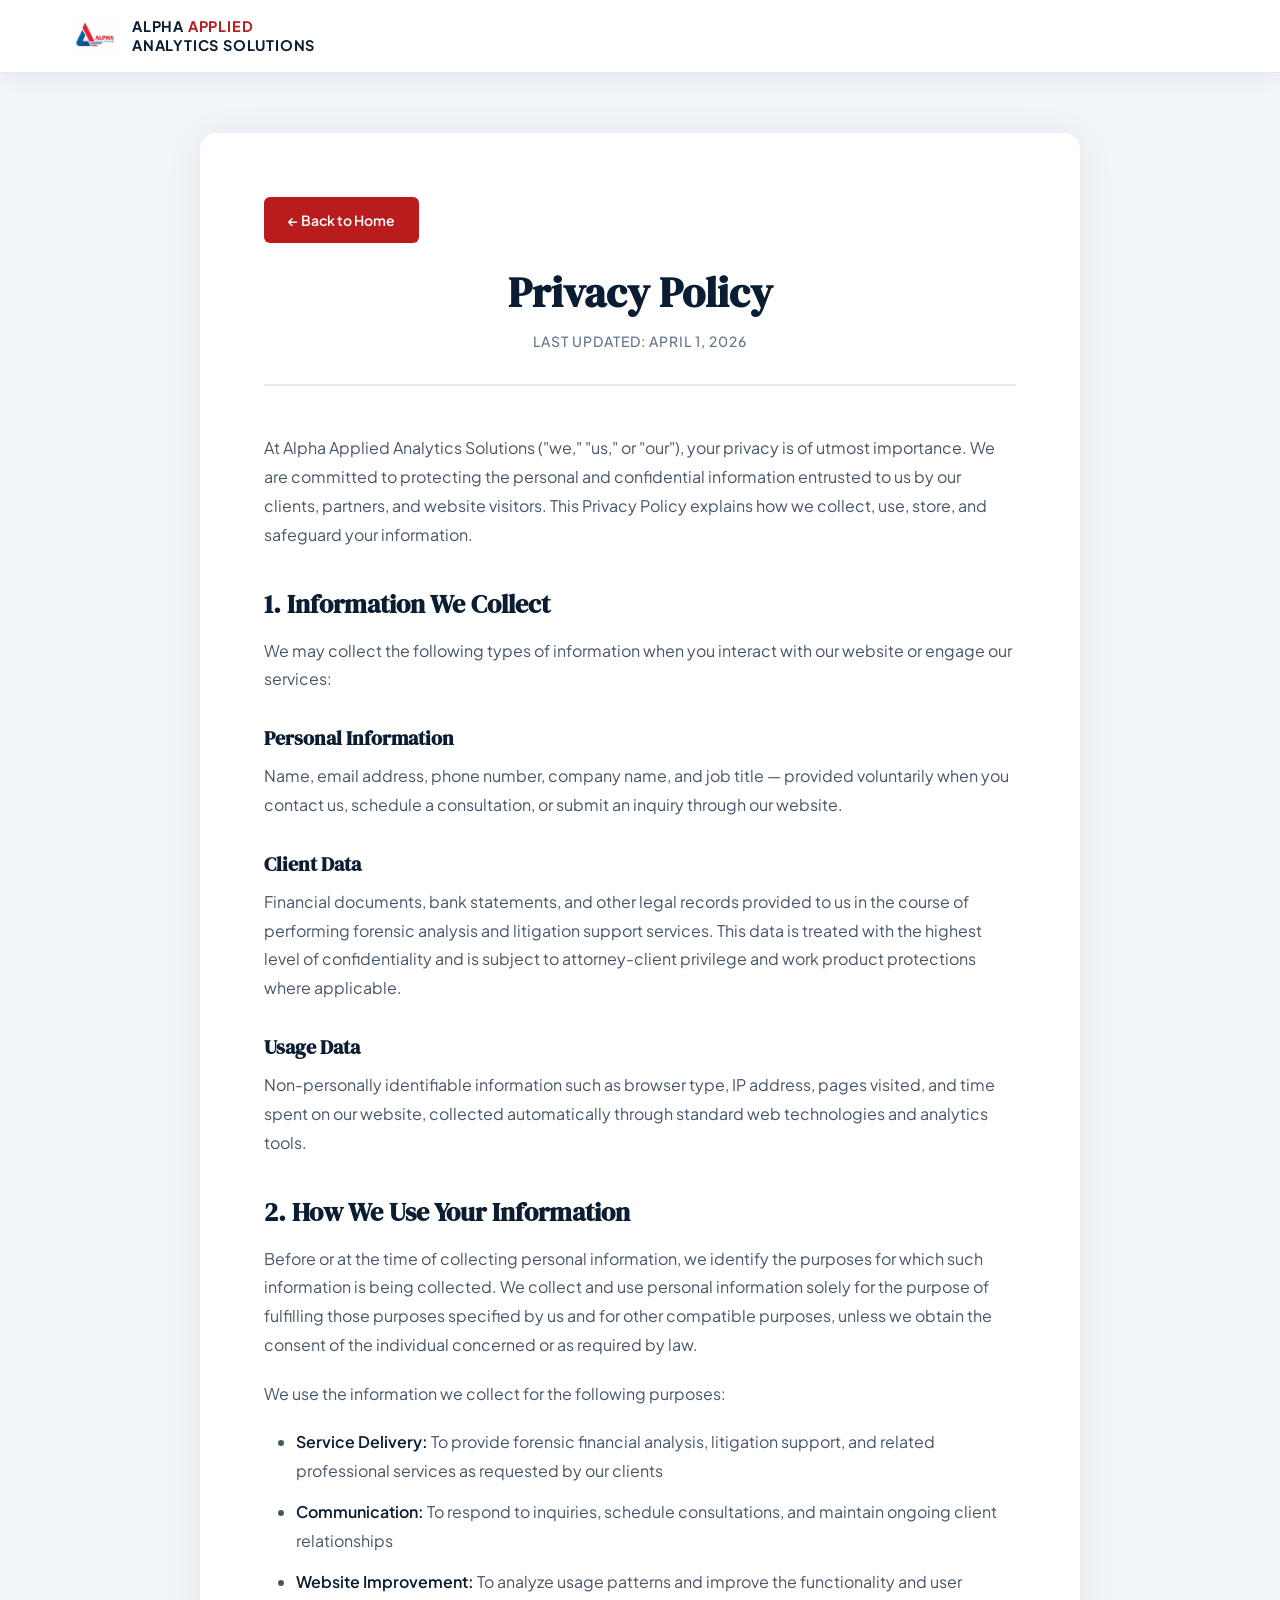
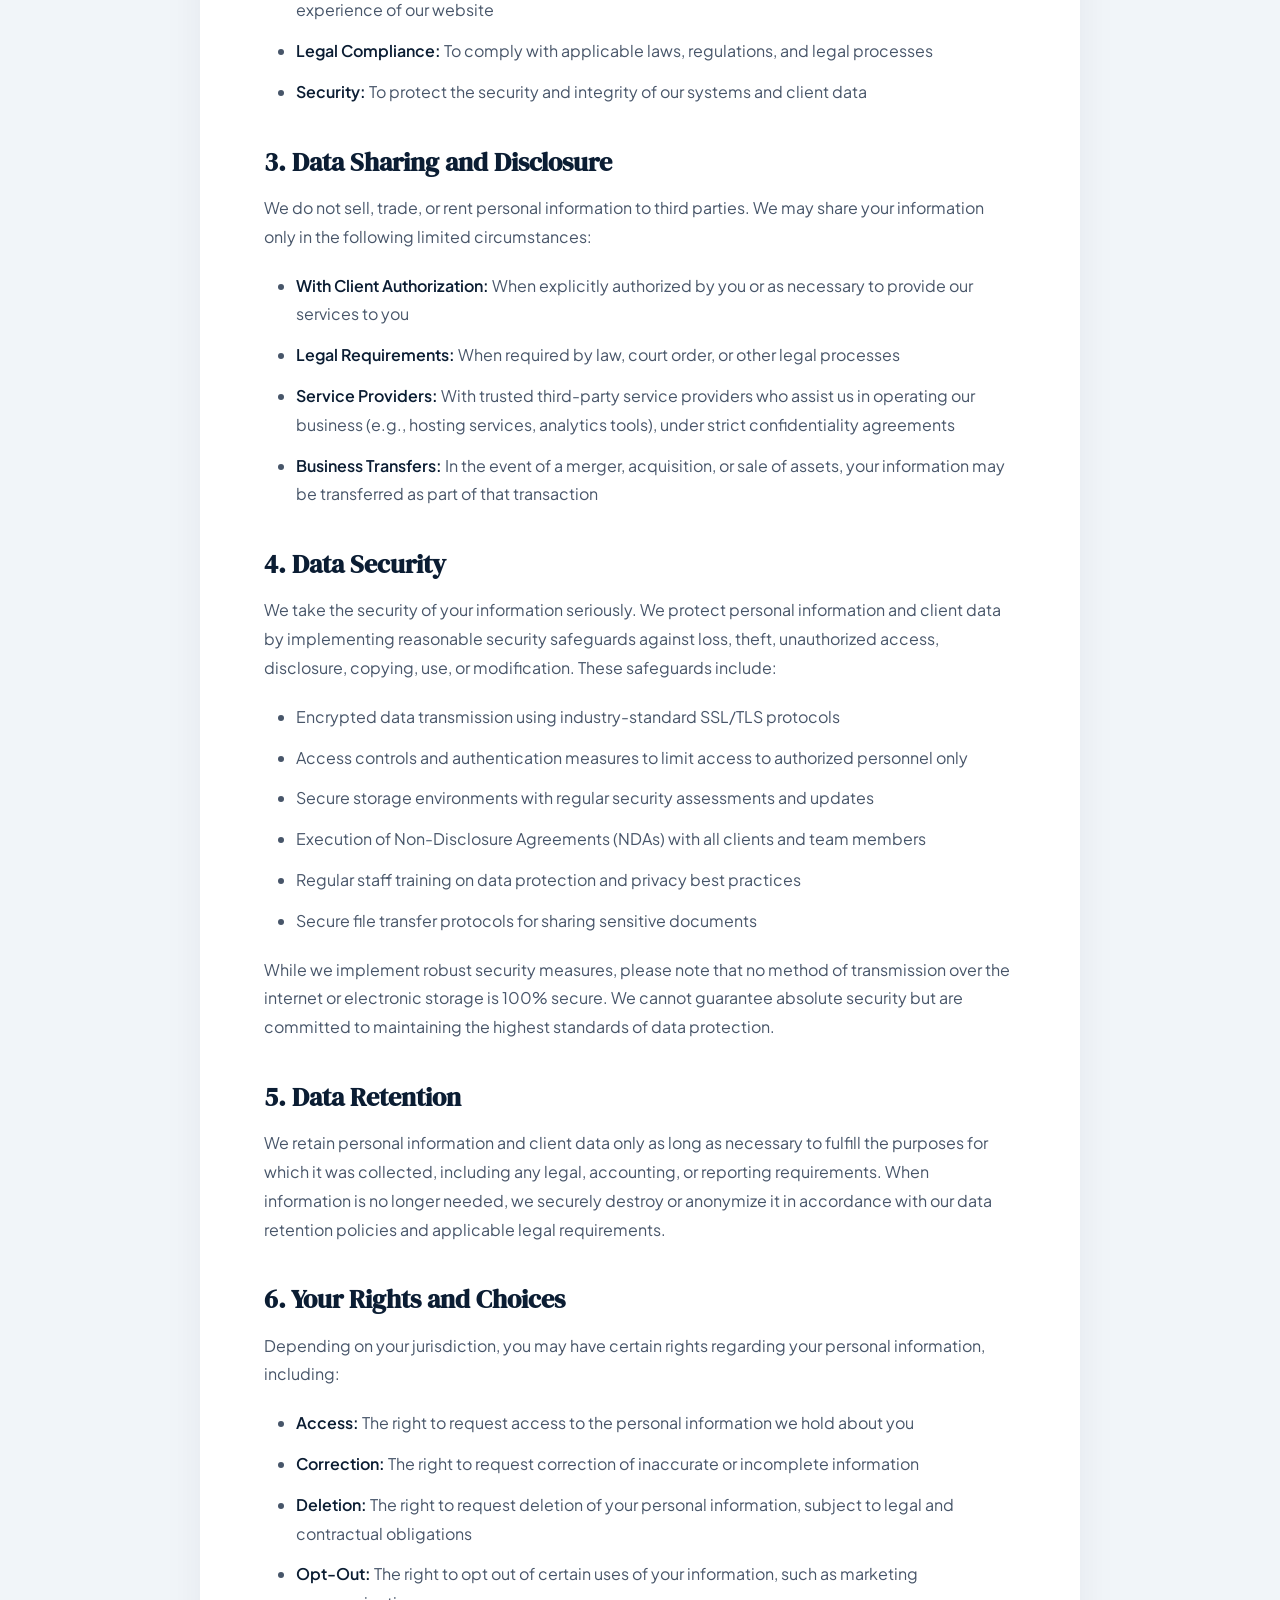
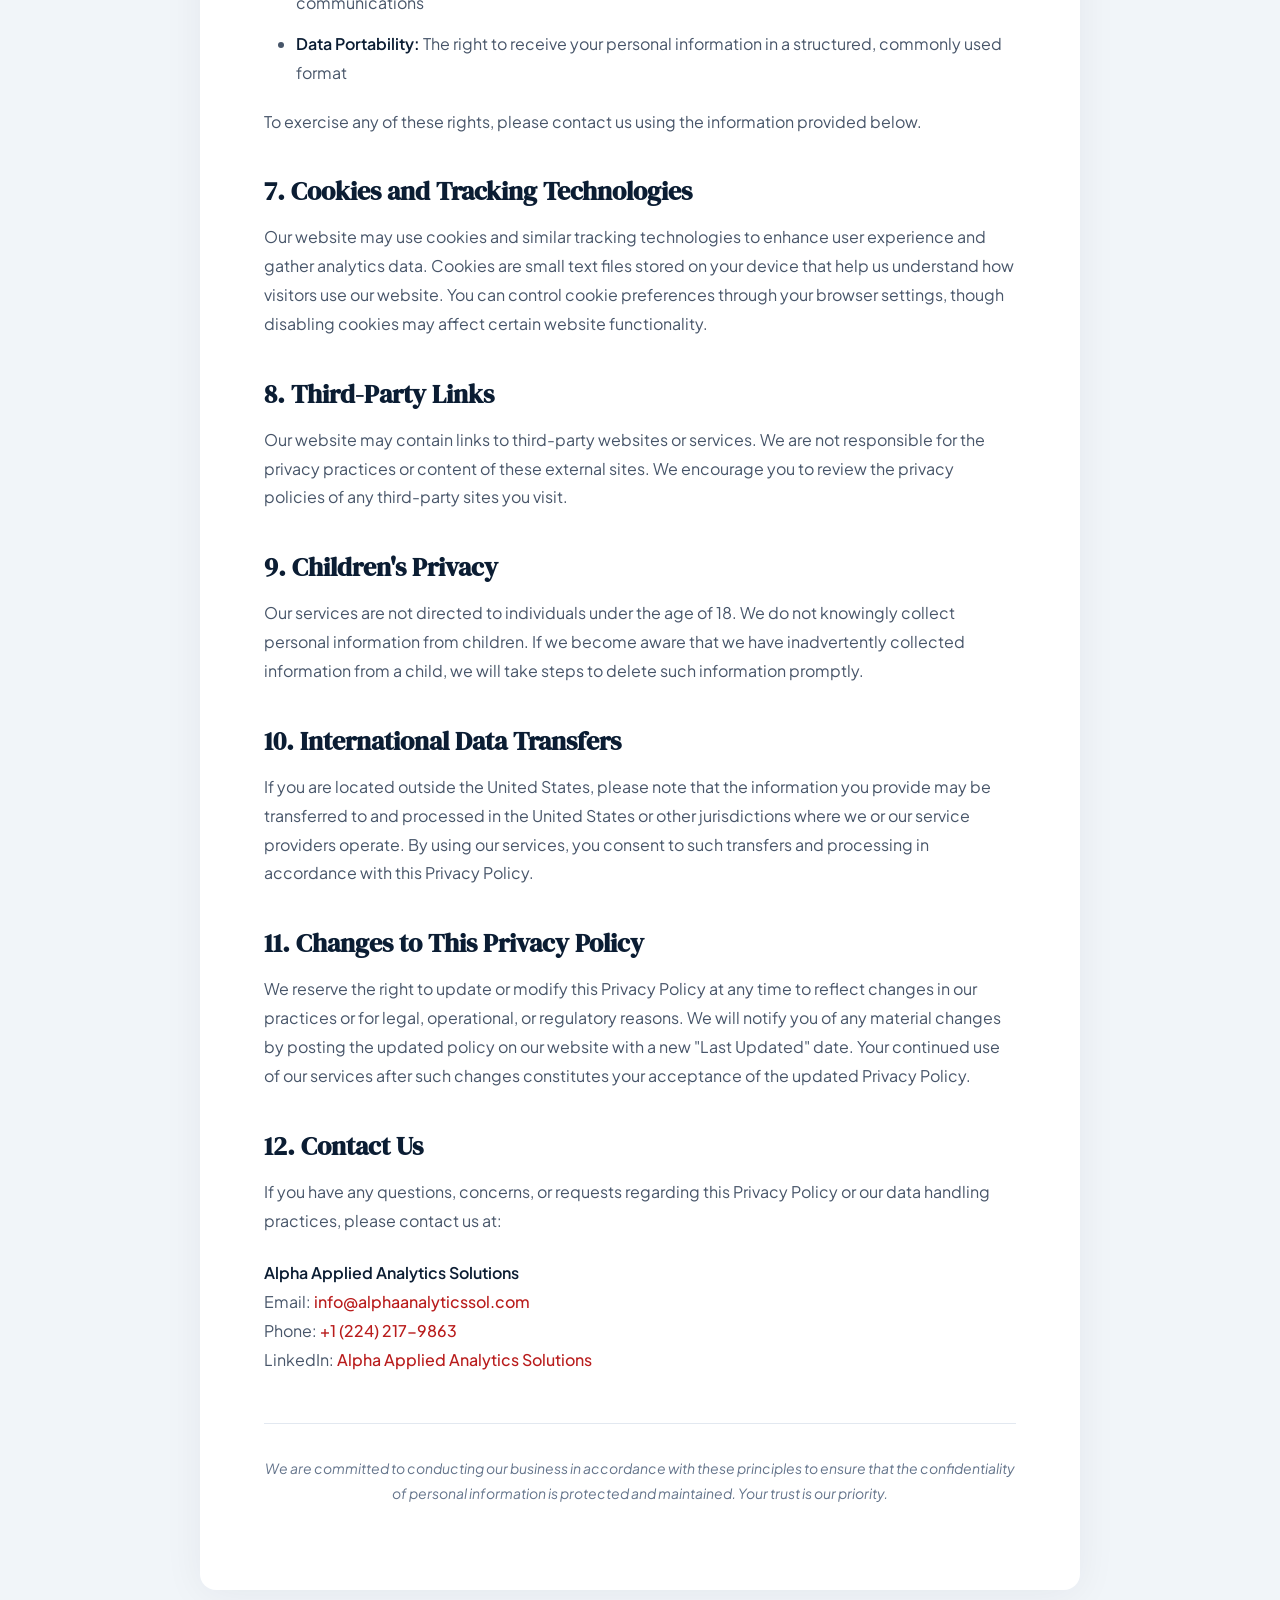
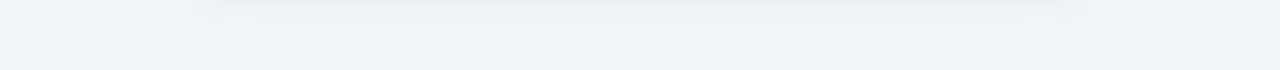
<file: privacypolicy.html>
<!DOCTYPE html>
<html lang="en">
<head>
<meta charset="UTF-8">
<meta name="viewport" content="width=device-width, initial-scale=1.0">
<title>Privacy Policy — Alpha Applied Analytics Solutions</title>
<link rel="preconnect" href="https://fonts.googleapis.com">
<link rel="preconnect" href="https://fonts.gstatic.com" crossorigin>
<link href="https://fonts.googleapis.com/css2?family=DM+Serif+Display:ital@0;1&family=Plus+Jakarta+Sans:wght@300;400;500;600;700&display=swap" rel="stylesheet">
<style>
:root {
  --navy: #0B1D33;
  --navy-deep: #091729;
  --crimson: #B91C1C;
  --crimson-hover: #991B1B;
  --gold: #C5A572;
  --slate: #64748B;
  --slate-light: #94A3B8;
  --white: #FFFFFF;
  --border: #E2E8F0;
  --bg-subtle: #F1F5F9;
}

* { margin: 0; padding: 0; box-sizing: border-box; }
html { scroll-behavior: smooth; }

body {
  font-family: 'Plus Jakarta Sans', sans-serif;
  color: var(--navy);
  line-height: 1.6;
  background: var(--bg-subtle);
}

h1, h2, h3 {
  font-family: 'DM Serif Display', serif;
  line-height: 1.2;
}

/* ===== NAVBAR ===== */
.navbar {
  background: white;
  border-bottom: 1px solid var(--border);
  box-shadow: 0 2px 24px rgba(11,29,51,0.06);
  position: sticky;
  top: 0;
  z-index: 100;
}
.nav-inner {
  max-width: 1200px;
  margin: 0 auto;
  padding: 0 32px;
  height: 72px;
  display: flex;
  align-items: center;
  justify-content: space-between;
}
.nav-logo {
  display: flex;
  align-items: center;
  gap: 14px;
  text-decoration: none;
}
.nav-logo img {
  width: 46px;
  height: 46px;
  object-fit: contain;
}
.nav-logo-text {
  font-weight: 700;
  font-size: 14.5px;
  letter-spacing: 0.8px;
  color: var(--navy);
  text-transform: uppercase;
  line-height: 1.3;
}
.nav-logo-text .accent { color: var(--crimson); }

/* ===== CONTENT ===== */
.policy-container {
  max-width: 880px;
  margin: 60px auto 80px;
  background: white;
  border-radius: 16px;
  box-shadow: 0 4px 40px rgba(11,29,51,0.06);
  padding: 64px;
}

.policy-header {
  text-align: center;
  margin-bottom: 48px;
  padding-bottom: 32px;
  border-bottom: 2px solid var(--border);
}
.policy-header h1 {
  font-size: 42px;
  color: var(--navy);
  margin-bottom: 12px;
}
.policy-date {
  font-size: 14px;
  color: var(--slate);
  font-weight: 500;
  text-transform: uppercase;
  letter-spacing: 1px;
}

.policy-content h2 {
  font-size: 26px;
  color: var(--navy);
  margin-top: 40px;
  margin-bottom: 16px;
}
.policy-content h3 {
  font-size: 20px;
  color: var(--navy);
  margin-top: 32px;
  margin-bottom: 12px;
}
.policy-content p {
  font-size: 16px;
  color: #475569;
  line-height: 1.8;
  margin-bottom: 20px;
}
.policy-content ul {
  margin: 20px 0 20px 32px;
}
.policy-content li {
  font-size: 16px;
  color: #475569;
  line-height: 1.8;
  margin-bottom: 12px;
}
.policy-content strong {
  color: var(--navy);
  font-weight: 600;
}
.policy-content a {
  color: var(--crimson);
  text-decoration: none;
  font-weight: 500;
}
.policy-content a:hover {
  text-decoration: underline;
}

.policy-footer {
  margin-top: 48px;
  padding-top: 32px;
  border-top: 1px solid var(--border);
  text-align: center;
}
.policy-footer p {
  font-size: 14px;
  color: var(--slate);
  font-style: italic;
}

.back-button {
  display: inline-flex;
  align-items: center;
  gap: 8px;
  padding: 12px 24px;
  background: var(--crimson);
  color: white;
  border-radius: 6px;
  text-decoration: none;
  font-weight: 600;
  font-size: 14px;
  transition: all 0.2s;
  margin-bottom: 24px;
}
.back-button:hover {
  background: var(--crimson-hover);
  transform: translateY(-2px);
}

@media (max-width: 768px) {
  .policy-container {
    margin: 32px 20px 60px;
    padding: 40px 28px;
  }
  .policy-header h1 {
    font-size: 32px;
  }
}
</style>
</head>
<body>

<!-- ===== NAVBAR ===== -->
<nav class="navbar">
  <div class="nav-inner">
    <a href="index.html" class="nav-logo">
      <img src="./images/logo.png" alt="Alpha Applied Analytics Solutions">
      <div class="nav-logo-text">Alpha <span class="accent">Applied</span><br>Analytics Solutions</div>
    </a>
  </div>
</nav>

<!-- ===== POLICY CONTENT ===== -->
<div class="policy-container">
  <a href="index.html" class="back-button">← Back to Home</a>
  
  <div class="policy-header">
    <h1>Privacy Policy</h1>
    <p class="policy-date">Last Updated: April 1, 2026</p>
  </div>

  <div class="policy-content">
    <p>At Alpha Applied Analytics Solutions ("we," "us," or "our"), your privacy is of utmost importance. We are committed to protecting the personal and confidential information entrusted to us by our clients, partners, and website visitors. This Privacy Policy explains how we collect, use, store, and safeguard your information.</p>

    <h2>1. Information We Collect</h2>
    <p>We may collect the following types of information when you interact with our website or engage our services:</p>
    
    <h3>Personal Information</h3>
    <p>Name, email address, phone number, company name, and job title — provided voluntarily when you contact us, schedule a consultation, or submit an inquiry through our website.</p>

    <h3>Client Data</h3>
    <p>Financial documents, bank statements, and other legal records provided to us in the course of performing forensic analysis and litigation support services. This data is treated with the highest level of confidentiality and is subject to attorney-client privilege and work product protections where applicable.</p>

    <h3>Usage Data</h3>
    <p>Non-personally identifiable information such as browser type, IP address, pages visited, and time spent on our website, collected automatically through standard web technologies and analytics tools.</p>

    <h2>2. How We Use Your Information</h2>
    <p>Before or at the time of collecting personal information, we identify the purposes for which such information is being collected. We collect and use personal information solely for the purpose of fulfilling those purposes specified by us and for other compatible purposes, unless we obtain the consent of the individual concerned or as required by law.</p>

    <p>We use the information we collect for the following purposes:</p>
    <ul>
      <li><strong>Service Delivery:</strong> To provide forensic financial analysis, litigation support, and related professional services as requested by our clients</li>
      <li><strong>Communication:</strong> To respond to inquiries, schedule consultations, and maintain ongoing client relationships</li>
      <li><strong>Website Improvement:</strong> To analyze usage patterns and improve the functionality and user experience of our website</li>
      <li><strong>Legal Compliance:</strong> To comply with applicable laws, regulations, and legal processes</li>
      <li><strong>Security:</strong> To protect the security and integrity of our systems and client data</li>
    </ul>

    <h2>3. Data Sharing and Disclosure</h2>
    <p>We do not sell, trade, or rent personal information to third parties. We may share your information only in the following limited circumstances:</p>
    <ul>
      <li><strong>With Client Authorization:</strong> When explicitly authorized by you or as necessary to provide our services to you</li>
      <li><strong>Legal Requirements:</strong> When required by law, court order, or other legal processes</li>
      <li><strong>Service Providers:</strong> With trusted third-party service providers who assist us in operating our business (e.g., hosting services, analytics tools), under strict confidentiality agreements</li>
      <li><strong>Business Transfers:</strong> In the event of a merger, acquisition, or sale of assets, your information may be transferred as part of that transaction</li>
    </ul>

    <h2>4. Data Security</h2>
    <p>We take the security of your information seriously. We protect personal information and client data by implementing reasonable security safeguards against loss, theft, unauthorized access, disclosure, copying, use, or modification. These safeguards include:</p>
    <ul>
      <li>Encrypted data transmission using industry-standard SSL/TLS protocols</li>
      <li>Access controls and authentication measures to limit access to authorized personnel only</li>
      <li>Secure storage environments with regular security assessments and updates</li>
      <li>Execution of Non-Disclosure Agreements (NDAs) with all clients and team members</li>
      <li>Regular staff training on data protection and privacy best practices</li>
      <li>Secure file transfer protocols for sharing sensitive documents</li>
    </ul>

    <p>While we implement robust security measures, please note that no method of transmission over the internet or electronic storage is 100% secure. We cannot guarantee absolute security but are committed to maintaining the highest standards of data protection.</p>

    <h2>5. Data Retention</h2>
    <p>We retain personal information and client data only as long as necessary to fulfill the purposes for which it was collected, including any legal, accounting, or reporting requirements. When information is no longer needed, we securely destroy or anonymize it in accordance with our data retention policies and applicable legal requirements.</p>

    <h2>6. Your Rights and Choices</h2>
    <p>Depending on your jurisdiction, you may have certain rights regarding your personal information, including:</p>
    <ul>
      <li><strong>Access:</strong> The right to request access to the personal information we hold about you</li>
      <li><strong>Correction:</strong> The right to request correction of inaccurate or incomplete information</li>
      <li><strong>Deletion:</strong> The right to request deletion of your personal information, subject to legal and contractual obligations</li>
      <li><strong>Opt-Out:</strong> The right to opt out of certain uses of your information, such as marketing communications</li>
      <li><strong>Data Portability:</strong> The right to receive your personal information in a structured, commonly used format</li>
    </ul>

    <p>To exercise any of these rights, please contact us using the information provided below.</p>

    <h2>7. Cookies and Tracking Technologies</h2>
    <p>Our website may use cookies and similar tracking technologies to enhance user experience and gather analytics data. Cookies are small text files stored on your device that help us understand how visitors use our website. You can control cookie preferences through your browser settings, though disabling cookies may affect certain website functionality.</p>

    <h2>8. Third-Party Links</h2>
    <p>Our website may contain links to third-party websites or services. We are not responsible for the privacy practices or content of these external sites. We encourage you to review the privacy policies of any third-party sites you visit.</p>

    <h2>9. Children's Privacy</h2>
    <p>Our services are not directed to individuals under the age of 18. We do not knowingly collect personal information from children. If we become aware that we have inadvertently collected information from a child, we will take steps to delete such information promptly.</p>

    <h2>10. International Data Transfers</h2>
    <p>If you are located outside the United States, please note that the information you provide may be transferred to and processed in the United States or other jurisdictions where we or our service providers operate. By using our services, you consent to such transfers and processing in accordance with this Privacy Policy.</p>

    <h2>11. Changes to This Privacy Policy</h2>
    <p>We reserve the right to update or modify this Privacy Policy at any time to reflect changes in our practices or for legal, operational, or regulatory reasons. We will notify you of any material changes by posting the updated policy on our website with a new "Last Updated" date. Your continued use of our services after such changes constitutes your acceptance of the updated Privacy Policy.</p>

    <h2>12. Contact Us</h2>
    <p>If you have any questions, concerns, or requests regarding this Privacy Policy or our data handling practices, please contact us at:</p>

    <p style="margin-top: 24px;">
      <strong>Alpha Applied Analytics Solutions</strong><br>
      Email: <a href="mailto:info@alphaanalyticssol.com">info@alphaanalyticssol.com</a><br>
      Phone: <a href="tel:+12242179863">+1 (224) 217-9863</a><br>
      LinkedIn: <a href="https://www.linkedin.com/company/alpha-applied-analytics-solutions" target="_blank">Alpha Applied Analytics Solutions</a>
    </p>

    <div class="policy-footer">
      <p>We are committed to conducting our business in accordance with these principles to ensure that the confidentiality of personal information is protected and maintained. Your trust is our priority.</p>
    </div>
  </div>
</div>

</body>
</html>
</file>
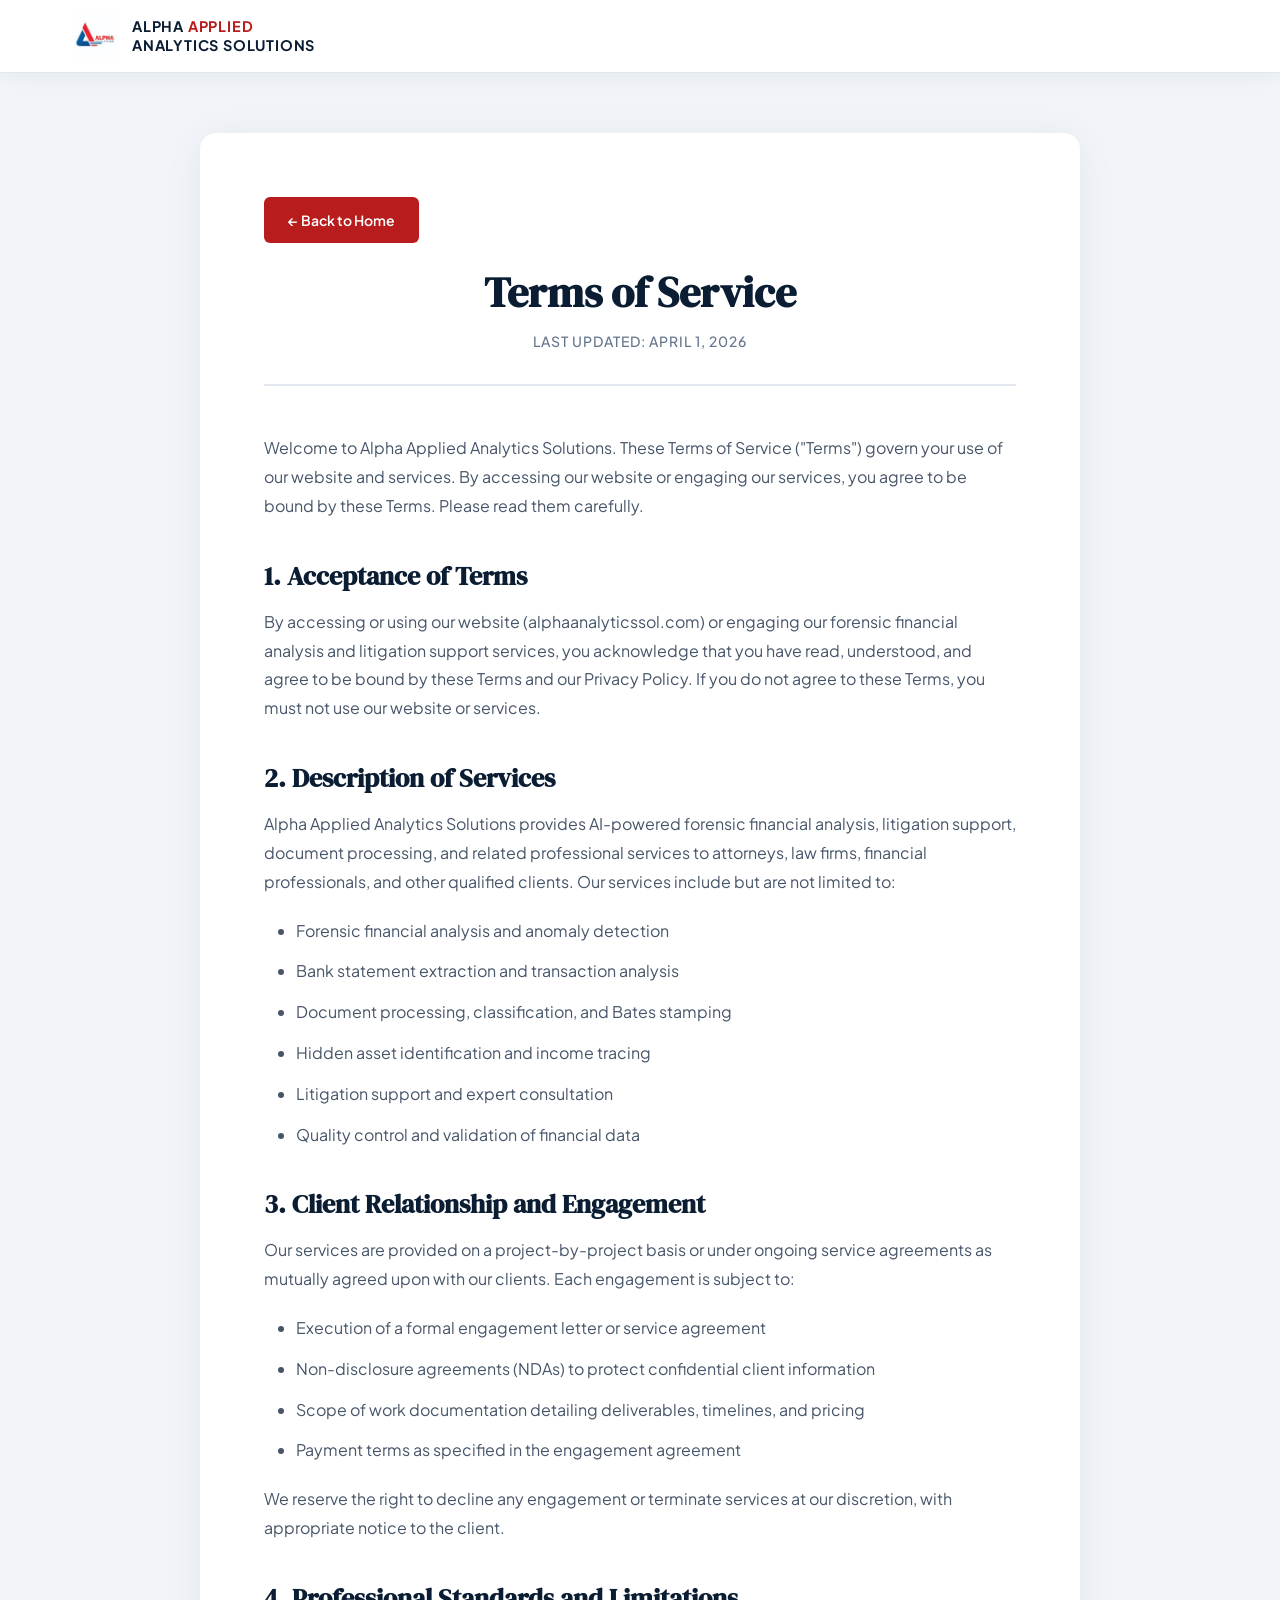
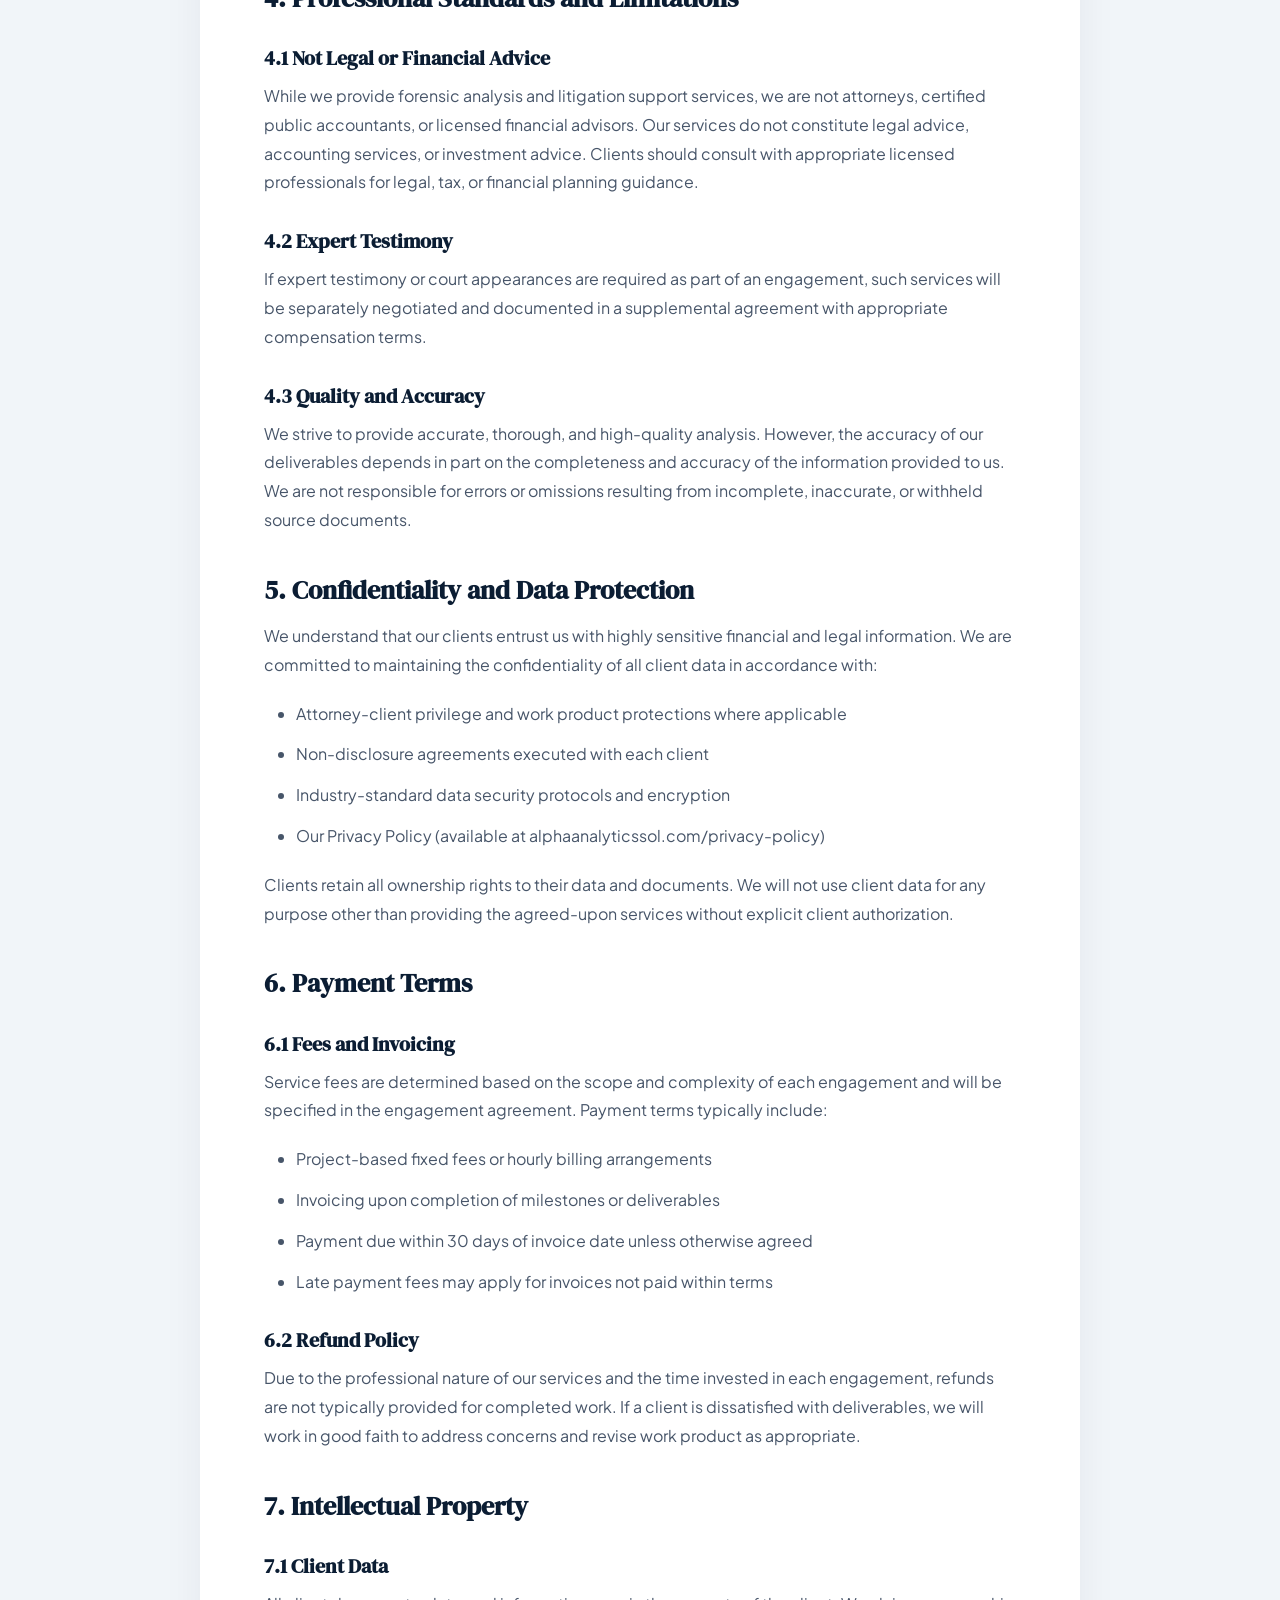
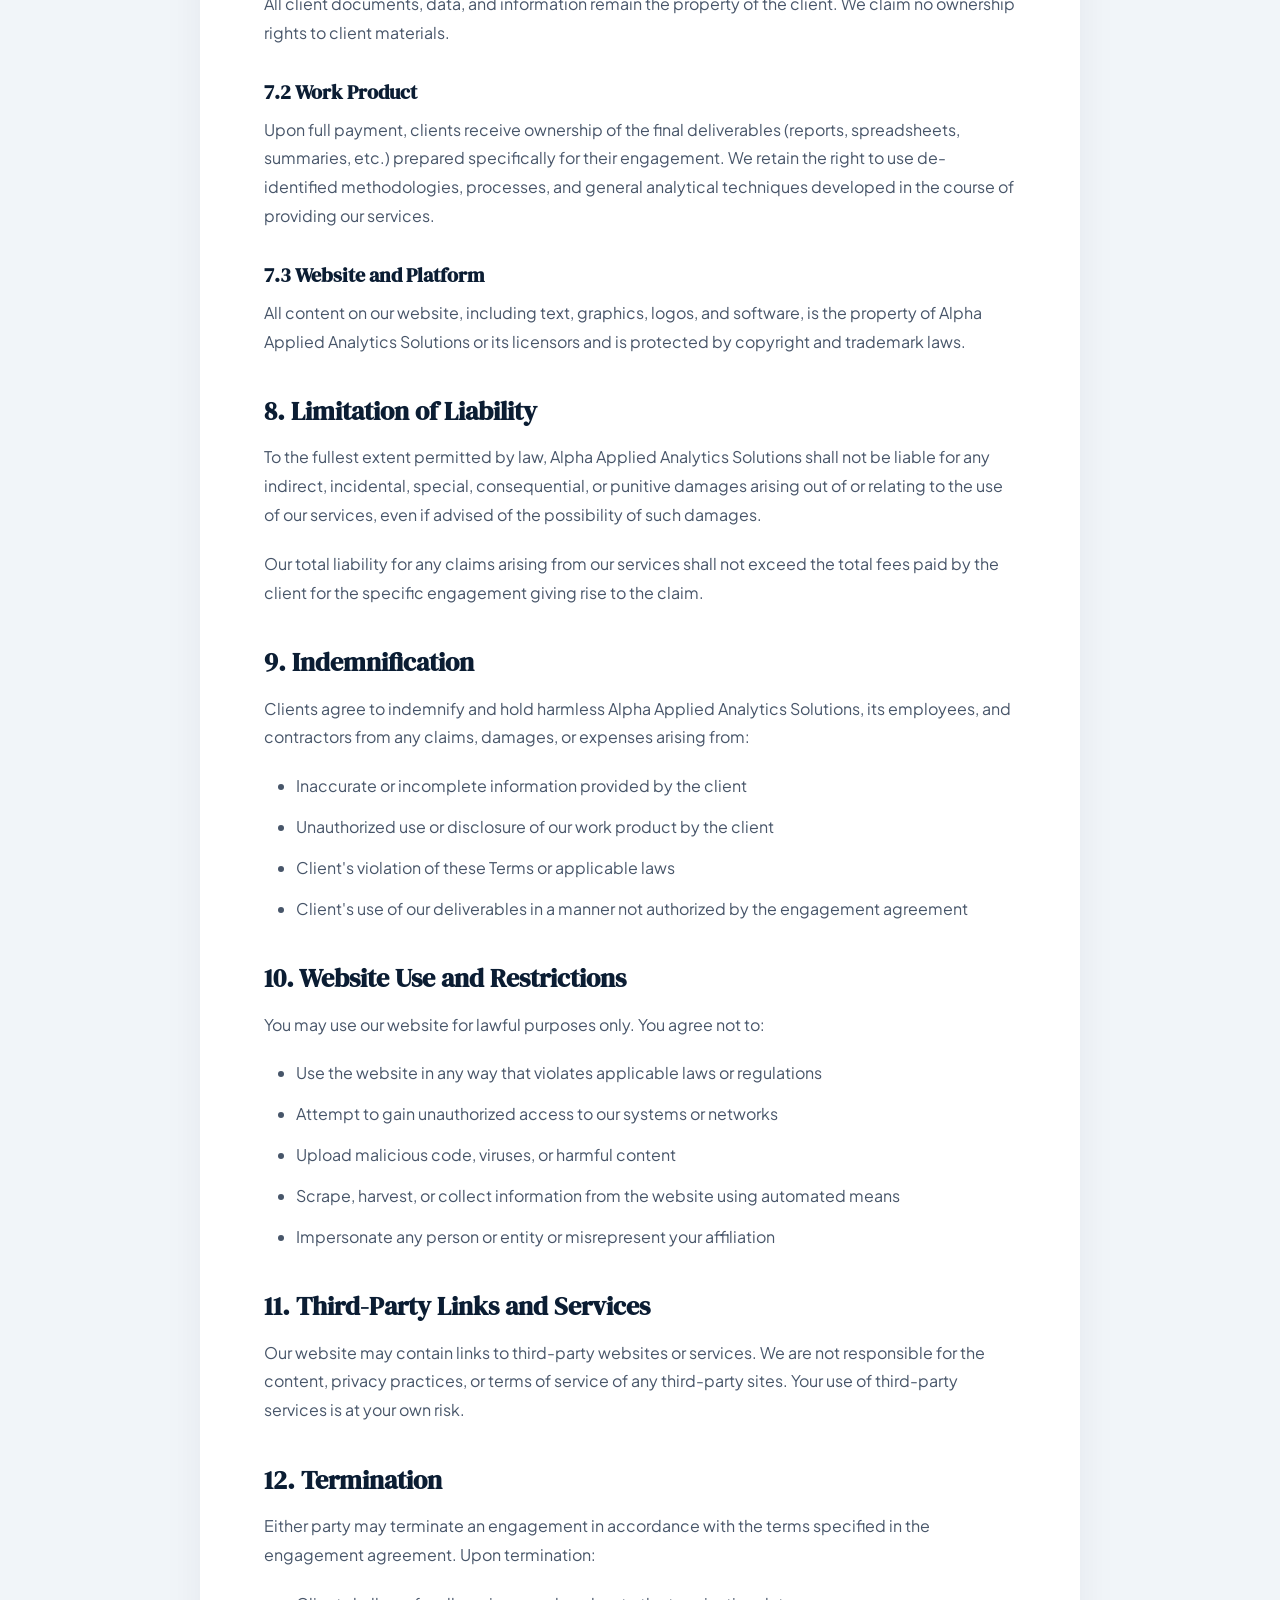
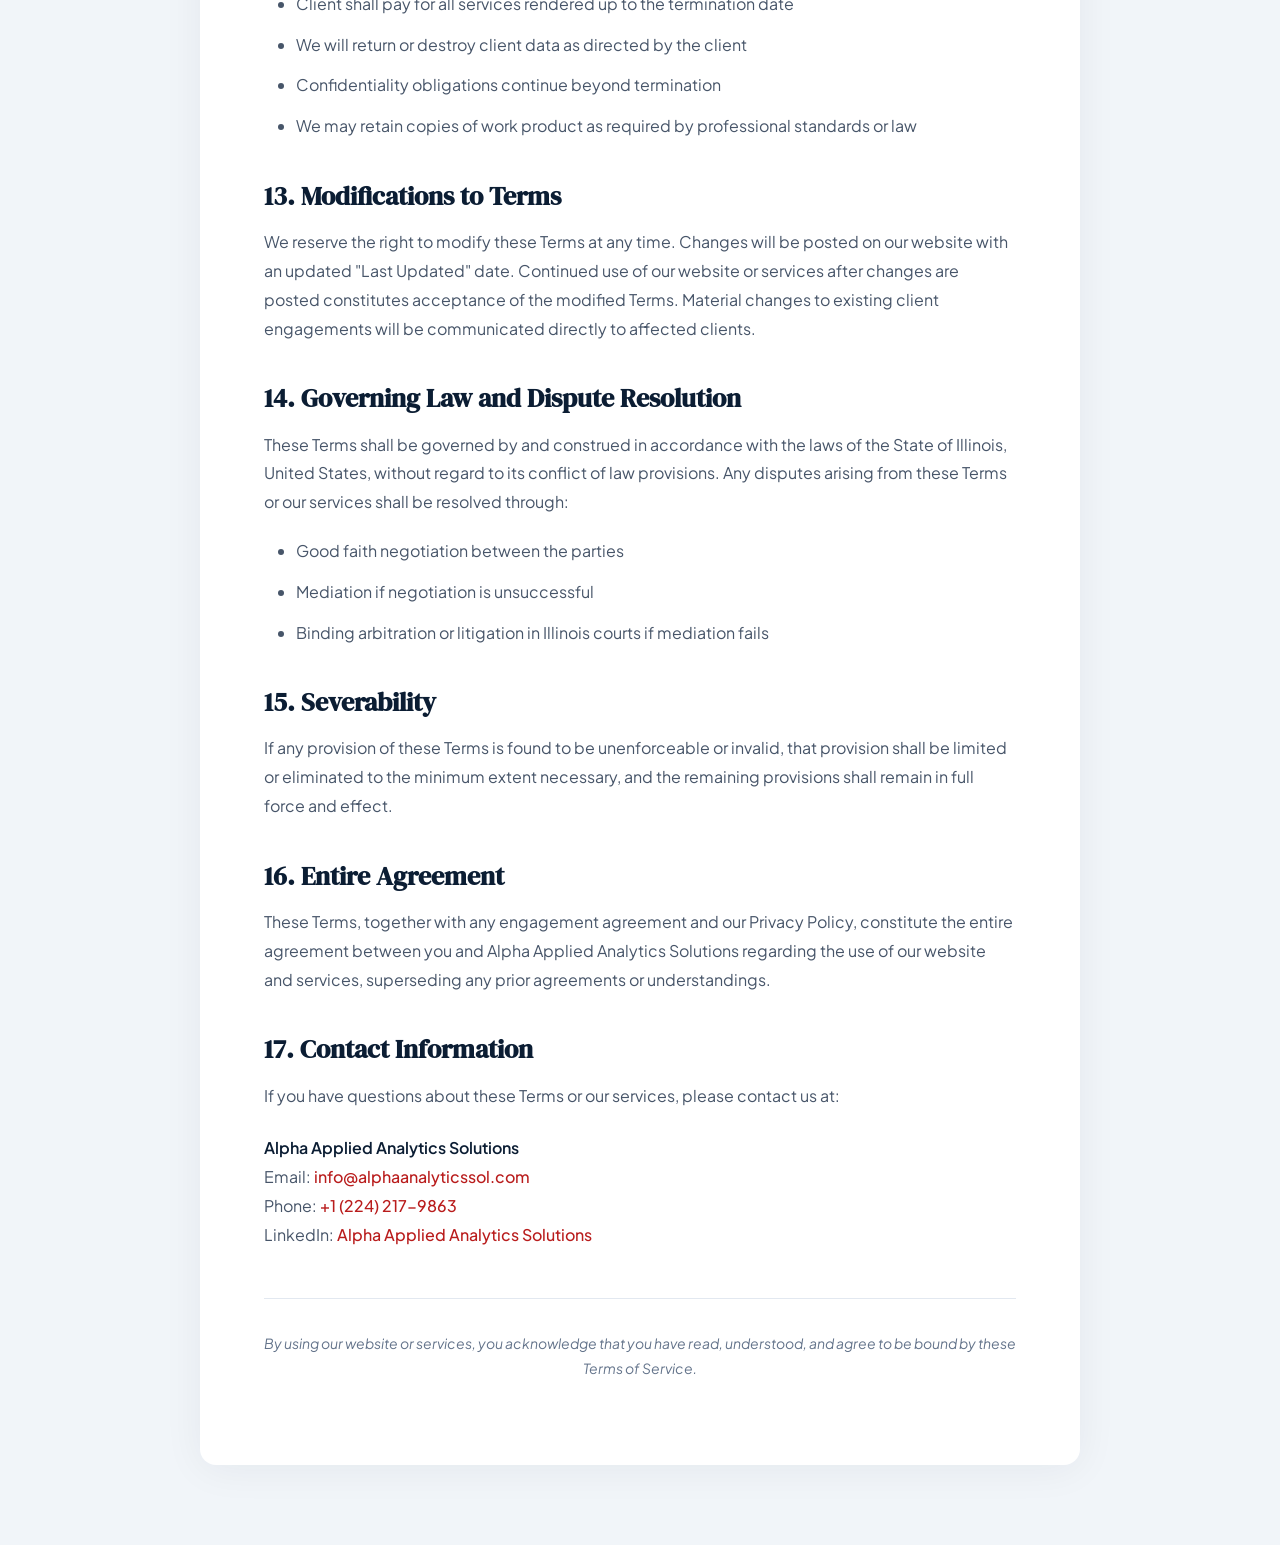
<file: termsofservice.html>
<!DOCTYPE html>
<html lang="en">
<head>
<meta charset="UTF-8">
<meta name="viewport" content="width=device-width, initial-scale=1.0">
<title>Terms of Service — Alpha Applied Analytics Solutions</title>
<link rel="preconnect" href="https://fonts.googleapis.com">
<link rel="preconnect" href="https://fonts.gstatic.com" crossorigin>
<link href="https://fonts.googleapis.com/css2?family=DM+Serif+Display:ital@0;1&family=Plus+Jakarta+Sans:wght@300;400;500;600;700&display=swap" rel="stylesheet">
<style>
:root {
  --navy: #0B1D33;
  --navy-deep: #091729;
  --crimson: #B91C1C;
  --crimson-hover: #991B1B;
  --gold: #C5A572;
  --slate: #64748B;
  --slate-light: #94A3B8;
  --white: #FFFFFF;
  --border: #E2E8F0;
  --bg-subtle: #F1F5F9;
}

* { margin: 0; padding: 0; box-sizing: border-box; }
html { scroll-behavior: smooth; }

body {
  font-family: 'Plus Jakarta Sans', sans-serif;
  color: var(--navy);
  line-height: 1.6;
  background: var(--bg-subtle);
}

h1, h2, h3 {
  font-family: 'DM Serif Display', serif;
  line-height: 1.2;
}

/* ===== NAVBAR ===== */
.navbar {
  background: white;
  border-bottom: 1px solid var(--border);
  box-shadow: 0 2px 24px rgba(11,29,51,0.06);
  position: sticky;
  top: 0;
  z-index: 100;
}
.nav-inner {
  max-width: 1200px;
  margin: 0 auto;
  padding: 0 32px;
  height: 72px;
  display: flex;
  align-items: center;
  justify-content: space-between;
}
.nav-logo {
  display: flex;
  align-items: center;
  gap: 14px;
  text-decoration: none;
}
.nav-logo img {
  width: 46px;
  height: 46px;
  object-fit: contain;
}
.nav-logo-text {
  font-weight: 700;
  font-size: 14.5px;
  letter-spacing: 0.8px;
  color: var(--navy);
  text-transform: uppercase;
  line-height: 1.3;
}
.nav-logo-text .accent { color: var(--crimson); }

/* ===== CONTENT ===== */
.policy-container {
  max-width: 880px;
  margin: 60px auto 80px;
  background: white;
  border-radius: 16px;
  box-shadow: 0 4px 40px rgba(11,29,51,0.06);
  padding: 64px;
}

.policy-header {
  text-align: center;
  margin-bottom: 48px;
  padding-bottom: 32px;
  border-bottom: 2px solid var(--border);
}
.policy-header h1 {
  font-size: 42px;
  color: var(--navy);
  margin-bottom: 12px;
}
.policy-date {
  font-size: 14px;
  color: var(--slate);
  font-weight: 500;
  text-transform: uppercase;
  letter-spacing: 1px;
}

.policy-content h2 {
  font-size: 26px;
  color: var(--navy);
  margin-top: 40px;
  margin-bottom: 16px;
}
.policy-content h3 {
  font-size: 20px;
  color: var(--navy);
  margin-top: 32px;
  margin-bottom: 12px;
}
.policy-content p {
  font-size: 16px;
  color: #475569;
  line-height: 1.8;
  margin-bottom: 20px;
}
.policy-content ul {
  margin: 20px 0 20px 32px;
}
.policy-content li {
  font-size: 16px;
  color: #475569;
  line-height: 1.8;
  margin-bottom: 12px;
}
.policy-content strong {
  color: var(--navy);
  font-weight: 600;
}
.policy-content a {
  color: var(--crimson);
  text-decoration: none;
  font-weight: 500;
}
.policy-content a:hover {
  text-decoration: underline;
}

.policy-footer {
  margin-top: 48px;
  padding-top: 32px;
  border-top: 1px solid var(--border);
  text-align: center;
}
.policy-footer p {
  font-size: 14px;
  color: var(--slate);
  font-style: italic;
}

.back-button {
  display: inline-flex;
  align-items: center;
  gap: 8px;
  padding: 12px 24px;
  background: var(--crimson);
  color: white;
  border-radius: 6px;
  text-decoration: none;
  font-weight: 600;
  font-size: 14px;
  transition: all 0.2s;
  margin-bottom: 24px;
}
.back-button:hover {
  background: var(--crimson-hover);
  transform: translateY(-2px);
}

@media (max-width: 768px) {
  .policy-container {
    margin: 32px 20px 60px;
    padding: 40px 28px;
  }
  .policy-header h1 {
    font-size: 32px;
  }
}
</style>
</head>
<body>

<!-- ===== NAVBAR ===== -->
<nav class="navbar">
  <div class="nav-inner">
    <a href="index.html" class="nav-logo">
      <img src="./images/logo.png" alt="Alpha Applied Analytics Solutions">
      <div class="nav-logo-text">Alpha <span class="accent">Applied</span><br>Analytics Solutions</div>
    </a>
  </div>
</nav>

<!-- ===== POLICY CONTENT ===== -->
<div class="policy-container">
  <a href="index.html" class="back-button">← Back to Home</a>
  
  <div class="policy-header">
    <h1>Terms of Service</h1>
    <p class="policy-date">Last Updated: April 1, 2026</p>
  </div>

  <div class="policy-content">
    <p>Welcome to Alpha Applied Analytics Solutions. These Terms of Service ("Terms") govern your use of our website and services. By accessing our website or engaging our services, you agree to be bound by these Terms. Please read them carefully.</p>

    <h2>1. Acceptance of Terms</h2>
    <p>By accessing or using our website (alphaanalyticssol.com) or engaging our forensic financial analysis and litigation support services, you acknowledge that you have read, understood, and agree to be bound by these Terms and our Privacy Policy. If you do not agree to these Terms, you must not use our website or services.</p>

    <h2>2. Description of Services</h2>
    <p>Alpha Applied Analytics Solutions provides AI-powered forensic financial analysis, litigation support, document processing, and related professional services to attorneys, law firms, financial professionals, and other qualified clients. Our services include but are not limited to:</p>
    <ul>
      <li>Forensic financial analysis and anomaly detection</li>
      <li>Bank statement extraction and transaction analysis</li>
      <li>Document processing, classification, and Bates stamping</li>
      <li>Hidden asset identification and income tracing</li>
      <li>Litigation support and expert consultation</li>
      <li>Quality control and validation of financial data</li>
    </ul>

    <h2>3. Client Relationship and Engagement</h2>
    <p>Our services are provided on a project-by-project basis or under ongoing service agreements as mutually agreed upon with our clients. Each engagement is subject to:</p>
    <ul>
      <li>Execution of a formal engagement letter or service agreement</li>
      <li>Non-disclosure agreements (NDAs) to protect confidential client information</li>
      <li>Scope of work documentation detailing deliverables, timelines, and pricing</li>
      <li>Payment terms as specified in the engagement agreement</li>
    </ul>

    <p>We reserve the right to decline any engagement or terminate services at our discretion, with appropriate notice to the client.</p>

    <h2>4. Professional Standards and Limitations</h2>
    <h3>4.1 Not Legal or Financial Advice</h3>
    <p>While we provide forensic analysis and litigation support services, we are not attorneys, certified public accountants, or licensed financial advisors. Our services do not constitute legal advice, accounting services, or investment advice. Clients should consult with appropriate licensed professionals for legal, tax, or financial planning guidance.</p>

    <h3>4.2 Expert Testimony</h3>
    <p>If expert testimony or court appearances are required as part of an engagement, such services will be separately negotiated and documented in a supplemental agreement with appropriate compensation terms.</p>

    <h3>4.3 Quality and Accuracy</h3>
    <p>We strive to provide accurate, thorough, and high-quality analysis. However, the accuracy of our deliverables depends in part on the completeness and accuracy of the information provided to us. We are not responsible for errors or omissions resulting from incomplete, inaccurate, or withheld source documents.</p>

    <h2>5. Confidentiality and Data Protection</h2>
    <p>We understand that our clients entrust us with highly sensitive financial and legal information. We are committed to maintaining the confidentiality of all client data in accordance with:</p>
    <ul>
      <li>Attorney-client privilege and work product protections where applicable</li>
      <li>Non-disclosure agreements executed with each client</li>
      <li>Industry-standard data security protocols and encryption</li>
      <li>Our Privacy Policy (available at alphaanalyticssol.com/privacy-policy)</li>
    </ul>

    <p>Clients retain all ownership rights to their data and documents. We will not use client data for any purpose other than providing the agreed-upon services without explicit client authorization.</p>

    <h2>6. Payment Terms</h2>
    <h3>6.1 Fees and Invoicing</h3>
    <p>Service fees are determined based on the scope and complexity of each engagement and will be specified in the engagement agreement. Payment terms typically include:</p>
    <ul>
      <li>Project-based fixed fees or hourly billing arrangements</li>
      <li>Invoicing upon completion of milestones or deliverables</li>
      <li>Payment due within 30 days of invoice date unless otherwise agreed</li>
      <li>Late payment fees may apply for invoices not paid within terms</li>
    </ul>

    <h3>6.2 Refund Policy</h3>
    <p>Due to the professional nature of our services and the time invested in each engagement, refunds are not typically provided for completed work. If a client is dissatisfied with deliverables, we will work in good faith to address concerns and revise work product as appropriate.</p>

    <h2>7. Intellectual Property</h2>
    <h3>7.1 Client Data</h3>
    <p>All client documents, data, and information remain the property of the client. We claim no ownership rights to client materials.</p>

    <h3>7.2 Work Product</h3>
    <p>Upon full payment, clients receive ownership of the final deliverables (reports, spreadsheets, summaries, etc.) prepared specifically for their engagement. We retain the right to use de-identified methodologies, processes, and general analytical techniques developed in the course of providing our services.</p>

    <h3>7.3 Website and Platform</h3>
    <p>All content on our website, including text, graphics, logos, and software, is the property of Alpha Applied Analytics Solutions or its licensors and is protected by copyright and trademark laws.</p>

    <h2>8. Limitation of Liability</h2>
    <p>To the fullest extent permitted by law, Alpha Applied Analytics Solutions shall not be liable for any indirect, incidental, special, consequential, or punitive damages arising out of or relating to the use of our services, even if advised of the possibility of such damages.</p>

    <p>Our total liability for any claims arising from our services shall not exceed the total fees paid by the client for the specific engagement giving rise to the claim.</p>

    <h2>9. Indemnification</h2>
    <p>Clients agree to indemnify and hold harmless Alpha Applied Analytics Solutions, its employees, and contractors from any claims, damages, or expenses arising from:</p>
    <ul>
      <li>Inaccurate or incomplete information provided by the client</li>
      <li>Unauthorized use or disclosure of our work product by the client</li>
      <li>Client's violation of these Terms or applicable laws</li>
      <li>Client's use of our deliverables in a manner not authorized by the engagement agreement</li>
    </ul>

    <h2>10. Website Use and Restrictions</h2>
    <p>You may use our website for lawful purposes only. You agree not to:</p>
    <ul>
      <li>Use the website in any way that violates applicable laws or regulations</li>
      <li>Attempt to gain unauthorized access to our systems or networks</li>
      <li>Upload malicious code, viruses, or harmful content</li>
      <li>Scrape, harvest, or collect information from the website using automated means</li>
      <li>Impersonate any person or entity or misrepresent your affiliation</li>
    </ul>

    <h2>11. Third-Party Links and Services</h2>
    <p>Our website may contain links to third-party websites or services. We are not responsible for the content, privacy practices, or terms of service of any third-party sites. Your use of third-party services is at your own risk.</p>

    <h2>12. Termination</h2>
    <p>Either party may terminate an engagement in accordance with the terms specified in the engagement agreement. Upon termination:</p>
    <ul>
      <li>Client shall pay for all services rendered up to the termination date</li>
      <li>We will return or destroy client data as directed by the client</li>
      <li>Confidentiality obligations continue beyond termination</li>
      <li>We may retain copies of work product as required by professional standards or law</li>
    </ul>

    <h2>13. Modifications to Terms</h2>
    <p>We reserve the right to modify these Terms at any time. Changes will be posted on our website with an updated "Last Updated" date. Continued use of our website or services after changes are posted constitutes acceptance of the modified Terms. Material changes to existing client engagements will be communicated directly to affected clients.</p>

    <h2>14. Governing Law and Dispute Resolution</h2>
    <p>These Terms shall be governed by and construed in accordance with the laws of the State of Illinois, United States, without regard to its conflict of law provisions. Any disputes arising from these Terms or our services shall be resolved through:</p>
    <ul>
      <li>Good faith negotiation between the parties</li>
      <li>Mediation if negotiation is unsuccessful</li>
      <li>Binding arbitration or litigation in Illinois courts if mediation fails</li>
    </ul>

    <h2>15. Severability</h2>
    <p>If any provision of these Terms is found to be unenforceable or invalid, that provision shall be limited or eliminated to the minimum extent necessary, and the remaining provisions shall remain in full force and effect.</p>

    <h2>16. Entire Agreement</h2>
    <p>These Terms, together with any engagement agreement and our Privacy Policy, constitute the entire agreement between you and Alpha Applied Analytics Solutions regarding the use of our website and services, superseding any prior agreements or understandings.</p>

    <h2>17. Contact Information</h2>
    <p>If you have questions about these Terms or our services, please contact us at:</p>

    <p style="margin-top: 24px;">
      <strong>Alpha Applied Analytics Solutions</strong><br>
      Email: <a href="mailto:info@alphaanalyticssol.com">info@alphaanalyticssol.com</a><br>
      Phone: <a href="tel:+12242179863">+1 (224) 217-9863</a><br>
      LinkedIn: <a href="https://www.linkedin.com/company/alpha-applied-analytics-solutions" target="_blank">Alpha Applied Analytics Solutions</a>
    </p>

    <div class="policy-footer">
      <p>By using our website or services, you acknowledge that you have read, understood, and agree to be bound by these Terms of Service.</p>
    </div>
  </div>
</div>

</body>
</html>
</file>
